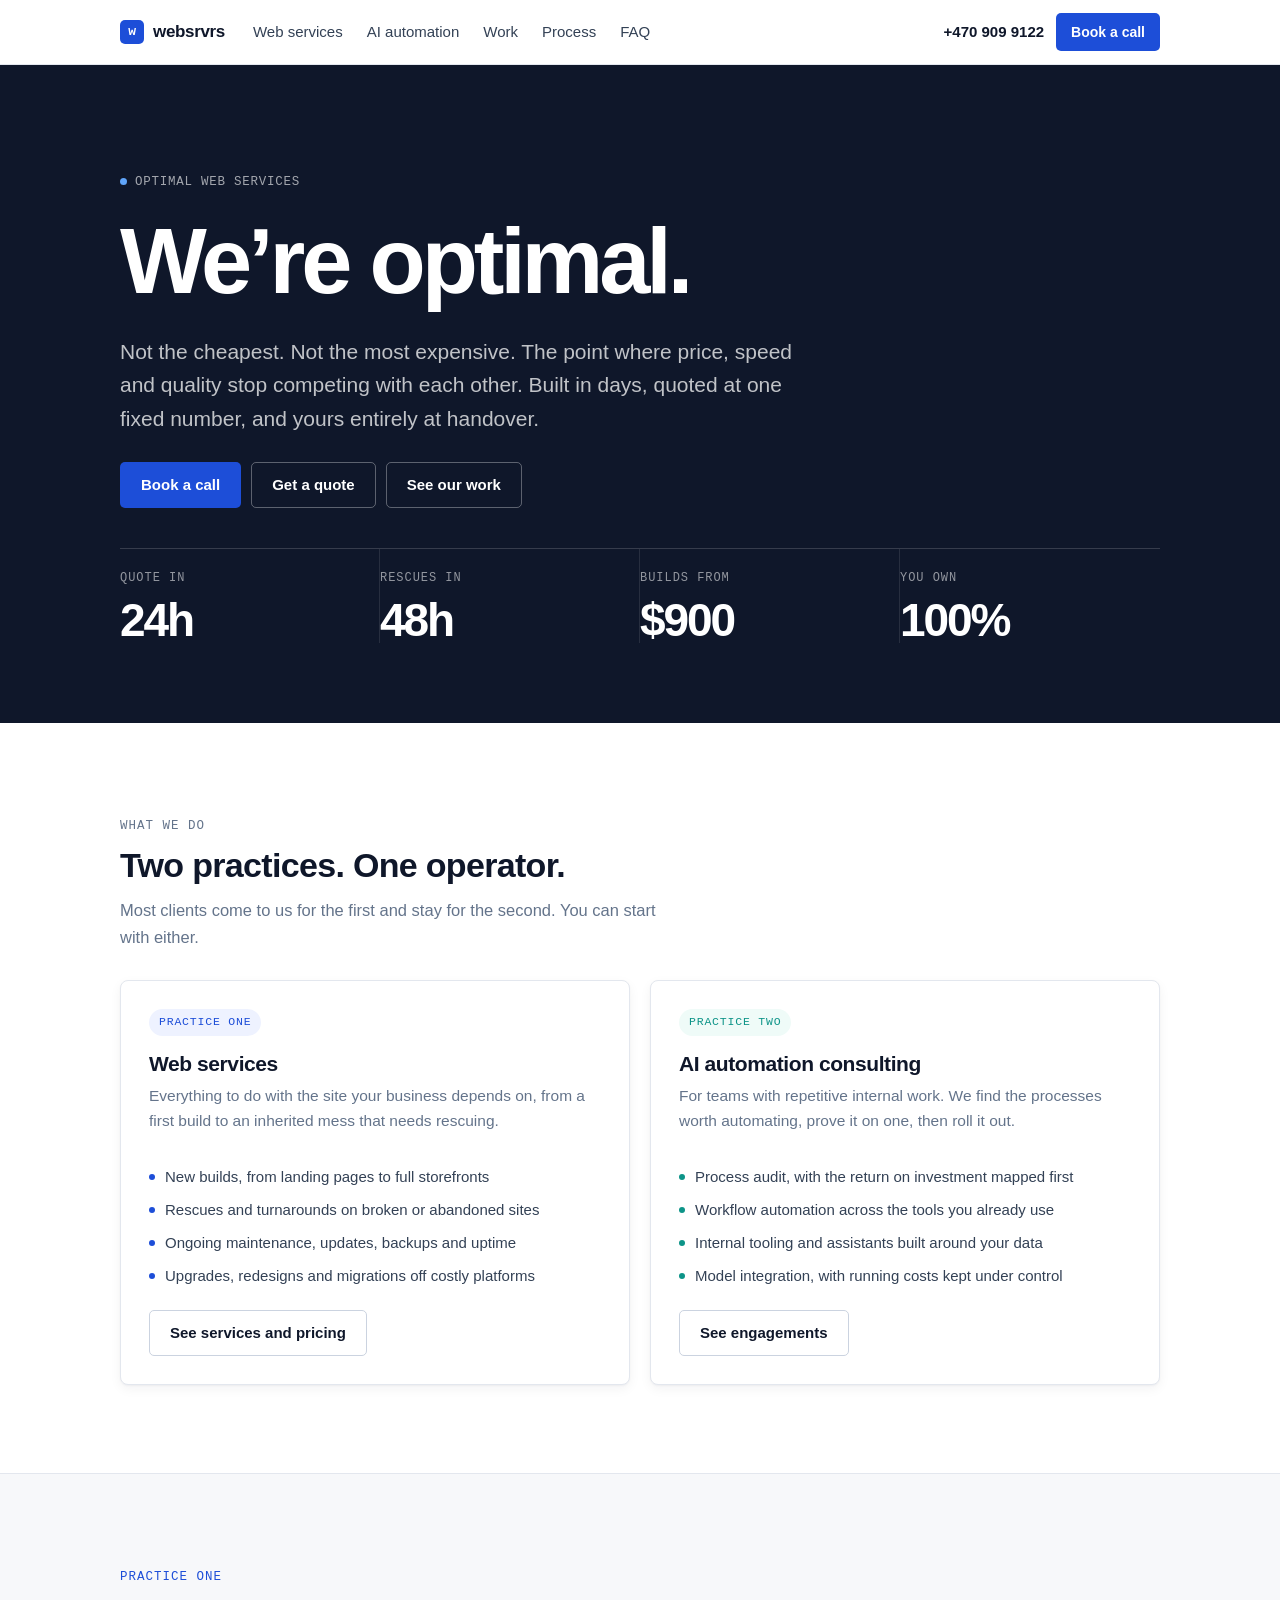
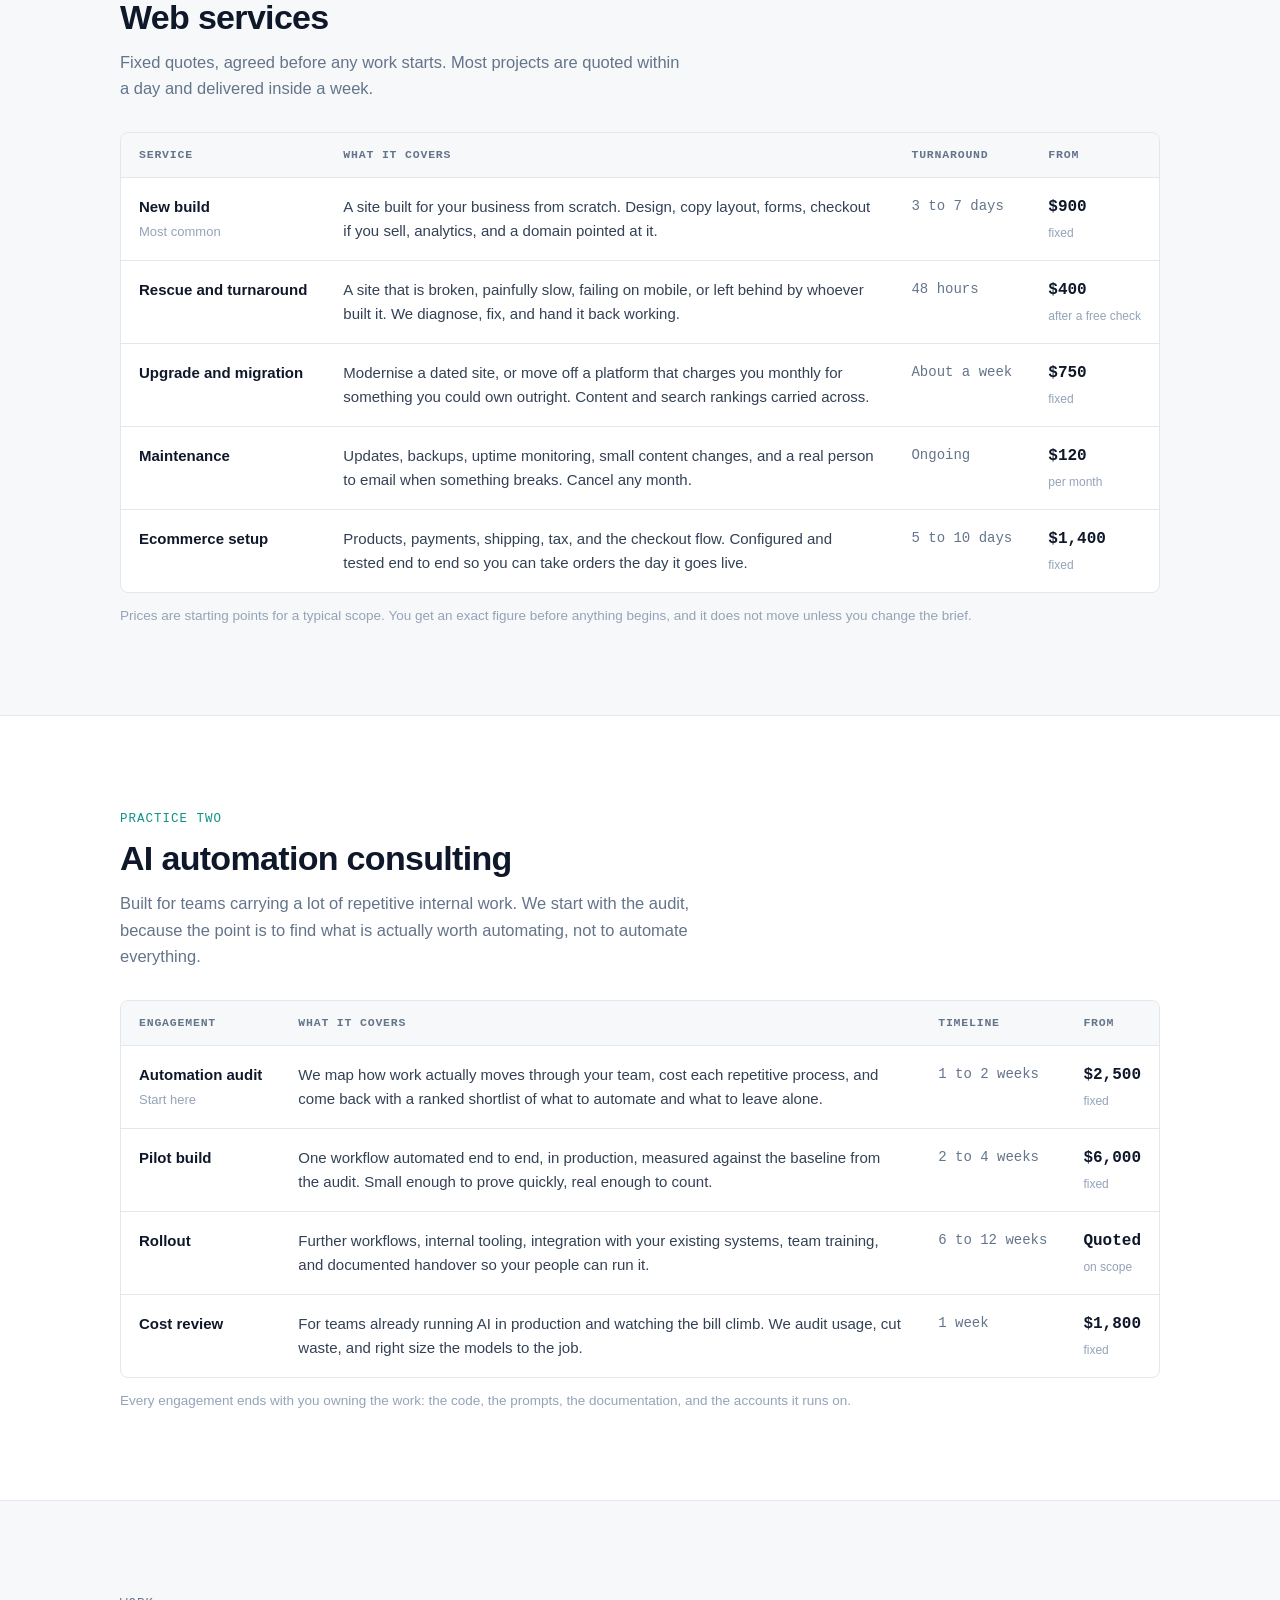
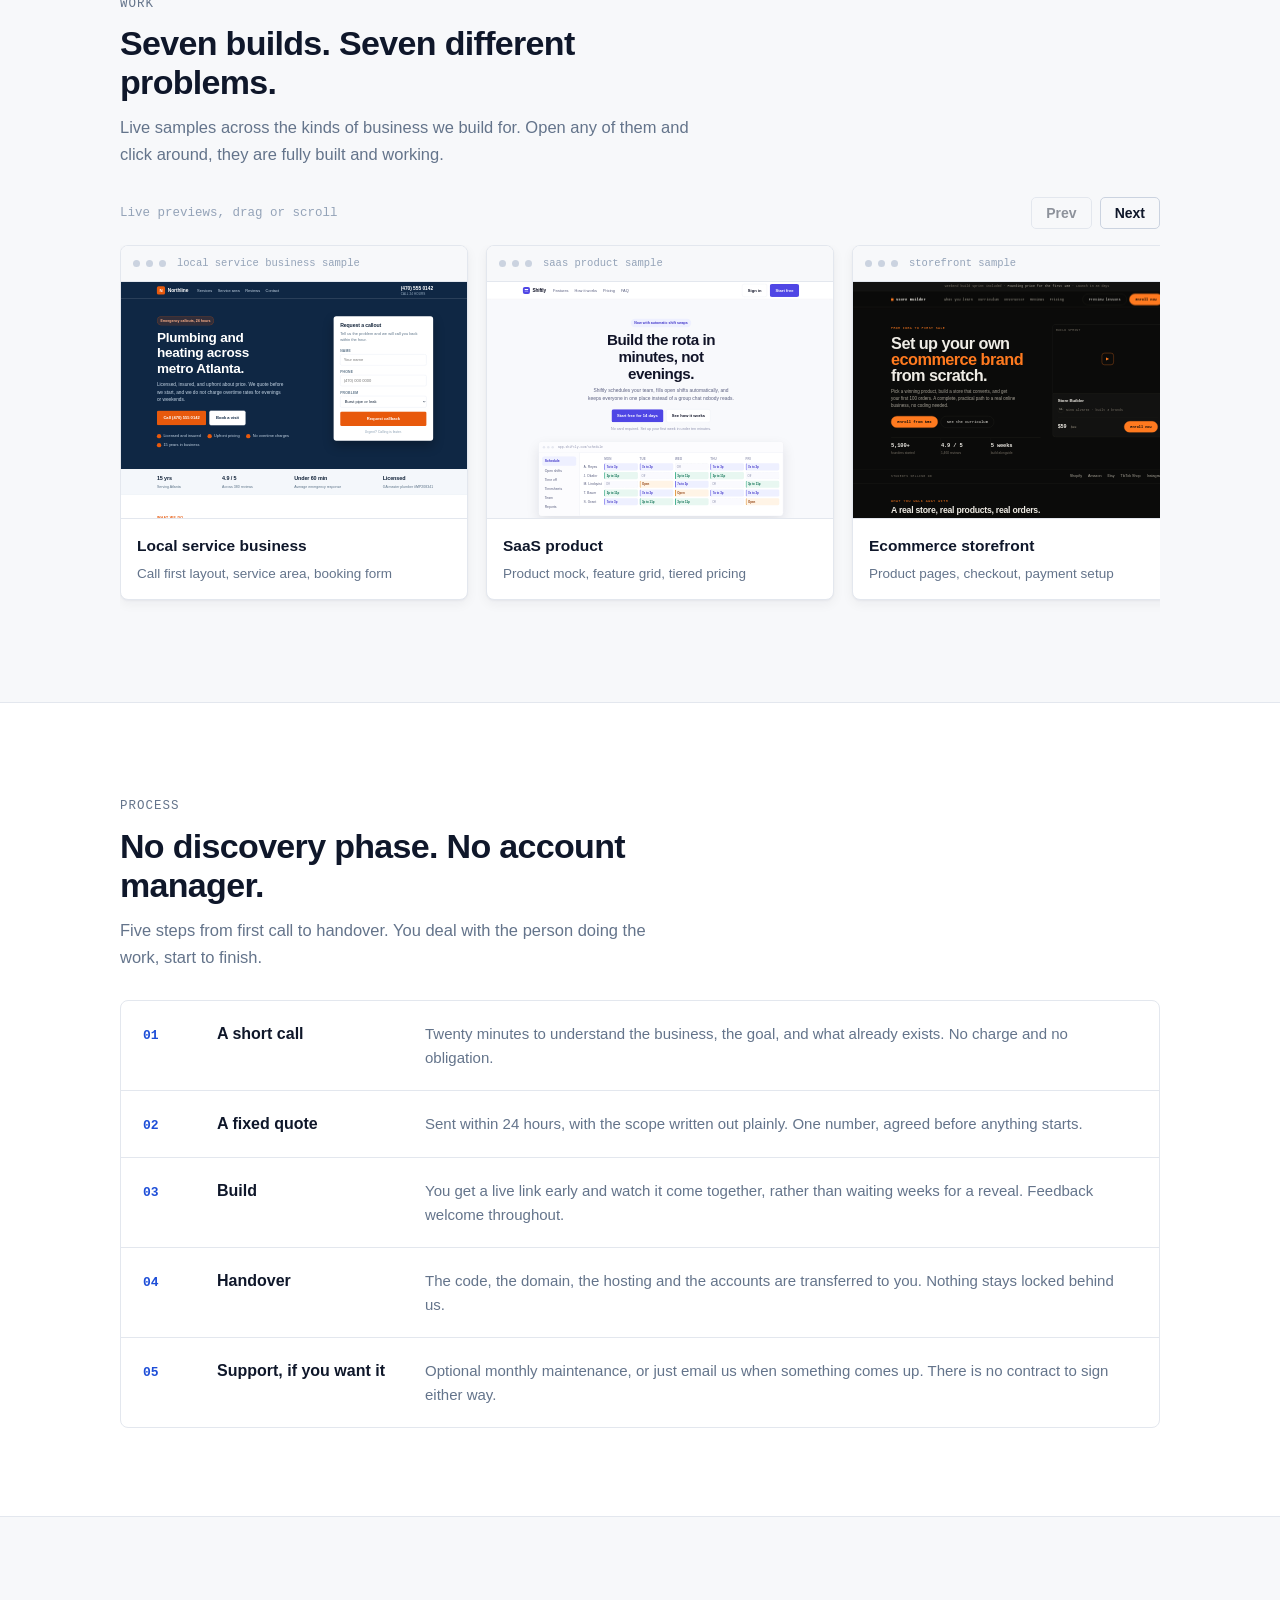
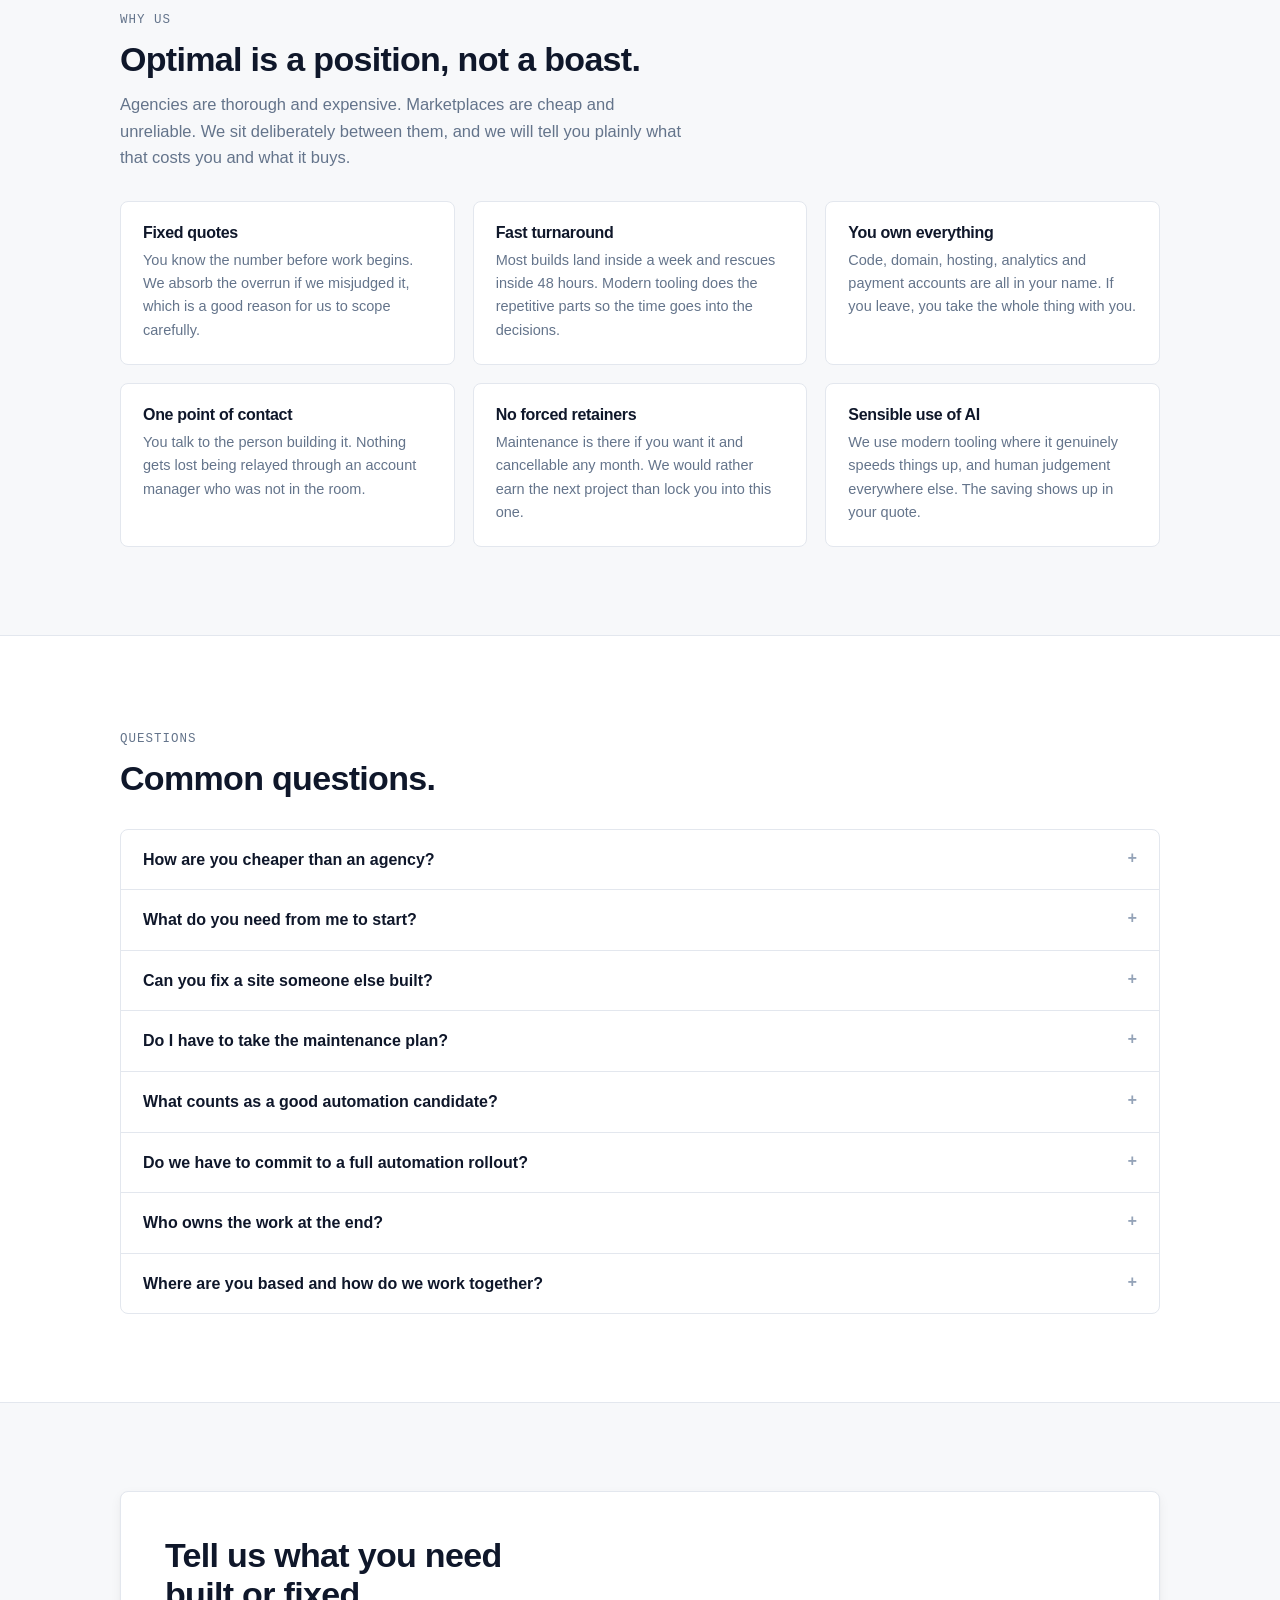
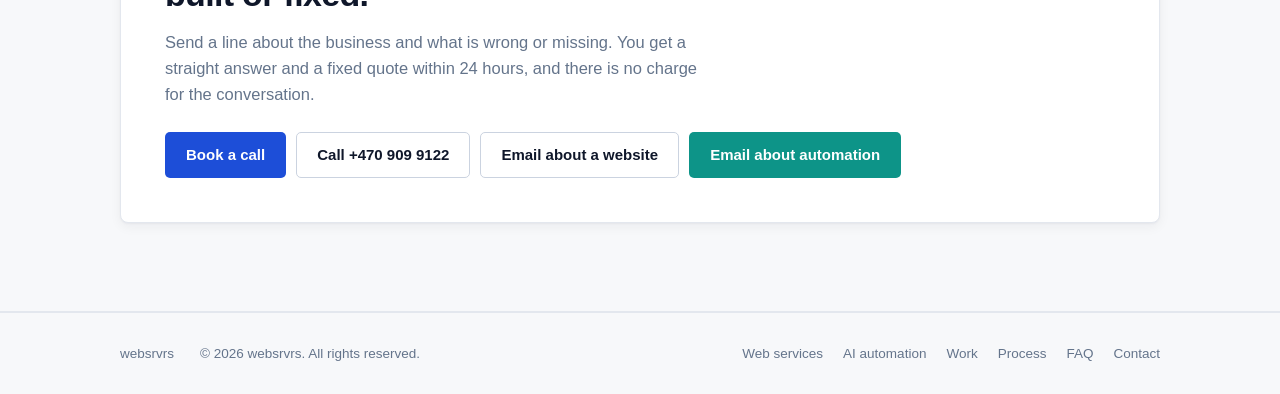
<file: index.html>
<!DOCTYPE html>
<html lang="en">
<head>
  <meta charset="UTF-8" />
  <meta name="viewport" content="width=device-width, initial-scale=1.0" />
  <title>websrvrs · we&#8217;re optimal</title>
  <meta name="description" content="Not the cheapest. Not the most expensive. The point where price, speed and quality stop competing. Sites built in days, quoted at one fixed number, yours at handover. Web services and AI automation." />
  <meta name="theme-color" content="#ffffff" />
  <link rel="icon" href="favicon.svg" type="image/svg+xml" />
  <meta property="og:title" content="websrvrs · we&#8217;re optimal" />
  <meta property="og:description" content="Quote in 24h. Rescues in 48h. Builds from $900. You own 100%. Web services and AI automation." />
  <meta property="og:type" content="website" />
  <link rel="stylesheet" href="styles.css" />
  <script>document.documentElement.classList.add("js");</script>
</head>
<body id="top">

  <header class="mast" id="mast">
    <div class="wrap mast-in">
      <a href="#top" class="brand"><span class="mk">w</span>websrvrs</a>
      <nav>
        <a href="#services">Web services</a>
        <a href="#automation">AI automation</a>
        <a href="#work">Work</a>
        <a href="#process">Process</a>
        <a href="#faq">FAQ</a>
      </nav>
      <div class="right">
        <a href="tel:+4709099122" class="telhdr">+470 909 9122</a>
        <a href="https://calendly.com/hmk4biz/30min" target="_blank" rel="noopener" class="btn btn-primary btn-sm">Book a call</a>
        <button class="burger" id="burger" aria-label="Menu"><span></span><span></span><span></span></button>
      </div>
    </div>
  </header>

  <main>
    <!-- HERO -->
    <section class="hero">
      <div class="wrap">
        <span class="kick"><i></i>Optimal web services</span>
        <h1>We&#8217;re optimal.</h1>
        <p class="sub">Not the cheapest. Not the most expensive. The point where price, speed and quality stop competing with each other. Built in days, quoted at one fixed number, and yours entirely at handover.</p>
        <div class="acts">
          <a href="https://calendly.com/hmk4biz/30min" target="_blank" rel="noopener" class="btn btn-primary">Book a call</a>
          <a href="#contact" class="btn btn-ondark">Get a quote</a>
          <a href="#work" class="btn btn-ondark">See our work</a>
        </div>
        <dl class="stats">
          <div><dt>Quote in</dt><dd>24h</dd></div>
          <div><dt>Rescues in</dt><dd>48h</dd></div>
          <div><dt>Builds from</dt><dd>$900</dd></div>
          <div><dt>You own</dt><dd>100%</dd></div>
        </dl>
      </div>
    </section>

    <!-- PRACTICES -->
    <section class="sect" id="practices">
      <div class="wrap">
        <div class="shead rise">
          <span class="lbl">What we do</span>
          <h2>Two practices. One operator.</h2>
          <p>Most clients come to us for the first and stay for the second. You can start with either.</p>
        </div>

        <div class="practices">
          <div class="prac web rise">
            <span class="tag">Practice one</span>
            <h3>Web services</h3>
            <p>Everything to do with the site your business depends on, from a first build to an inherited mess that needs rescuing.</p>
            <ul>
              <li>New builds, from landing pages to full storefronts</li>
              <li>Rescues and turnarounds on broken or abandoned sites</li>
              <li>Ongoing maintenance, updates, backups and uptime</li>
              <li>Upgrades, redesigns and migrations off costly platforms</li>
            </ul>
            <a href="#services" class="btn btn-ghost">See services and pricing</a>
          </div>

          <div class="prac ai rise">
            <span class="tag">Practice two</span>
            <h3>AI automation consulting</h3>
            <p>For teams with repetitive internal work. We find the processes worth automating, prove it on one, then roll it out.</p>
            <ul>
              <li>Process audit, with the return on investment mapped first</li>
              <li>Workflow automation across the tools you already use</li>
              <li>Internal tooling and assistants built around your data</li>
              <li>Model integration, with running costs kept under control</li>
            </ul>
            <a href="#automation" class="btn btn-ghost">See engagements</a>
          </div>
        </div>
      </div>
    </section>

    <!-- WEB SERVICES -->
    <section class="sect sink" id="services">
      <div class="wrap">
        <div class="shead rise">
          <span class="lbl web">Practice one</span>
          <h2>Web services</h2>
          <p>Fixed quotes, agreed before any work starts. Most projects are quoted within a day and delivered inside a week.</p>
        </div>
        <div class="tbl-scroll rise">
          <table>
            <thead>
              <tr><th>Service</th><th>What it covers</th><th>Turnaround</th><th>From</th></tr>
            </thead>
            <tbody>
              <tr>
                <td class="svc">New build<small>Most common</small></td>
                <td>A site built for your business from scratch. Design, copy layout, forms, checkout if you sell, analytics, and a domain pointed at it.</td>
                <td class="turn">3 to 7 days</td>
                <td class="from">$900<small>fixed</small></td>
              </tr>
              <tr>
                <td class="svc">Rescue and turnaround</td>
                <td>A site that is broken, painfully slow, failing on mobile, or left behind by whoever built it. We diagnose, fix, and hand it back working.</td>
                <td class="turn">48 hours</td>
                <td class="from">$400<small>after a free check</small></td>
              </tr>
              <tr>
                <td class="svc">Upgrade and migration</td>
                <td>Modernise a dated site, or move off a platform that charges you monthly for something you could own outright. Content and search rankings carried across.</td>
                <td class="turn">About a week</td>
                <td class="from">$750<small>fixed</small></td>
              </tr>
              <tr>
                <td class="svc">Maintenance</td>
                <td>Updates, backups, uptime monitoring, small content changes, and a real person to email when something breaks. Cancel any month.</td>
                <td class="turn">Ongoing</td>
                <td class="from">$120<small>per month</small></td>
              </tr>
              <tr>
                <td class="svc">Ecommerce setup</td>
                <td>Products, payments, shipping, tax, and the checkout flow. Configured and tested end to end so you can take orders the day it goes live.</td>
                <td class="turn">5 to 10 days</td>
                <td class="from">$1,400<small>fixed</small></td>
              </tr>
            </tbody>
          </table>
        </div>
        <p class="tbl-note rise">Prices are starting points for a typical scope. You get an exact figure before anything begins, and it does not move unless you change the brief.</p>
      </div>
    </section>

    <!-- AI AUTOMATION -->
    <section class="sect" id="automation">
      <div class="wrap">
        <div class="shead rise">
          <span class="lbl ai">Practice two</span>
          <h2>AI automation consulting</h2>
          <p>Built for teams carrying a lot of repetitive internal work. We start with the audit, because the point is to find what is actually worth automating, not to automate everything.</p>
        </div>
        <div class="tbl-scroll rise">
          <table>
            <thead>
              <tr><th>Engagement</th><th>What it covers</th><th>Timeline</th><th>From</th></tr>
            </thead>
            <tbody>
              <tr>
                <td class="svc">Automation audit<small>Start here</small></td>
                <td>We map how work actually moves through your team, cost each repetitive process, and come back with a ranked shortlist of what to automate and what to leave alone.</td>
                <td class="turn">1 to 2 weeks</td>
                <td class="from">$2,500<small>fixed</small></td>
              </tr>
              <tr>
                <td class="svc">Pilot build</td>
                <td>One workflow automated end to end, in production, measured against the baseline from the audit. Small enough to prove quickly, real enough to count.</td>
                <td class="turn">2 to 4 weeks</td>
                <td class="from">$6,000<small>fixed</small></td>
              </tr>
              <tr>
                <td class="svc">Rollout</td>
                <td>Further workflows, internal tooling, integration with your existing systems, team training, and documented handover so your people can run it.</td>
                <td class="turn">6 to 12 weeks</td>
                <td class="from">Quoted<small>on scope</small></td>
              </tr>
              <tr>
                <td class="svc">Cost review</td>
                <td>For teams already running AI in production and watching the bill climb. We audit usage, cut waste, and right size the models to the job.</td>
                <td class="turn">1 week</td>
                <td class="from">$1,800<small>fixed</small></td>
              </tr>
            </tbody>
          </table>
        </div>
        <p class="tbl-note rise">Every engagement ends with you owning the work: the code, the prompts, the documentation, and the accounts it runs on.</p>
      </div>
    </section>

    <!-- WORK -->
    <section class="sect sink" id="work">
      <div class="wrap">
        <div class="shead rise">
          <span class="lbl">Work</span>
          <h2>Seven builds. Seven different problems.</h2>
          <p>Live samples across the kinds of business we build for. Open any of them and click around, they are fully built and working.</p>
        </div>

        <div class="rise">
          <div class="cara-head">
            <span class="hint">Live previews, drag or scroll</span>
            <div class="navs">
              <button class="btn btn-ghost btn-sm" id="prev" type="button">Prev</button>
              <button class="btn btn-ghost btn-sm" id="next" type="button">Next</button>
            </div>
          </div>
          <div class="track" id="track">
            <a class="card" href="work/local/">
              <div class="card-bar"><i></i><i></i><i></i><span class="u">local service business sample</span></div>
              <div class="card-view"><iframe src="work/local/" title="Local service business sample" loading="lazy" tabindex="-1" aria-hidden="true"></iframe></div>
              <div class="card-cap"><b>Local service business</b><span>Call first layout, service area, booking form</span></div>
            </a>
            <a class="card" href="work/saas/">
              <div class="card-bar"><i></i><i></i><i></i><span class="u">saas product sample</span></div>
              <div class="card-view"><iframe src="work/saas/" title="SaaS product sample" loading="lazy" tabindex="-1" aria-hidden="true"></iframe></div>
              <div class="card-cap"><b>SaaS product</b><span>Product mock, feature grid, tiered pricing</span></div>
            </a>
            <a class="card" href="work/storefront/">
              <div class="card-bar"><i></i><i></i><i></i><span class="u">storefront sample</span></div>
              <div class="card-view"><iframe src="work/storefront/" title="Storefront sample" loading="lazy" tabindex="-1" aria-hidden="true"></iframe></div>
              <div class="card-cap"><b>Ecommerce storefront</b><span>Product pages, checkout, payment setup</span></div>
            </a>
            <a class="card" href="work/booking/">
              <div class="card-bar"><i></i><i></i><i></i><span class="u">service business sample</span></div>
              <div class="card-view"><iframe src="work/booking/" title="Service business sample" loading="lazy" tabindex="-1" aria-hidden="true"></iframe></div>
              <div class="card-cap"><b>Service business</b><span>Editorial layout, booked sessions, enquiries</span></div>
            </a>
            <a class="card" href="work/membership/">
              <div class="card-bar"><i></i><i></i><i></i><span class="u">membership sample</span></div>
              <div class="card-view"><iframe src="work/membership/" title="Membership sample" loading="lazy" tabindex="-1" aria-hidden="true"></iframe></div>
              <div class="card-cap"><b>Membership and community</b><span>Recurring access, tiers, member area</span></div>
            </a>
            <a class="card" href="work/program/">
              <div class="card-bar"><i></i><i></i><i></i><span class="u">program sample</span></div>
              <div class="card-view"><iframe src="work/program/" title="Program sample" loading="lazy" tabindex="-1" aria-hidden="true"></iframe></div>
              <div class="card-cap"><b>Program and enrolment</b><span>Curriculum, tiers, sign up flow</span></div>
            </a>
            <a class="card" href="work/digital/">
              <div class="card-bar"><i></i><i></i><i></i><span class="u">digital product sample</span></div>
              <div class="card-view"><iframe src="work/digital/" title="Digital product sample" loading="lazy" tabindex="-1" aria-hidden="true"></iframe></div>
              <div class="card-cap"><b>Digital product</b><span>Landing page, pricing tiers, instant delivery</span></div>
            </a>
          </div>
        </div>
      </div>
    </section>

    <!-- PROCESS -->
    <section class="sect" id="process">
      <div class="wrap">
        <div class="shead rise">
          <span class="lbl">Process</span>
          <h2>No discovery phase. No account manager.</h2>
          <p>Five steps from first call to handover. You deal with the person doing the work, start to finish.</p>
        </div>
        <div class="steps rise">
          <div class="step"><span class="n">01</span><span class="t">A short call</span><span class="d">Twenty minutes to understand the business, the goal, and what already exists. No charge and no obligation.</span></div>
          <div class="step"><span class="n">02</span><span class="t">A fixed quote</span><span class="d">Sent within 24 hours, with the scope written out plainly. One number, agreed before anything starts.</span></div>
          <div class="step"><span class="n">03</span><span class="t">Build</span><span class="d">You get a live link early and watch it come together, rather than waiting weeks for a reveal. Feedback welcome throughout.</span></div>
          <div class="step"><span class="n">04</span><span class="t">Handover</span><span class="d">The code, the domain, the hosting and the accounts are transferred to you. Nothing stays locked behind us.</span></div>
          <div class="step"><span class="n">05</span><span class="t">Support, if you want it</span><span class="d">Optional monthly maintenance, or just email us when something comes up. There is no contract to sign either way.</span></div>
        </div>
      </div>
    </section>

    <!-- WHY -->
    <section class="sect sink" id="why">
      <div class="wrap">
        <div class="shead rise">
          <span class="lbl">Why us</span>
          <h2>Optimal is a position, not a boast.</h2>
          <p>Agencies are thorough and expensive. Marketplaces are cheap and unreliable. We sit deliberately between them, and we will tell you plainly what that costs you and what it buys.</p>
        </div>
        <div class="why">
          <div class="c rise"><h3>Fixed quotes</h3><p>You know the number before work begins. We absorb the overrun if we misjudged it, which is a good reason for us to scope carefully.</p></div>
          <div class="c rise"><h3>Fast turnaround</h3><p>Most builds land inside a week and rescues inside 48 hours. Modern tooling does the repetitive parts so the time goes into the decisions.</p></div>
          <div class="c rise"><h3>You own everything</h3><p>Code, domain, hosting, analytics and payment accounts are all in your name. If you leave, you take the whole thing with you.</p></div>
          <div class="c rise"><h3>One point of contact</h3><p>You talk to the person building it. Nothing gets lost being relayed through an account manager who was not in the room.</p></div>
          <div class="c rise"><h3>No forced retainers</h3><p>Maintenance is there if you want it and cancellable any month. We would rather earn the next project than lock you into this one.</p></div>
          <div class="c rise"><h3>Sensible use of AI</h3><p>We use modern tooling where it genuinely speeds things up, and human judgement everywhere else. The saving shows up in your quote.</p></div>
        </div>
      </div>
    </section>

    <!-- FAQ -->
    <section class="sect" id="faq">
      <div class="wrap">
        <div class="shead rise">
          <span class="lbl">Questions</span>
          <h2>Common questions.</h2>
        </div>
        <div class="faq rise">
          <details>
            <summary><span>How are you cheaper than an agency?</span><span class="pl">+</span></summary>
            <div class="ans">No offices, no account layer, and no sales team to fund. We also use modern tooling for the repetitive parts of a build, so the hours that get billed are the ones that actually needed judgement. You are paying for the work rather than the overhead around it.</div>
          </details>
          <details>
            <summary><span>What do you need from me to start?</span><span class="pl">+</span></summary>
            <div class="ans">Whatever you already have. Logos, copy, product photos, an old site, a rough sketch, or nothing but a conversation. We work from the state you are in rather than asking you to prepare a brief first.</div>
          </details>
          <details>
            <summary><span>Can you fix a site someone else built?</span><span class="pl">+</span></summary>
            <div class="ans">Yes, that is a large part of what we do. Send us the URL and we will tell you honestly whether it is worth repairing or cheaper to rebuild. The initial check costs nothing.</div>
          </details>
          <details>
            <summary><span>Do I have to take the maintenance plan?</span><span class="pl">+</span></summary>
            <div class="ans">No. It exists because most clients would rather not think about updates and backups, but the site is yours either way and it will keep running without us.</div>
          </details>
          <details>
            <summary><span>What counts as a good automation candidate?</span><span class="pl">+</span></summary>
            <div class="ans">Work that is repetitive, rule based, high volume, and currently done by a person reading and retyping things. Quoting, intake, triage, reporting, data entry between systems. The audit exists to find these rather than guess at them.</div>
          </details>
          <details>
            <summary><span>Do we have to commit to a full automation rollout?</span><span class="pl">+</span></summary>
            <div class="ans">No. The audit stands alone and is useful on its own, and the pilot is deliberately small so you can judge the result before committing further. Many clients stop after the pilot, and that is a fine outcome.</div>
          </details>
          <details>
            <summary><span>Who owns the work at the end?</span><span class="pl">+</span></summary>
            <div class="ans">You do, in every case. Code, documentation, prompts, domains and accounts are transferred into your name at handover. There is no licence and no dependency on us continuing.</div>
          </details>
          <details>
            <summary><span>Where are you based and how do we work together?</span><span class="pl">+</span></summary>
            <div class="ans">We work remotely with clients across time zones, over email and scheduled calls. Most projects need one call at the start and one at handover, and everything between is asynchronous.</div>
          </details>
        </div>
      </div>
    </section>

    <!-- CONTACT -->
    <section class="sect sink" id="contact">
      <div class="wrap">
        <div class="cta rise">
          <h2>Tell us what you need built or fixed.</h2>
          <p>Send a line about the business and what is wrong or missing. You get a straight answer and a fixed quote within 24 hours, and there is no charge for the conversation.</p>
          <div class="acts">
            <a class="btn btn-primary" href="https://calendly.com/hmk4biz/30min" target="_blank" rel="noopener">Book a call</a>
            <a class="btn btn-ghost" href="tel:+4709099122">Call +470 909 9122</a>
            <a class="btn btn-ghost" href="mailto:hmk4biz@gmail.com?subject=Website%20enquiry&body=Hi%2C%0D%0A%0D%0ABusiness%3A%0D%0ACurrent%20site%20(if%20any)%3A%0D%0AWhat%20I%20need%3A%0D%0ATimeline%3A%0D%0A">Email about a website</a>
            <a class="btn btn-ai" href="mailto:hmk4biz@gmail.com?subject=AI%20automation%20enquiry&body=Hi%2C%0D%0A%0D%0ACompany%3A%0D%0ATeam%20size%3A%0D%0AThe%20repetitive%20work%20we%20want%20to%20look%20at%3A%0D%0A">Email about automation</a>
          </div>
        </div>
      </div>
    </section>
  </main>

  <footer class="foot">
    <div class="wrap foot-in">
      <span>websrvrs</span>
      <span>&#169; 2026 websrvrs. All rights reserved.</span>
      <nav>
        <a href="#services">Web services</a>
        <a href="#automation">AI automation</a>
        <a href="#work">Work</a>
        <a href="#process">Process</a>
        <a href="#faq">FAQ</a>
        <a href="#contact">Contact</a>
      </nav>
    </div>
  </footer>

  <script src="script.js"></script>
</body>
</html>
</file>
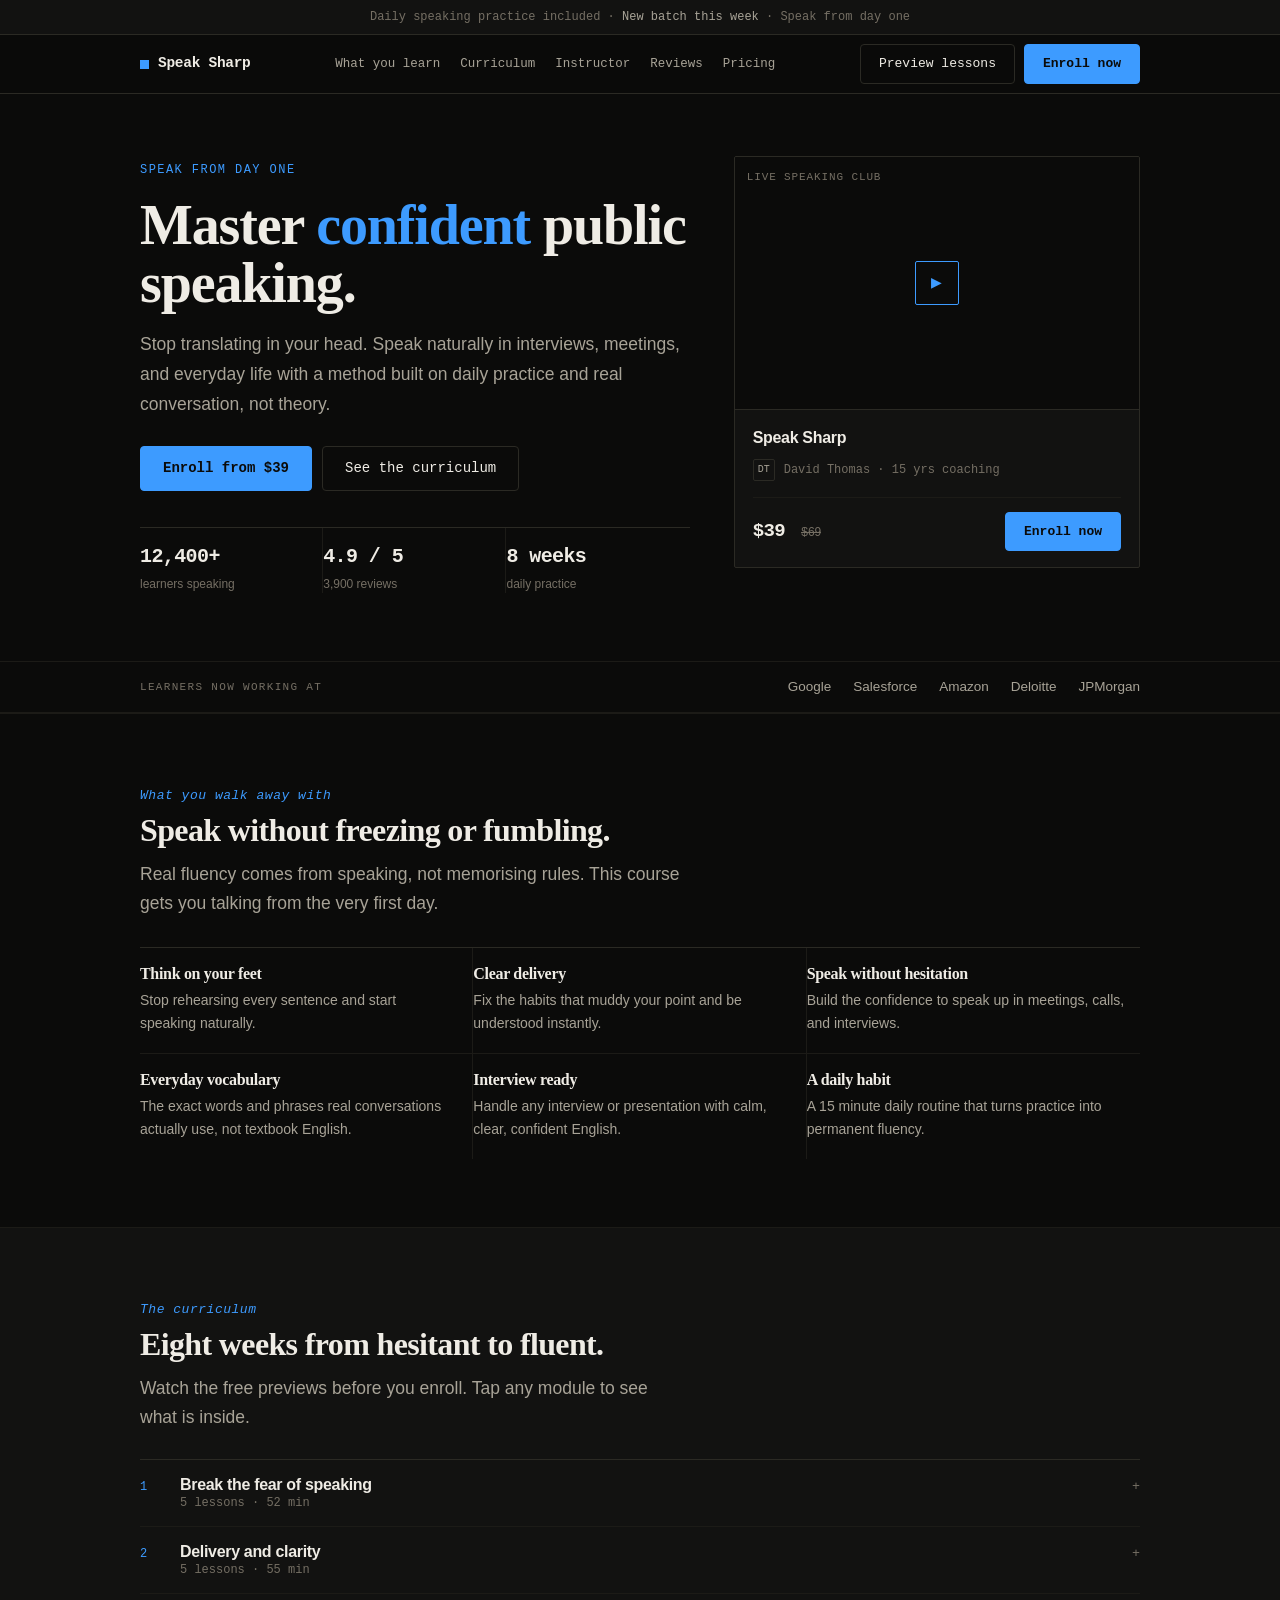
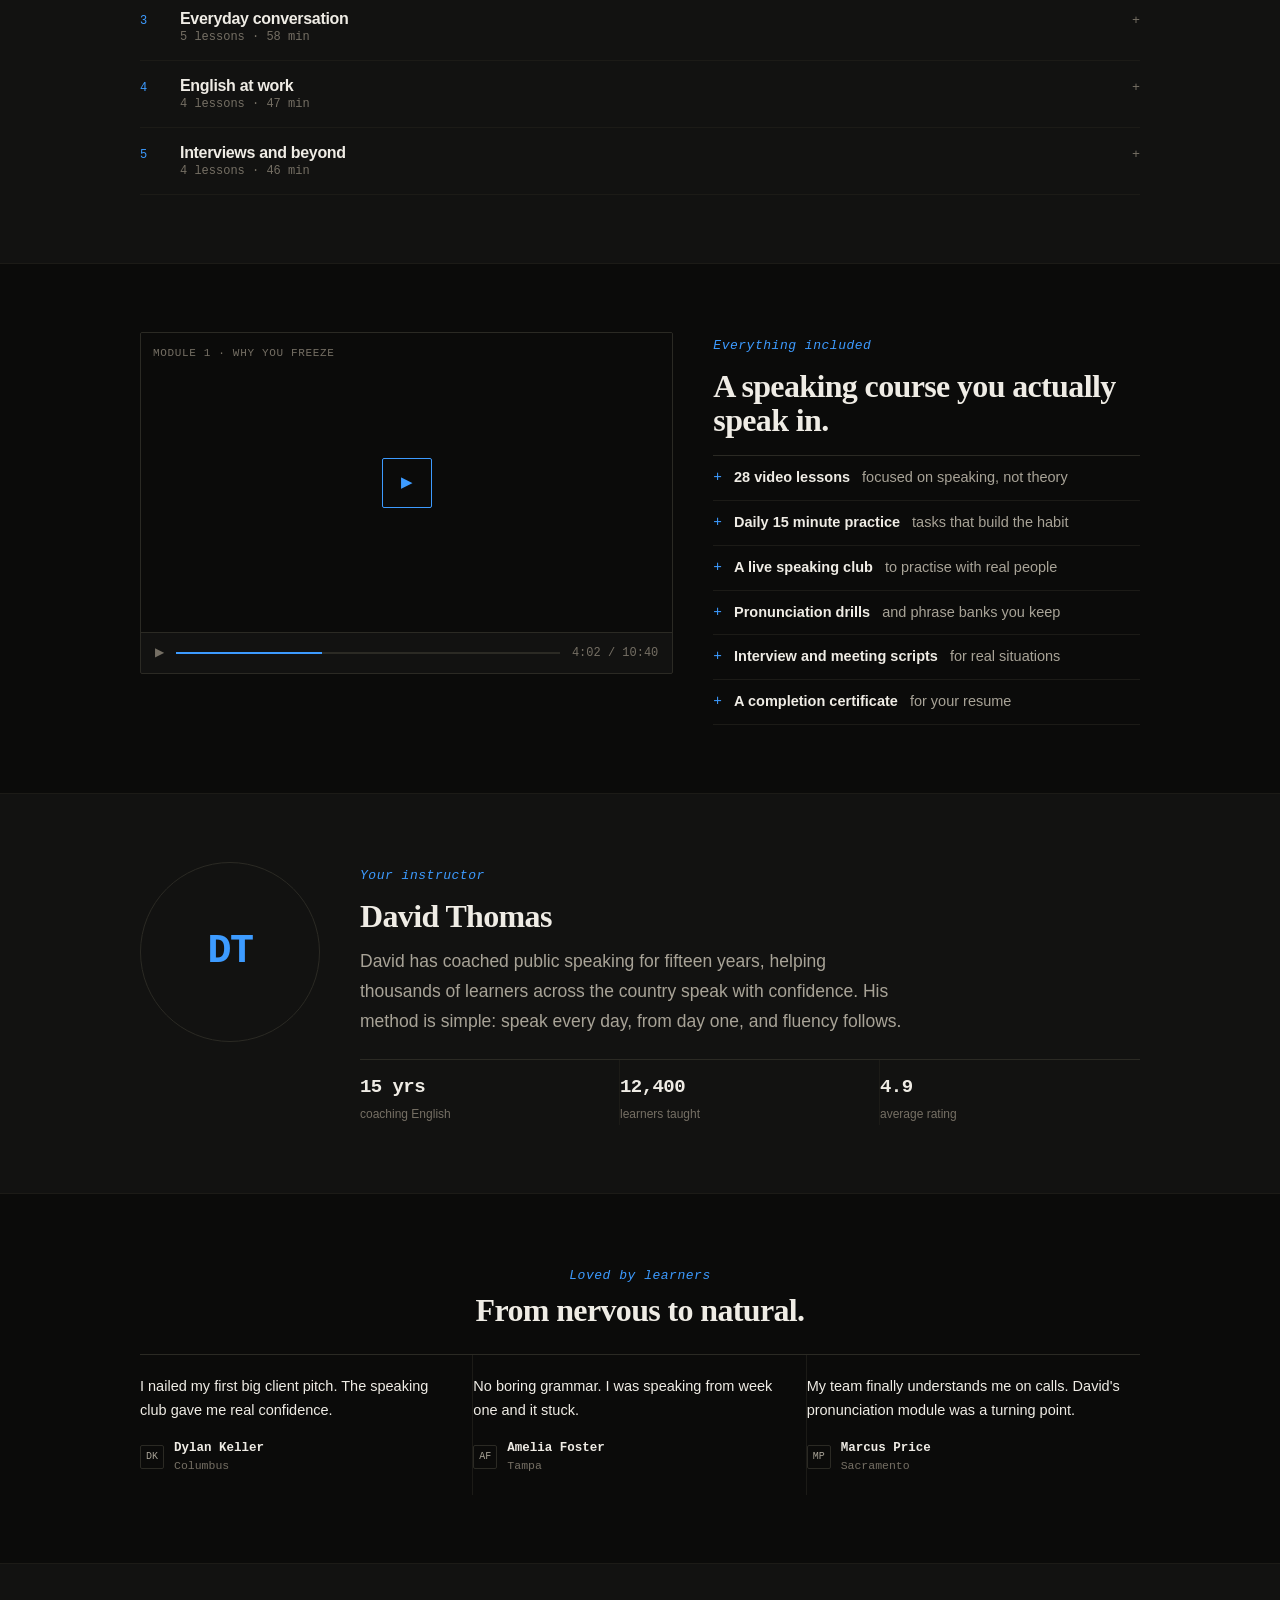
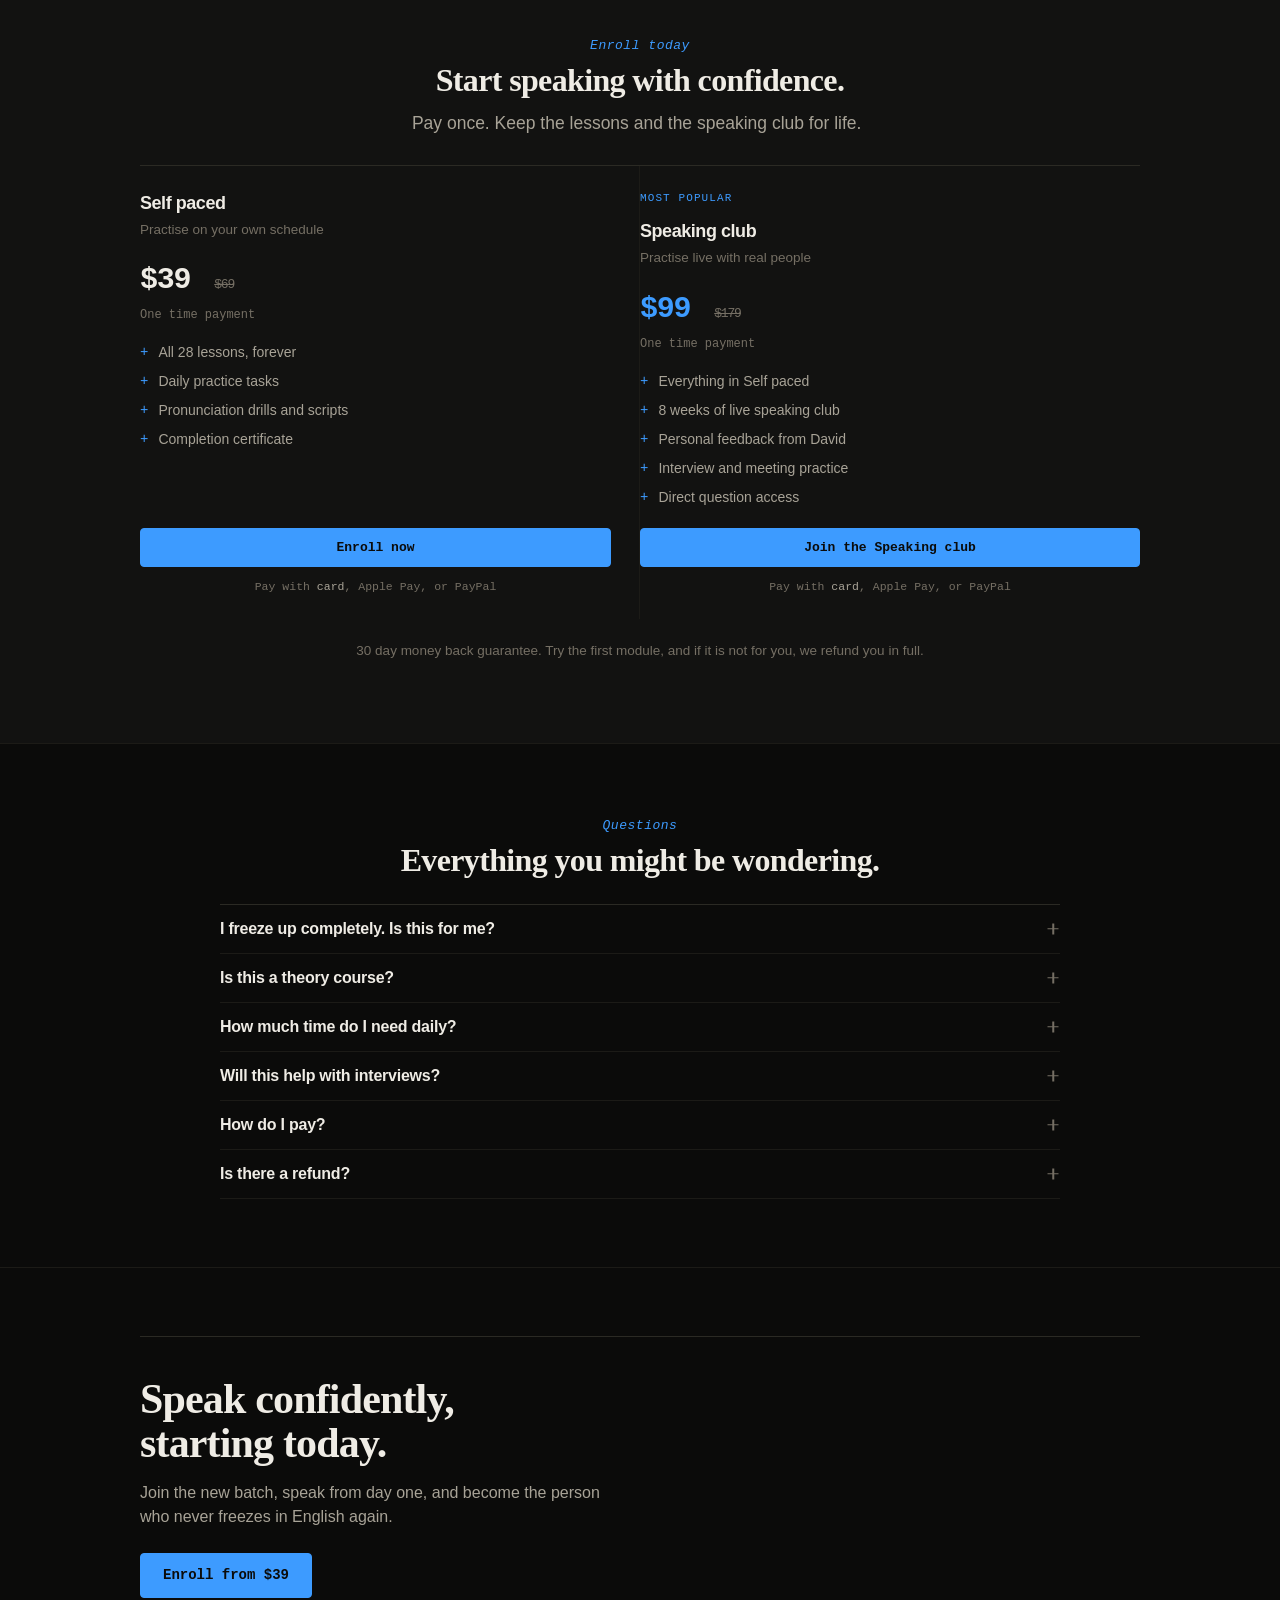
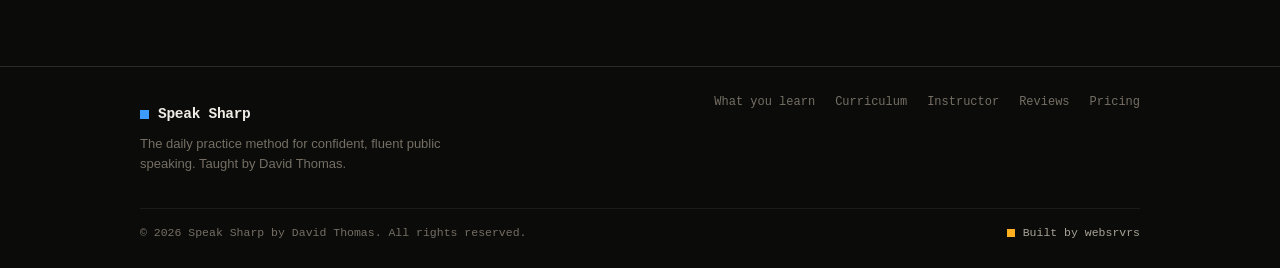
<file: work/booking/index.html>
<!DOCTYPE html>
<html lang="en">
<head>
  <meta charset="UTF-8" />
  <meta name="viewport" content="width=device-width, initial-scale=1.0" />
  <title>Speak Sharp · Master Confident Public Speaking</title>
  <meta name="description" content="Speak with confidence in interviews, meetings, and on stage. Daily practice, real conversation, and a proven method. Taught by David Thomas. Enroll now." />
  <meta name="theme-color" content="#0b0b0a" />
  <link rel="icon" href="data:image/svg+xml,%3Csvg xmlns='http://www.w3.org/2000/svg' viewBox='0 0 64 64'%3E%3Crect width='64' height='64' fill='%230b0b0a'/%3E%3Crect x='10' y='10' width='44' height='44' fill='%233d9bff'/%3E%3C/svg%3E" />
  <link rel="stylesheet" href="../skeleton.css" />
  <style>:root { --accent: #3d9bff; }</style>
</head>
<body id="top" class="v-editorial">
  <div class="announce">Daily speaking practice included · <b>New batch this week</b> · Speak from day one</div>

  <header class="header" id="header">
    <div class="container nav">
      <a href="#top" class="brand"><span class="mark">S</span> Speak Sharp</a>
      <nav class="nav-links"><a href="#learn">What you learn</a><a href="#curriculum">Curriculum</a><a href="#instructor">Instructor</a><a href="#reviews">Reviews</a><a href="#pricing">Pricing</a></nav>
      <div class="nav-cta"><a href="#curriculum" class="btn btn-ghost">Preview lessons</a><a href="#pricing" class="btn btn-grad">Enroll now</a></div>
      <button class="nav-toggle" id="navToggle" aria-label="Menu"><span></span><span></span><span></span></button>
    </div>
  </header>

  <main>
    <section class="hero">
      <div class="container hero-grid">
        <div>
          <span class="pill">Speak from day one</span>
          <h1 class="display">Master <span class="grad-text">confident</span> public speaking.</h1>
          <p class="lead">Stop translating in your head. Speak naturally in interviews, meetings, and everyday life with a method built on daily practice and real conversation, not theory.</p>
          <div class="hero-actions"><a href="#pricing" class="btn btn-grad btn-lg">Enroll from $39</a><a href="#curriculum" class="btn btn-ghost btn-lg">See the curriculum</a></div>
          <div class="hero-meta"><div class="m"><b>12,400+</b><span>learners speaking</span></div><div class="m"><b class="rating">4.9 / 5</b><span>3,900 reviews</span></div><div class="m"><b>8 weeks</b><span>daily practice</span></div></div>
        </div>
        <div class="course-card" aria-hidden="true">
          <div class="cc-cover"><span class="badge">Live speaking club</span><div class="pbtn">▶</div></div>
          <div class="cc-body"><div class="cc-title">Speak Sharp</div><div class="cc-instr"><span class="av">DT</span> David Thomas · 15 yrs coaching</div><div class="cc-buy"><div class="cc-price">$39 <small>$69</small></div><a class="btn btn-grad" href="#pricing">Enroll now</a></div></div>
        </div>
      </div>
    </section>

    <div class="proof"><div class="container proof-inner"><span class="lab">Learners now working at</span><div class="brands"><span>Google</span><span>Salesforce</span><span>Amazon</span><span>Deloitte</span><span>JPMorgan</span></div></div></div>

    <section class="section" id="learn">
      <div class="container">
        <div class="section-head"><span class="eyebrow">What you walk away with</span><h2 class="h2">Speak without freezing or fumbling.</h2><p class="lead">Real fluency comes from speaking, not memorising rules. This course gets you talking from the very first day.</p></div>
        <div class="grid grid-3 mt-40">
          <div class="card"><h3 class="h3">Think on your feet</h3><p>Stop rehearsing every sentence and start speaking naturally.</p></div>
          <div class="card"><h3 class="h3">Clear delivery</h3><p>Fix the habits that muddy your point and be understood instantly.</p></div>
          <div class="card"><h3 class="h3">Speak without hesitation</h3><p>Build the confidence to speak up in meetings, calls, and interviews.</p></div>
          <div class="card"><h3 class="h3">Everyday vocabulary</h3><p>The exact words and phrases real conversations actually use, not textbook English.</p></div>
          <div class="card"><h3 class="h3">Interview ready</h3><p>Handle any interview or presentation with calm, clear, confident English.</p></div>
          <div class="card"><h3 class="h3">A daily habit</h3><p>A 15 minute daily routine that turns practice into permanent fluency.</p></div>
        </div>
      </div>
    </section>

    <section class="section bg-soft" id="curriculum">
      <div class="container">
        <div class="section-head"><span class="eyebrow">The curriculum</span><h2 class="h2">Eight weeks from hesitant to fluent.</h2><p class="lead">Watch the free previews before you enroll. Tap any module to see what is inside.</p></div>
        <div class="curr">
          <div class="mod"><button class="mod-head"><span class="n">1</span><span class="t"><b>Break the fear of speaking</b><span>5 lessons · 52 min</span></span><span class="chev">+</span></button><div class="mod-body">
            <div class="lesson">Why you freeze, and how to stop <span class="free">Free preview</span><span class="dur">10:40</span></div>
            <div class="lesson">Speaking from day one <span class="dur">10:20</span></div>
            <div class="lesson">Thinking directly in English <span class="dur">10:50</span></div>
            <div class="lesson">Your first daily practice <span class="dur">09:30</span></div>
            <div class="lesson">Recording and reviewing yourself <span class="dur">10:20</span></div>
          </div></div>
          <div class="mod"><button class="mod-head"><span class="n">2</span><span class="t"><b>Delivery and clarity</b><span>5 lessons · 55 min</span></span><span class="chev">+</span></button><div class="mod-body">
            <div class="lesson">Filler words that undercut you <span class="free">Free preview</span><span class="dur">11:20</span></div>
            <div class="lesson">Rhythm and stress <span class="dur">11:00</span></div>
            <div class="lesson">Slowing down to be understood <span class="dur">10:40</span></div>
            <div class="lesson">Connected speech <span class="dur">11:10</span></div>
            <div class="lesson">Daily delivery drills <span class="dur">10:50</span></div>
          </div></div>
          <div class="mod"><button class="mod-head"><span class="n">3</span><span class="t"><b>Everyday conversation</b><span>5 lessons · 58 min</span></span><span class="chev">+</span></button><div class="mod-body">
            <div class="lesson">Small talk that flows <span class="dur">11:40</span></div>
            <div class="lesson">Asking and answering naturally <span class="dur">11:20</span></div>
            <div class="lesson">Phrases for real life <span class="dur">11:50</span></div>
            <div class="lesson">On the phone and on calls <span class="dur">11:30</span></div>
            <div class="lesson">Speaking club practice <span class="dur">12:00</span></div>
          </div></div>
          <div class="mod"><button class="mod-head"><span class="n">4</span><span class="t"><b>English at work</b><span>4 lessons · 47 min</span></span><span class="chev">+</span></button><div class="mod-body">
            <div class="lesson">Meetings and speaking up <span class="dur">12:00</span></div>
            <div class="lesson">Presenting with confidence <span class="dur">11:40</span></div>
            <div class="lesson">Professional email and chat <span class="dur">11:20</span></div>
            <div class="lesson">Handling difficult conversations <span class="dur">11:30</span></div>
          </div></div>
          <div class="mod"><button class="mod-head"><span class="n">5</span><span class="t"><b>Interviews and beyond</b><span>4 lessons · 46 min</span></span><span class="chev">+</span></button><div class="mod-body">
            <div class="lesson">Introducing yourself powerfully <span class="dur">11:20</span></div>
            <div class="lesson">Common interview questions <span class="dur">11:40</span></div>
            <div class="lesson">Staying calm under pressure <span class="dur">11:00</span></div>
            <div class="lesson">Your fluency for life plan <span class="dur">12:00</span></div>
          </div></div>
        </div>
      </div>
    </section>

    <section class="section">
      <div class="container player-wrap">
        <div class="player" aria-hidden="true"><div class="player-video"><span class="badge">Module 1 · Why you freeze</span><div class="pbtn">▶</div></div><div class="player-bar"><span>▶</span><div class="track"><i></i></div><span class="time">4:02 / 10:40</span></div></div>
        <div>
          <span class="eyebrow">Everything included</span><h2 class="h2 mt-24">A speaking course you actually speak in.</h2>
          <ul class="incl"><li><b>28 video lessons</b> focused on speaking, not theory</li><li><b>Daily 15 minute practice</b> tasks that build the habit</li><li><b>A live speaking club</b> to practise with real people</li><li><b>Pronunciation drills</b> and phrase banks you keep</li><li><b>Interview and meeting scripts</b> for real situations</li><li><b>A completion certificate</b> for your resume</li></ul>
        </div>
      </div>
    </section>

    <section class="section bg-soft" id="instructor">
      <div class="container instructor">
        <div class="avatar" aria-hidden="true"><span class="init">DT</span></div>
        <div><span class="eyebrow">Your instructor</span><h2 class="h2 mt-24">David Thomas</h2><p class="lead mt-24">David has coached public speaking for fifteen years, helping thousands of learners across the country speak with confidence. His method is simple: speak every day, from day one, and fluency follows.</p><div class="stats"><div class="s"><b>15 yrs</b><span>coaching English</span></div><div class="s"><b>12,400</b><span>learners taught</span></div><div class="s"><b>4.9</b><span>average rating</span></div></div></div>
      </div>
    </section>

    <section class="section" id="reviews">
      <div class="container">
        <div class="section-head center"><span class="eyebrow">Loved by learners</span><h2 class="h2">From nervous to natural.</h2></div>
        <div class="tgrid">
          <div class="tcard"><p>I nailed my first big client pitch. The speaking club gave me real confidence.</p><div class="who"><span class="av">DK</span><span><b>Dylan Keller</b><span>Columbus</span></span></div></div>
          <div class="tcard"><p>No boring grammar. I was speaking from week one and it stuck.</p><div class="who"><span class="av">AF</span><span><b>Amelia Foster</b><span>Tampa</span></span></div></div>
          <div class="tcard"><p>My team finally understands me on calls. David's pronunciation module was a turning point.</p><div class="who"><span class="av">MP</span><span><b>Marcus Price</b><span>Sacramento</span></span></div></div>
        </div>
      </div>
    </section>

    <section class="section bg-soft" id="pricing">
      <div class="container">
        <div class="section-head center"><span class="eyebrow">Enroll today</span><h2 class="h2">Start speaking with confidence.</h2><p class="lead">Pay once. Keep the lessons and the speaking club for life.</p></div>
        <div class="plans">
          <div class="plan"><div class="pname">Self paced</div><div class="ptag">Practise on your own schedule</div><div class="price">$39 <small>$69</small></div><div class="plan-note">One time payment</div><ul><li>All 28 lessons, forever</li><li>Daily practice tasks</li><li>Pronunciation drills and scripts</li><li>Completion certificate</li></ul><a href="#" class="btn btn-ink">Enroll now</a><div class="upi">Pay with <b>card</b>, Apple Pay, or PayPal</div></div>
          <div class="plan feat"><span class="badge">Most popular</span><div class="pname">Speaking club</div><div class="ptag">Practise live with real people</div><div class="price">$99 <small>$179</small></div><div class="plan-note">One time payment</div><ul><li>Everything in Self paced</li><li>8 weeks of live speaking club</li><li>Personal feedback from David</li><li>Interview and meeting practice</li><li>Direct question access</li></ul><a href="#" class="btn btn-ink">Join the Speaking club</a><div class="upi">Pay with <b>card</b>, Apple Pay, or PayPal</div></div>
        </div>
        <p class="guarantee">30 day money back guarantee. Try the first module, and if it is not for you, we refund you in full.</p>
      </div>
    </section>

    <section class="section">
      <div class="container">
        <div class="section-head center"><span class="eyebrow">Questions</span><h2 class="h2">Everything you might be wondering.</h2></div>
        <div class="faq">
          <div class="faq-item"><button class="faq-q">I freeze up completely. Is this for me? <span class="ic"></span></button><div class="faq-a"><p>Yes. We start from the fear of speaking and build up gently. If you can read this page, you can start today.</p></div></div>
          <div class="faq-item"><button class="faq-q">Is this a theory course? <span class="ic"></span></button><div class="faq-a"><p>No. This is a speaking course. You learn by speaking every day, with just enough structure to sound natural.</p></div></div>
          <div class="faq-item"><button class="faq-q">How much time do I need daily? <span class="ic"></span></button><div class="faq-a"><p>Just 15 to 20 minutes a day. The daily habit is what builds real, lasting fluency.</p></div></div>
          <div class="faq-item"><button class="faq-q">Will this help with interviews? <span class="ic"></span></button><div class="faq-a"><p>Yes. A full module and live practice are built around interviews, meetings, and speaking under pressure.</p></div></div>
          <div class="faq-item"><button class="faq-q">How do I pay? <span class="ic"></span></button><div class="faq-a"><p>Checkout is instant with card, Apple Pay, or PayPal, and your access opens right after payment.</p></div></div>
          <div class="faq-item"><button class="faq-q">Is there a refund? <span class="ic"></span></button><div class="faq-a"><p>Yes. Try the first module, and if it is not right for you within 7 days, we refund you in full.</p></div></div>
        </div>
      </div>
    </section>

    <section class="section"><div class="container"><div class="final"><h2 class="h2">Speak confidently, starting today.</h2><p>Join the new batch, speak from day one, and become the person who never freezes in English again.</p><a href="#pricing" class="btn btn-ghost btn-lg">Enroll from $39</a></div></div></section>
  </main>

  <footer class="footer">
    <div class="container">
      <div class="footer-top"><div><div class="brand"><span class="mark">S</span> Speak Sharp</div><p class="tag">The daily practice method for confident, fluent public speaking. Taught by David Thomas.</p></div><nav class="footer-links"><a href="#learn">What you learn</a><a href="#curriculum">Curriculum</a><a href="#instructor">Instructor</a><a href="#reviews">Reviews</a><a href="#pricing">Pricing</a></nav></div>
      <div class="powered"><span>© 2026 Speak Sharp by David Thomas. All rights reserved.</span><span class="kk"><span class="dot">k</span> <a href="../../">Built by websrvrs</a></span></div>
    </div>
  </footer>
  <script src="../skeleton.js"></script>
</body>
</html>
</file>
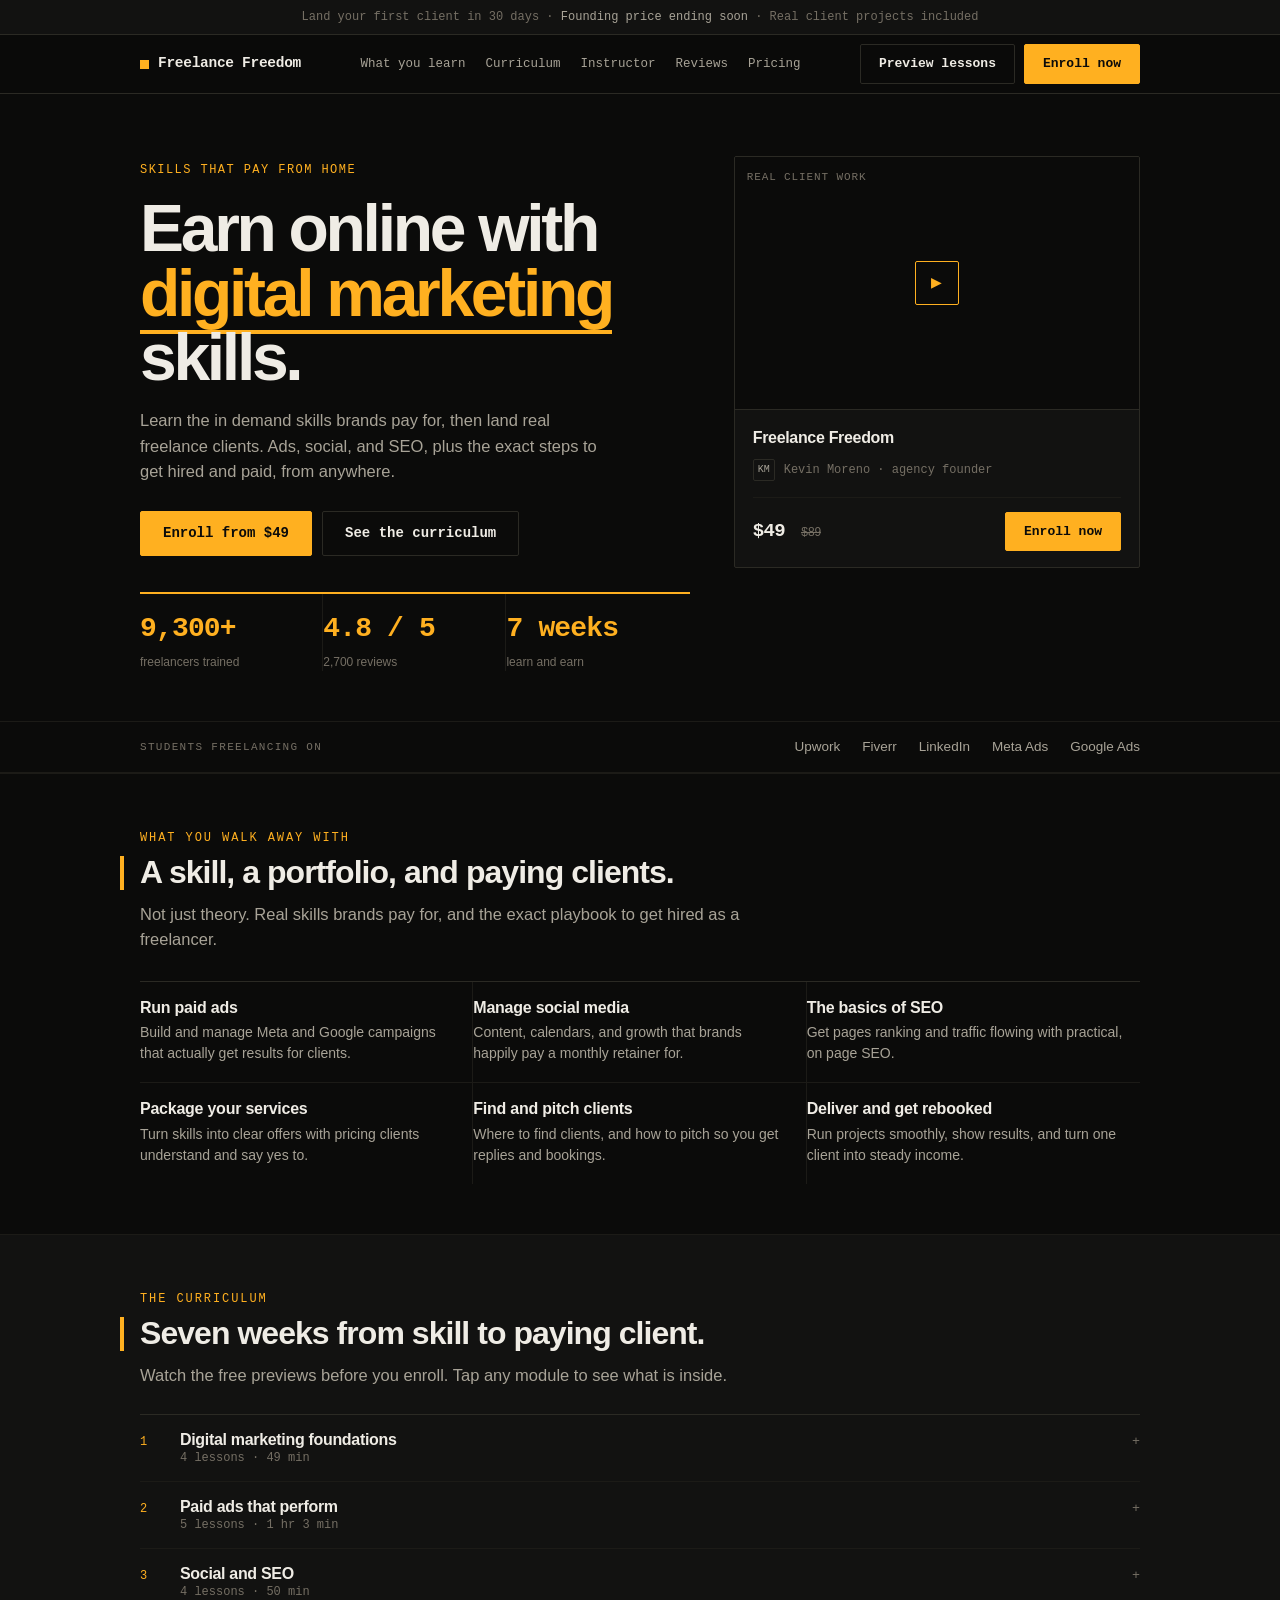
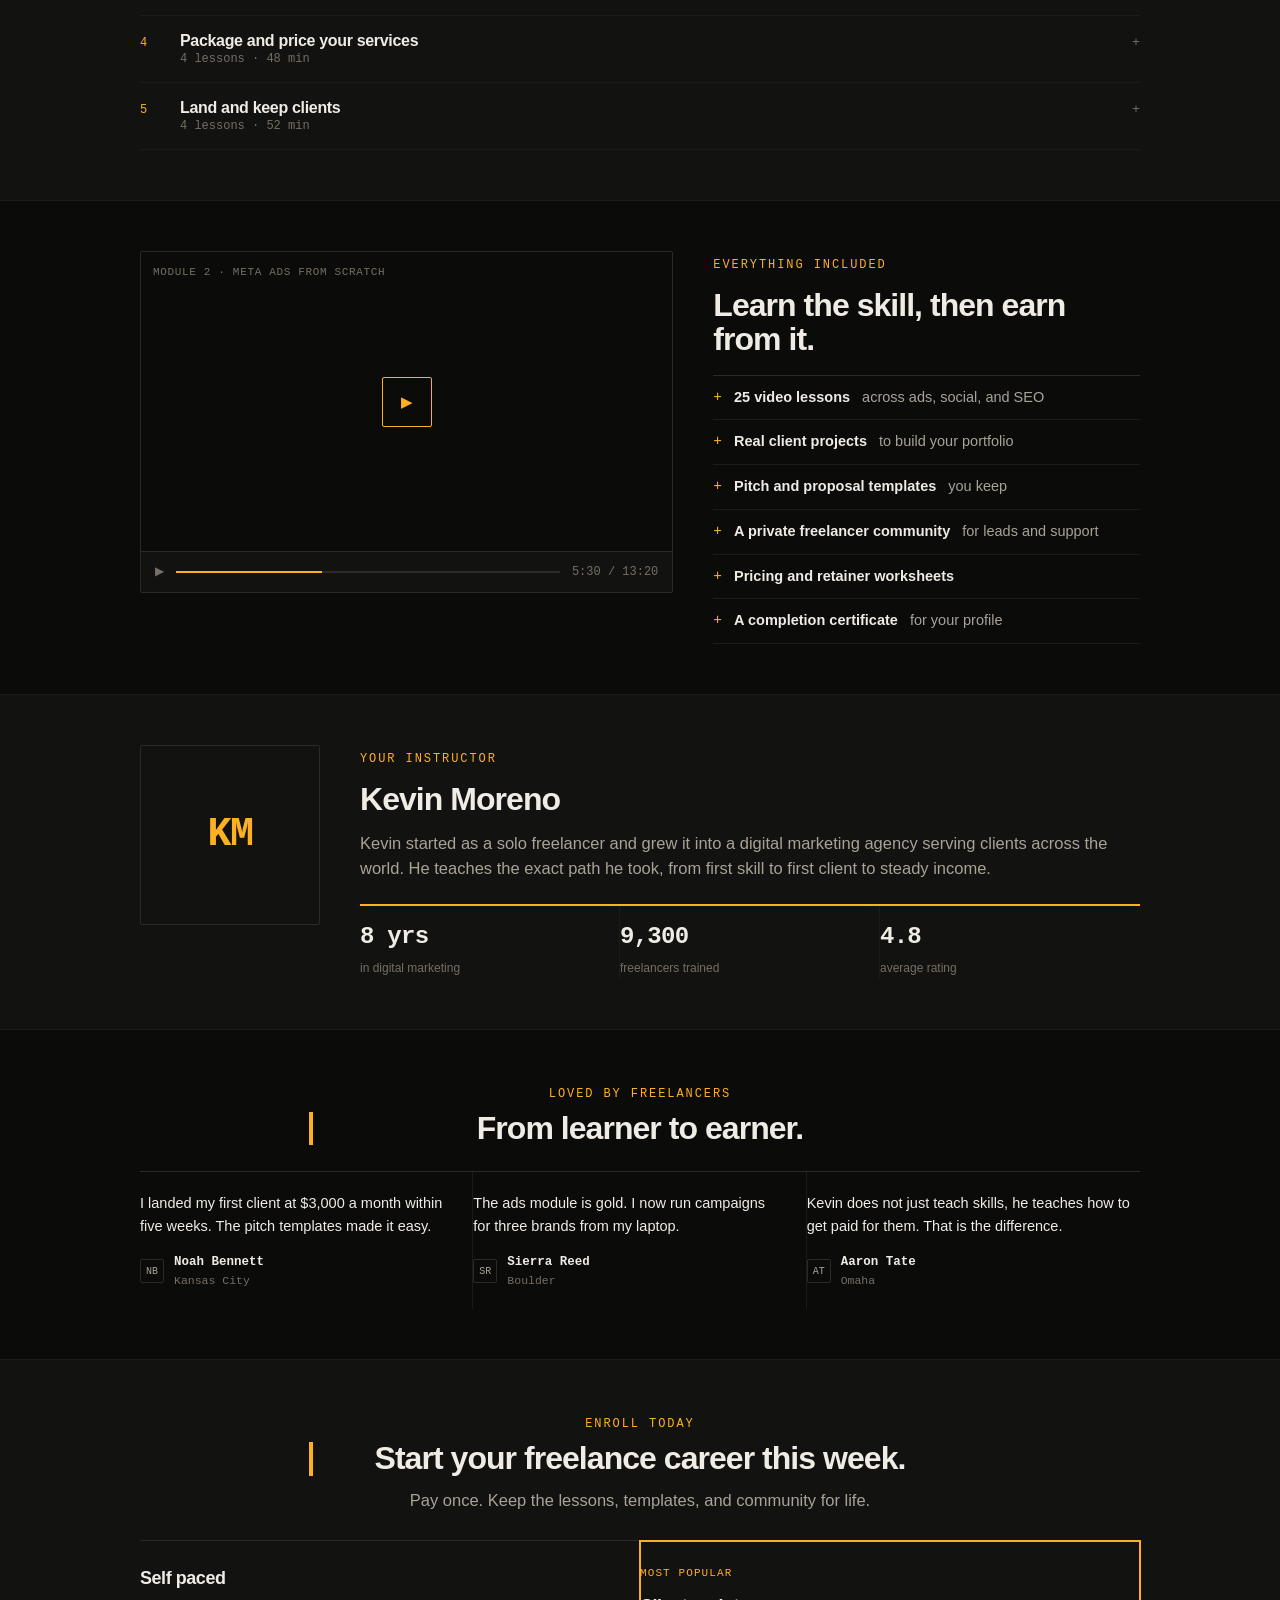
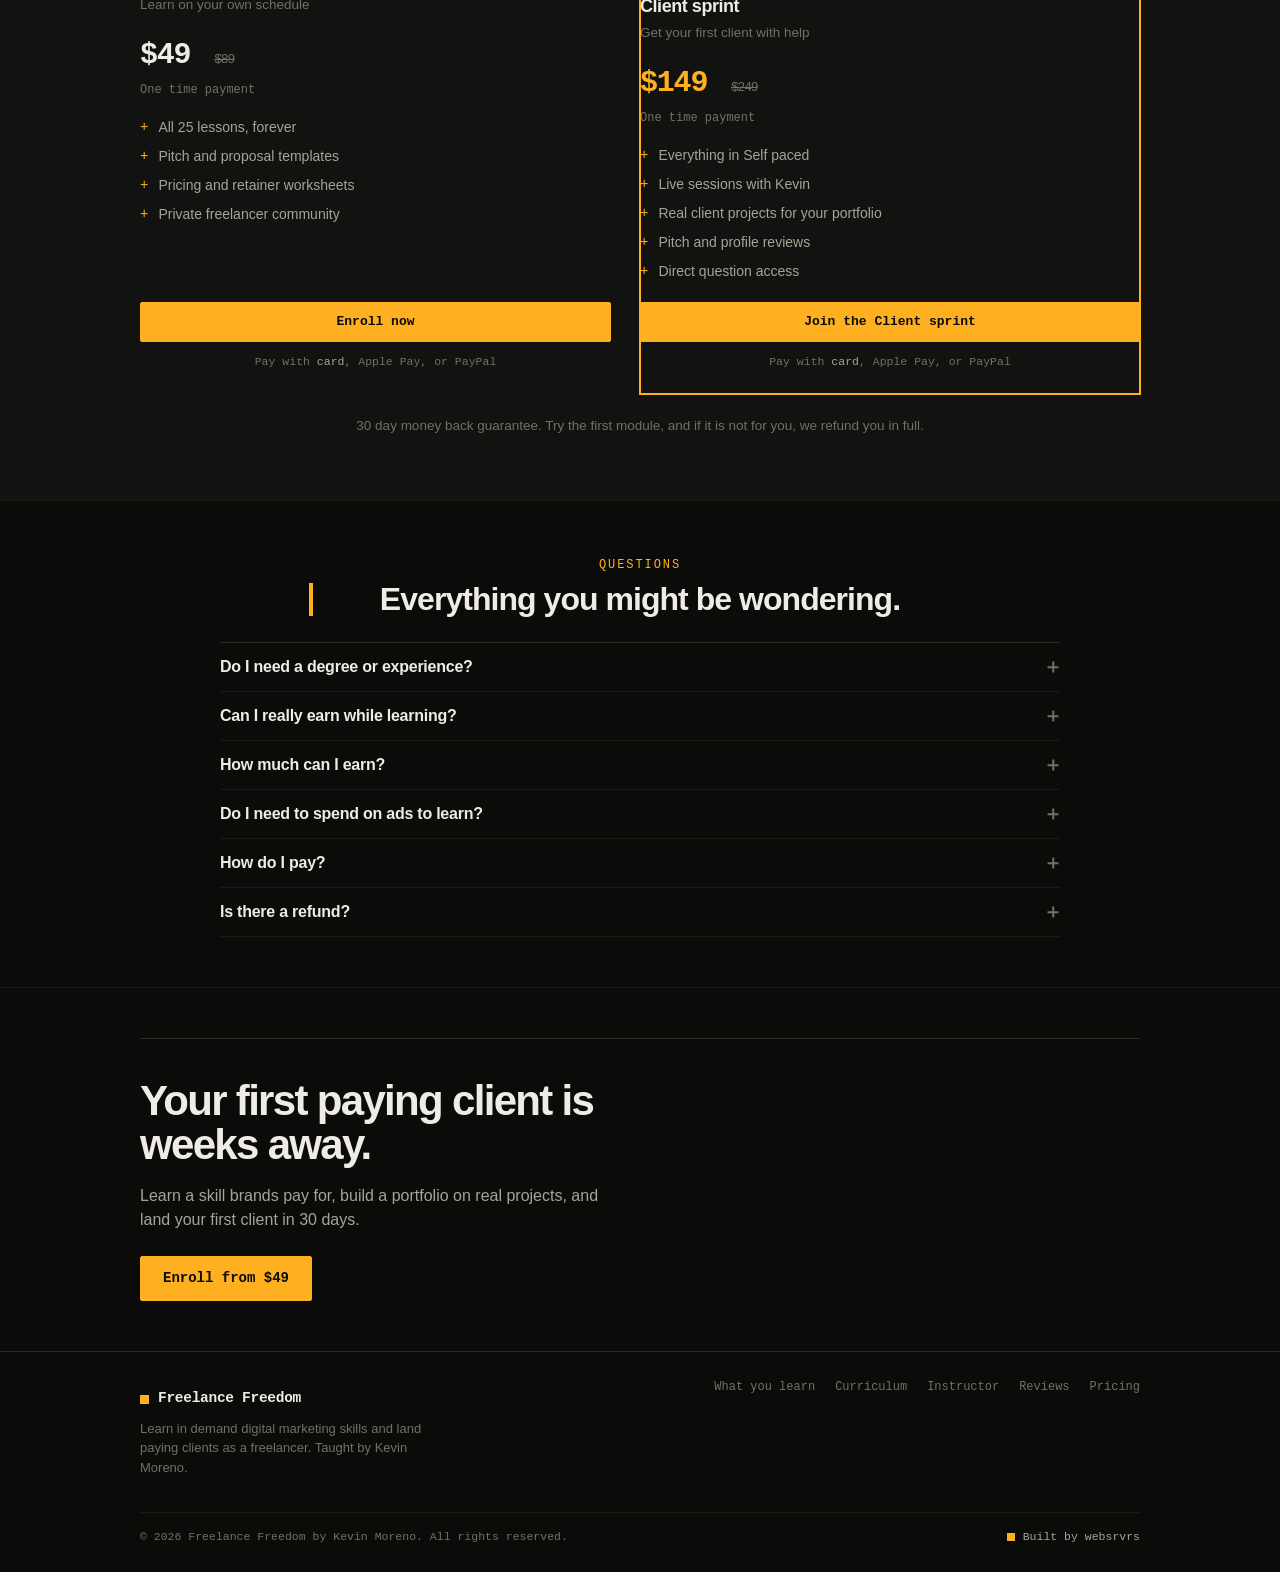
<file: work/digital/index.html>
<!DOCTYPE html>
<html lang="en">
<head>
  <meta charset="UTF-8" />
  <meta name="viewport" content="width=device-width, initial-scale=1.0" />
  <title>Freelance Freedom · Earn Online with Digital Marketing</title>
  <meta name="description" content="Learn in demand digital marketing skills and land paying clients as a freelancer. Ads, social, SEO, and how to get hired. Taught by Kevin Moreno. Enroll now." />
  <meta name="theme-color" content="#0b0b0a" />
  <link rel="icon" href="data:image/svg+xml,%3Csvg xmlns='http://www.w3.org/2000/svg' viewBox='0 0 64 64'%3E%3Crect width='64' height='64' fill='%230b0b0a'/%3E%3Crect x='10' y='10' width='44' height='44' fill='%23ffb020'/%3E%3C/svg%3E" />
  <link rel="stylesheet" href="../skeleton.css" />
  <style>:root { --accent: #ffb020; }</style>
</head>
<body id="top" class="v-punch">
  <div class="announce">Land your first client in 30 days · <b>Founding price ending soon</b> · Real client projects included</div>

  <header class="header" id="header">
    <div class="container nav">
      <a href="#top" class="brand"><span class="mark">F</span> Freelance Freedom</a>
      <nav class="nav-links"><a href="#learn">What you learn</a><a href="#curriculum">Curriculum</a><a href="#instructor">Instructor</a><a href="#reviews">Reviews</a><a href="#pricing">Pricing</a></nav>
      <div class="nav-cta"><a href="#curriculum" class="btn btn-ghost">Preview lessons</a><a href="#pricing" class="btn btn-grad">Enroll now</a></div>
      <button class="nav-toggle" id="navToggle" aria-label="Menu"><span></span><span></span><span></span></button>
    </div>
  </header>

  <main>
    <section class="hero">
      <div class="container hero-grid">
        <div>
          <span class="pill">Skills that pay from home</span>
          <h1 class="display">Earn online with <span class="grad-text">digital marketing</span> skills.</h1>
          <p class="lead">Learn the in demand skills brands pay for, then land real freelance clients. Ads, social, and SEO, plus the exact steps to get hired and paid, from anywhere.</p>
          <div class="hero-actions"><a href="#pricing" class="btn btn-grad btn-lg">Enroll from $49</a><a href="#curriculum" class="btn btn-ghost btn-lg">See the curriculum</a></div>
          <div class="hero-meta"><div class="m"><b>9,300+</b><span>freelancers trained</span></div><div class="m"><b class="rating">4.8 / 5</b><span>2,700 reviews</span></div><div class="m"><b>7 weeks</b><span>learn and earn</span></div></div>
        </div>
        <div class="course-card" aria-hidden="true">
          <div class="cc-cover"><span class="badge">Real client work</span><div class="pbtn">▶</div></div>
          <div class="cc-body"><div class="cc-title">Freelance Freedom</div><div class="cc-instr"><span class="av">KM</span> Kevin Moreno · agency founder</div><div class="cc-buy"><div class="cc-price">$49 <small>$89</small></div><a class="btn btn-grad" href="#pricing">Enroll now</a></div></div>
        </div>
      </div>
    </section>

    <div class="proof"><div class="container proof-inner"><span class="lab">Students freelancing on</span><div class="brands"><span>Upwork</span><span>Fiverr</span><span>LinkedIn</span><span>Meta Ads</span><span>Google Ads</span></div></div></div>

    <section class="section" id="learn">
      <div class="container">
        <div class="section-head"><span class="eyebrow">What you walk away with</span><h2 class="h2">A skill, a portfolio, and paying clients.</h2><p class="lead">Not just theory. Real skills brands pay for, and the exact playbook to get hired as a freelancer.</p></div>
        <div class="grid grid-3 mt-40">
          <div class="card"><h3 class="h3">Run paid ads</h3><p>Build and manage Meta and Google campaigns that actually get results for clients.</p></div>
          <div class="card"><h3 class="h3">Manage social media</h3><p>Content, calendars, and growth that brands happily pay a monthly retainer for.</p></div>
          <div class="card"><h3 class="h3">The basics of SEO</h3><p>Get pages ranking and traffic flowing with practical, on page SEO.</p></div>
          <div class="card"><h3 class="h3">Package your services</h3><p>Turn skills into clear offers with pricing clients understand and say yes to.</p></div>
          <div class="card"><h3 class="h3">Find and pitch clients</h3><p>Where to find clients, and how to pitch so you get replies and bookings.</p></div>
          <div class="card"><h3 class="h3">Deliver and get rebooked</h3><p>Run projects smoothly, show results, and turn one client into steady income.</p></div>
        </div>
      </div>
    </section>

    <section class="section bg-soft" id="curriculum">
      <div class="container">
        <div class="section-head"><span class="eyebrow">The curriculum</span><h2 class="h2">Seven weeks from skill to paying client.</h2><p class="lead">Watch the free previews before you enroll. Tap any module to see what is inside.</p></div>
        <div class="curr">
          <div class="mod"><button class="mod-head"><span class="n">1</span><span class="t"><b>Digital marketing foundations</b><span>4 lessons · 49 min</span></span><span class="chev">+</span></button><div class="mod-body">
            <div class="lesson">The freelance opportunity, honestly <span class="free">Free preview</span><span class="dur">12:20</span></div>
            <div class="lesson">How brands think about marketing <span class="dur">12:00</span></div>
            <div class="lesson">Choosing your first skill <span class="dur">12:30</span></div>
            <div class="lesson">Setting up your tools <span class="dur">11:40</span></div>
          </div></div>
          <div class="mod"><button class="mod-head"><span class="n">2</span><span class="t"><b>Paid ads that perform</b><span>5 lessons · 1 hr 3 min</span></span><span class="chev">+</span></button><div class="mod-body">
            <div class="lesson">Meta ads from scratch <span class="free">Free preview</span><span class="dur">13:20</span></div>
            <div class="lesson">Writing ads that convert <span class="dur">12:20</span></div>
            <div class="lesson">Targeting and budgets <span class="dur">12:10</span></div>
            <div class="lesson">Google ads basics <span class="dur">12:40</span></div>
            <div class="lesson">Reading results and reporting <span class="dur">12:30</span></div>
          </div></div>
          <div class="mod"><button class="mod-head"><span class="n">3</span><span class="t"><b>Social and SEO</b><span>4 lessons · 50 min</span></span><span class="chev">+</span></button><div class="mod-body">
            <div class="lesson">Managing social for clients <span class="dur">12:40</span></div>
            <div class="lesson">Content calendars that scale <span class="dur">12:10</span></div>
            <div class="lesson">On page SEO essentials <span class="dur">12:30</span></div>
            <div class="lesson">Simple, useful reporting <span class="dur">12:20</span></div>
          </div></div>
          <div class="mod"><button class="mod-head"><span class="n">4</span><span class="t"><b>Package and price your services</b><span>4 lessons · 48 min</span></span><span class="chev">+</span></button><div class="mod-body">
            <div class="lesson">Turning skills into offers <span class="dur">12:00</span></div>
            <div class="lesson">Pricing and retainers <span class="dur">12:20</span></div>
            <div class="lesson">Building a simple portfolio <span class="dur">11:40</span></div>
            <div class="lesson">Your freelance profile <span class="dur">12:00</span></div>
          </div></div>
          <div class="mod"><button class="mod-head"><span class="n">5</span><span class="t"><b>Land and keep clients</b><span>4 lessons · 52 min</span></span><span class="chev">+</span></button><div class="mod-body">
            <div class="lesson">Where to find your first clients <span class="dur">13:00</span></div>
            <div class="lesson">Pitching so you get replies <span class="dur">13:20</span></div>
            <div class="lesson">The client call, made easy <span class="dur">12:40</span></div>
            <div class="lesson">Delivering and getting rebooked <span class="dur">13:00</span></div>
          </div></div>
        </div>
      </div>
    </section>

    <section class="section">
      <div class="container player-wrap">
        <div class="player" aria-hidden="true"><div class="player-video"><span class="badge">Module 2 · Meta ads from scratch</span><div class="pbtn">▶</div></div><div class="player-bar"><span>▶</span><div class="track"><i></i></div><span class="time">5:30 / 13:20</span></div></div>
        <div>
          <span class="eyebrow">Everything included</span><h2 class="h2 mt-24">Learn the skill, then earn from it.</h2>
          <ul class="incl"><li><b>25 video lessons</b> across ads, social, and SEO</li><li><b>Real client projects</b> to build your portfolio</li><li><b>Pitch and proposal templates</b> you keep</li><li><b>A private freelancer community</b> for leads and support</li><li><b>Pricing and retainer worksheets</b></li><li><b>A completion certificate</b> for your profile</li></ul>
        </div>
      </div>
    </section>

    <section class="section bg-soft" id="instructor">
      <div class="container instructor">
        <div class="avatar" aria-hidden="true"><span class="init">KM</span></div>
        <div><span class="eyebrow">Your instructor</span><h2 class="h2 mt-24">Kevin Moreno</h2><p class="lead mt-24">Kevin started as a solo freelancer and grew it into a digital marketing agency serving clients across the world. He teaches the exact path he took, from first skill to first client to steady income.</p><div class="stats"><div class="s"><b>8 yrs</b><span>in digital marketing</span></div><div class="s"><b>9,300</b><span>freelancers trained</span></div><div class="s"><b>4.8</b><span>average rating</span></div></div></div>
      </div>
    </section>

    <section class="section" id="reviews">
      <div class="container">
        <div class="section-head center"><span class="eyebrow">Loved by freelancers</span><h2 class="h2">From learner to earner.</h2></div>
        <div class="tgrid">
          <div class="tcard"><p>I landed my first client at $3,000 a month within five weeks. The pitch templates made it easy.</p><div class="who"><span class="av">NB</span><span><b>Noah Bennett</b><span>Kansas City</span></span></div></div>
          <div class="tcard"><p>The ads module is gold. I now run campaigns for three brands from my laptop.</p><div class="who"><span class="av">SR</span><span><b>Sierra Reed</b><span>Boulder</span></span></div></div>
          <div class="tcard"><p>Kevin does not just teach skills, he teaches how to get paid for them. That is the difference.</p><div class="who"><span class="av">AT</span><span><b>Aaron Tate</b><span>Omaha</span></span></div></div>
        </div>
      </div>
    </section>

    <section class="section bg-soft" id="pricing">
      <div class="container">
        <div class="section-head center"><span class="eyebrow">Enroll today</span><h2 class="h2">Start your freelance career this week.</h2><p class="lead">Pay once. Keep the lessons, templates, and community for life.</p></div>
        <div class="plans">
          <div class="plan"><div class="pname">Self paced</div><div class="ptag">Learn on your own schedule</div><div class="price">$49 <small>$89</small></div><div class="plan-note">One time payment</div><ul><li>All 25 lessons, forever</li><li>Pitch and proposal templates</li><li>Pricing and retainer worksheets</li><li>Private freelancer community</li></ul><a href="#" class="btn btn-ink">Enroll now</a><div class="upi">Pay with <b>card</b>, Apple Pay, or PayPal</div></div>
          <div class="plan feat"><span class="badge">Most popular</span><div class="pname">Client sprint</div><div class="ptag">Get your first client with help</div><div class="price">$149 <small>$249</small></div><div class="plan-note">One time payment</div><ul><li>Everything in Self paced</li><li>Live sessions with Kevin</li><li>Real client projects for your portfolio</li><li>Pitch and profile reviews</li><li>Direct question access</li></ul><a href="#" class="btn btn-ink">Join the Client sprint</a><div class="upi">Pay with <b>card</b>, Apple Pay, or PayPal</div></div>
        </div>
        <p class="guarantee">30 day money back guarantee. Try the first module, and if it is not for you, we refund you in full.</p>
      </div>
    </section>

    <section class="section">
      <div class="container">
        <div class="section-head center"><span class="eyebrow">Questions</span><h2 class="h2">Everything you might be wondering.</h2></div>
        <div class="faq">
          <div class="faq-item"><button class="faq-q">Do I need a degree or experience? <span class="ic"></span></button><div class="faq-a"><p>No. Clients pay for results, not degrees. We take you from zero skill to a real, sellable one.</p></div></div>
          <div class="faq-item"><button class="faq-q">Can I really earn while learning? <span class="ic"></span></button><div class="faq-a"><p>Yes. Many students land their first client during the course, using the pitch templates and real projects.</p></div></div>
          <div class="faq-item"><button class="faq-q">How much can I earn? <span class="ic"></span></button><div class="faq-a"><p>It depends on your effort, but a single retainer client can be $2,000 to $5,000 a month, and you can take several.</p></div></div>
          <div class="faq-item"><button class="faq-q">Do I need to spend on ads to learn? <span class="ic"></span></button><div class="faq-a"><p>No. You can learn the ad platforms with small or zero budgets, and run real campaigns once you have a client.</p></div></div>
          <div class="faq-item"><button class="faq-q">How do I pay? <span class="ic"></span></button><div class="faq-a"><p>Checkout is instant with card, Apple Pay, or PayPal, and your access opens right after payment.</p></div></div>
          <div class="faq-item"><button class="faq-q">Is there a refund? <span class="ic"></span></button><div class="faq-a"><p>Yes. Try the first module, and if it is not right for you within 7 days, we refund you in full.</p></div></div>
        </div>
      </div>
    </section>

    <section class="section"><div class="container"><div class="final"><h2 class="h2">Your first paying client is weeks away.</h2><p>Learn a skill brands pay for, build a portfolio on real projects, and land your first client in 30 days.</p><a href="#pricing" class="btn btn-ghost btn-lg">Enroll from $49</a></div></div></section>
  </main>

  <footer class="footer">
    <div class="container">
      <div class="footer-top"><div><div class="brand"><span class="mark">F</span> Freelance Freedom</div><p class="tag">Learn in demand digital marketing skills and land paying clients as a freelancer. Taught by Kevin Moreno.</p></div><nav class="footer-links"><a href="#learn">What you learn</a><a href="#curriculum">Curriculum</a><a href="#instructor">Instructor</a><a href="#reviews">Reviews</a><a href="#pricing">Pricing</a></nav></div>
      <div class="powered"><span>© 2026 Freelance Freedom by Kevin Moreno. All rights reserved.</span><span class="kk"><span class="dot">k</span> <a href="../../">Built by websrvrs</a></span></div>
    </div>
  </footer>
  <script src="../skeleton.js"></script>
</body>
</html>
</file>
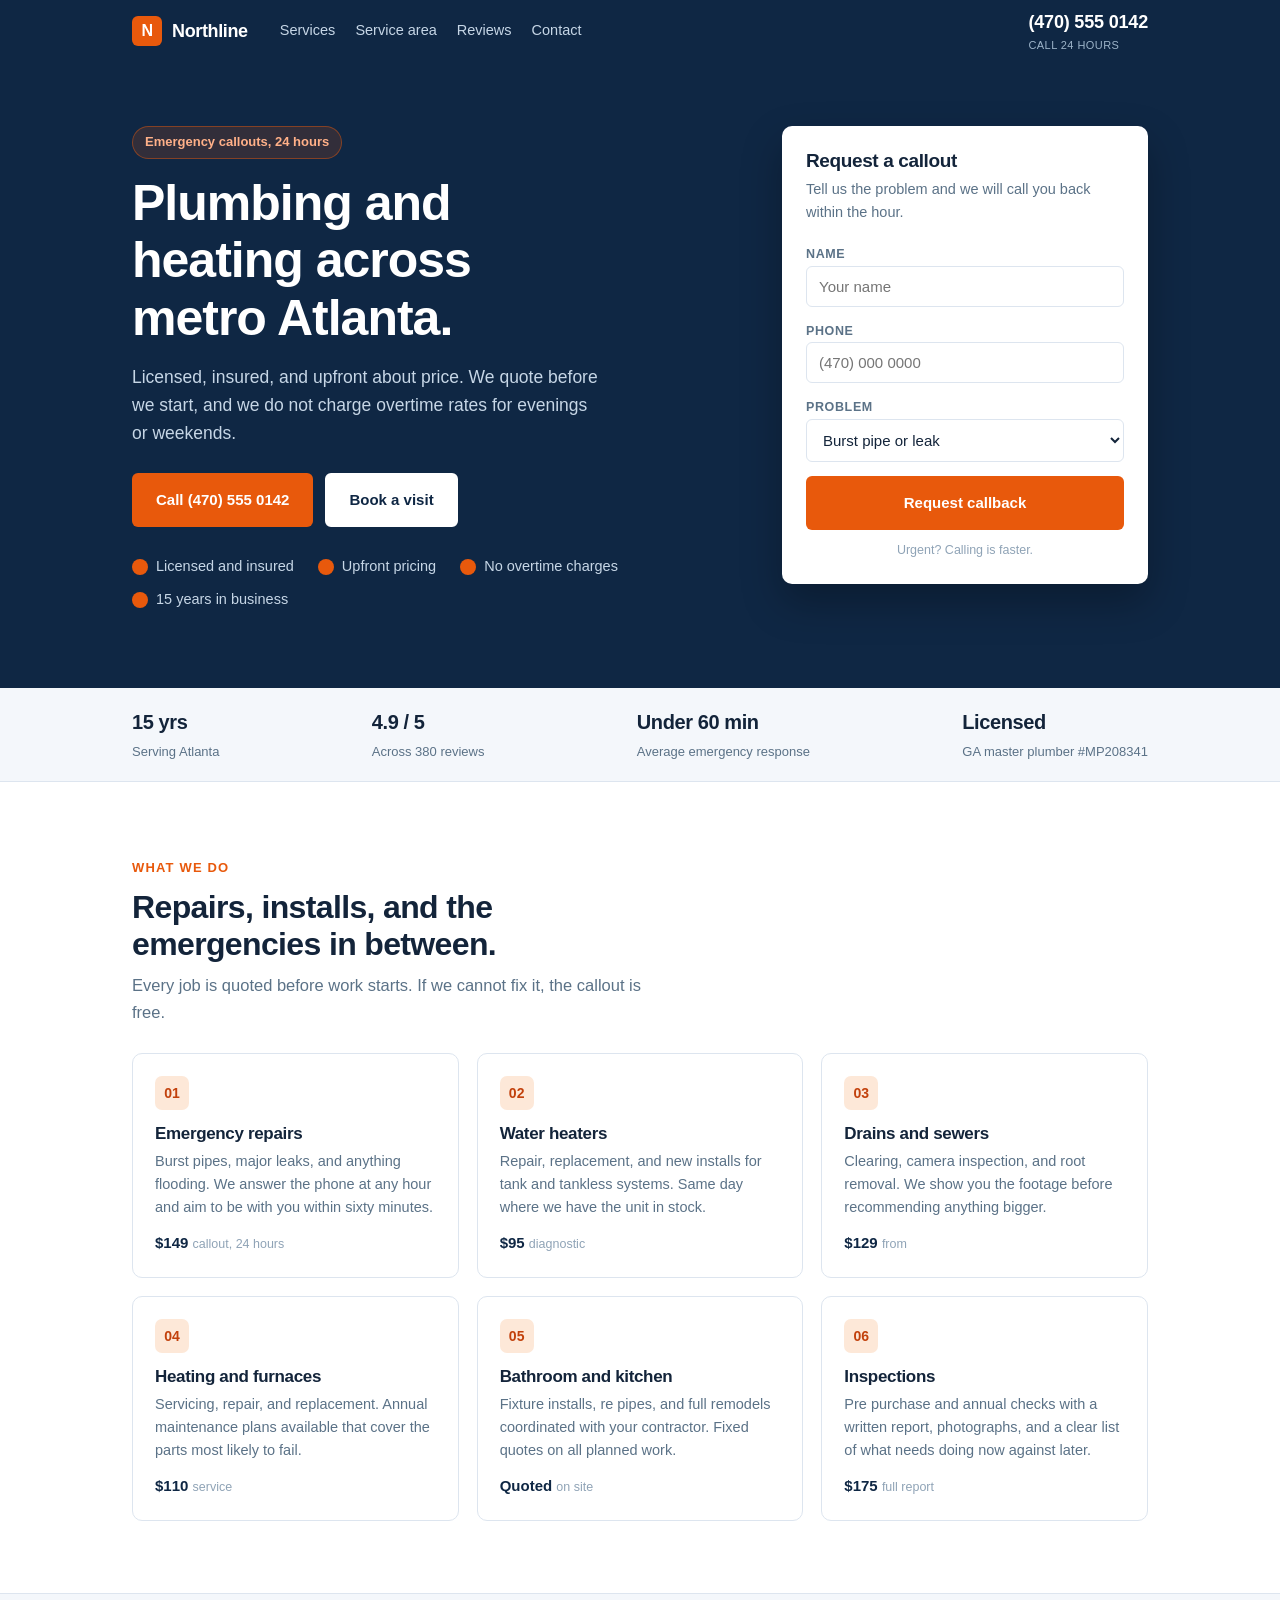
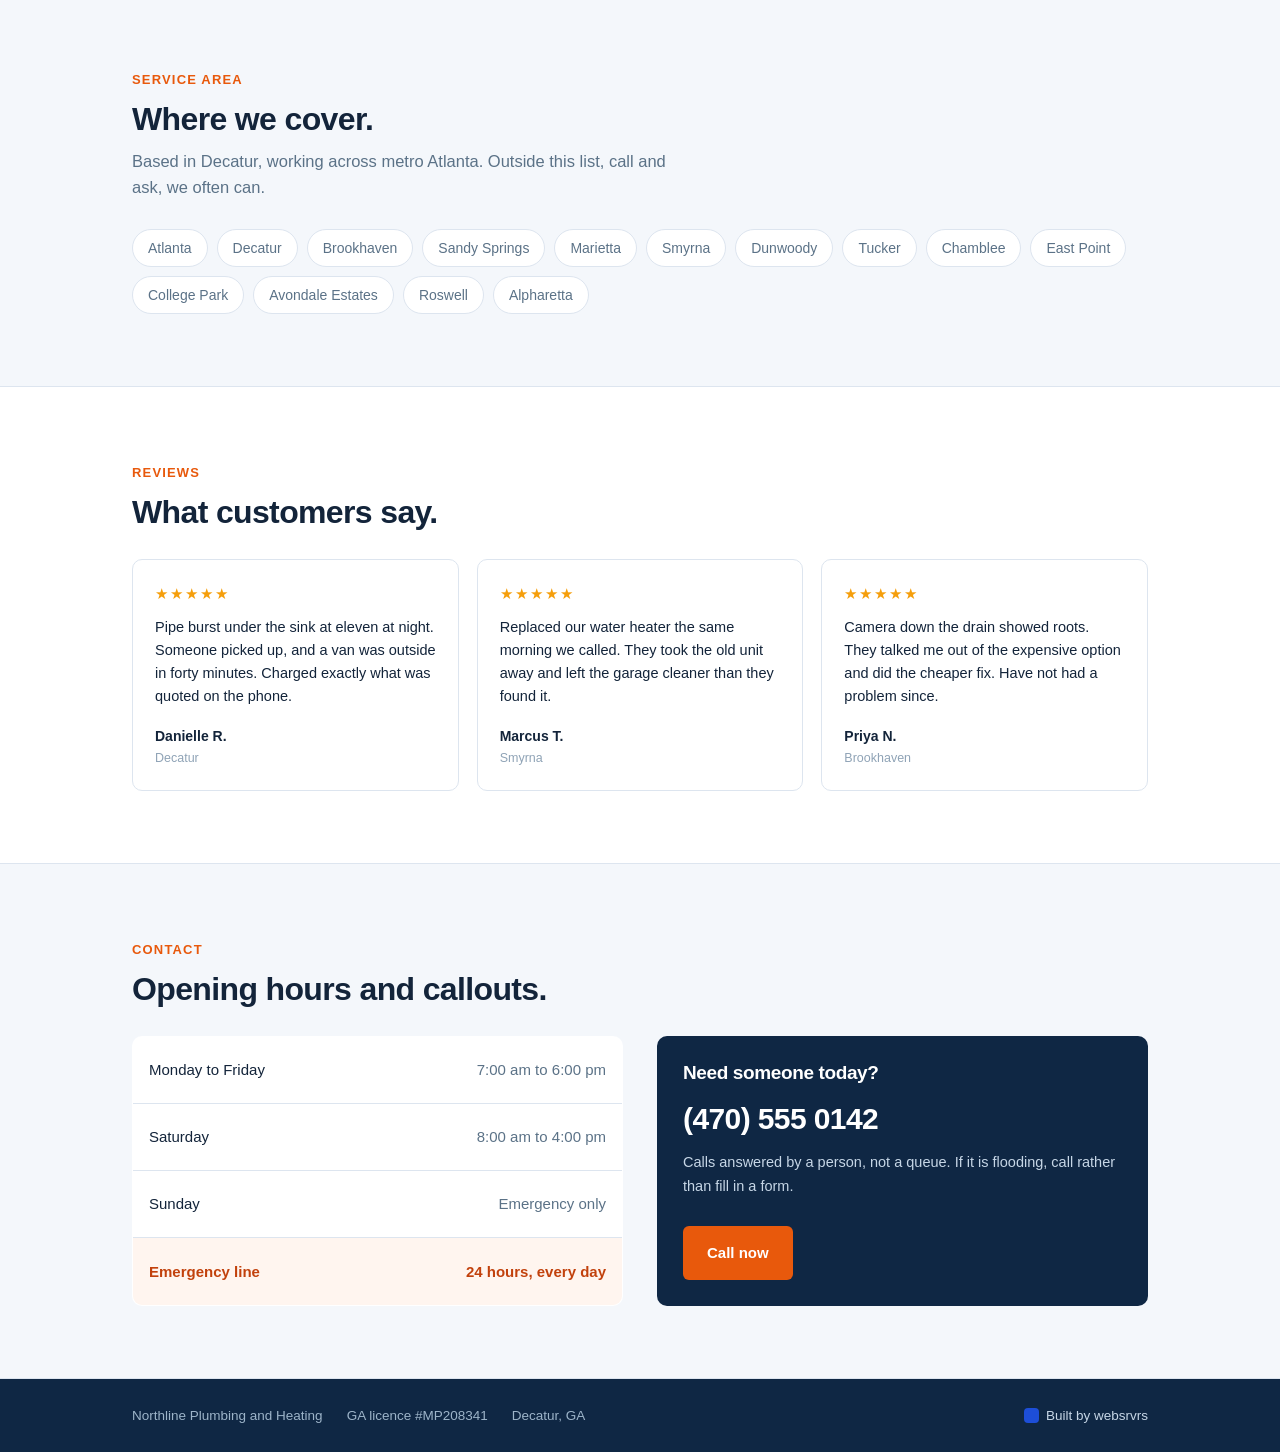
<file: work/local/index.html>
<!DOCTYPE html>
<html lang="en">
<head>
<meta charset="UTF-8" />
<meta name="viewport" content="width=device-width, initial-scale=1.0" />
<title>Northline Plumbing and Heating · Atlanta</title>
<meta name="description" content="Licensed plumbing and heating in metro Atlanta. Emergency callouts 24 hours, upfront pricing, no overtime charges." />
<meta name="theme-color" content="#0f2744" />
<link rel="icon" href="data:image/svg+xml,%3Csvg xmlns='http://www.w3.org/2000/svg' viewBox='0 0 64 64'%3E%3Crect width='64' height='64' rx='10' fill='%230f2744'/%3E%3Ctext x='32' y='45' font-family='Georgia,serif' font-size='34' font-weight='700' fill='%23e8590c' text-anchor='middle'%3EN%3C/text%3E%3C/svg%3E" />
<style>
:root{
  --navy:#0f2744; --navy-2:#1b3a5f; --orange:#e8590c; --orange-d:#c2410c;
  --bg:#ffffff; --soft:#f4f7fb; --line:#dde5ef; --ink:#13243a; --mut:#5b7287; --faint:#8fa3b6;
  --sans:-apple-system,BlinkMacSystemFont,"Segoe UI",Roboto,Helvetica,Arial,sans-serif;
}
*{box-sizing:border-box}
body{margin:0;background:var(--bg);color:var(--ink);font-family:var(--sans);font-size:16px;line-height:1.6;-webkit-font-smoothing:antialiased}
a{color:inherit;text-decoration:none}
img{max-width:100%;display:block}
.wrap{max-width:1080px;margin:0 auto;padding-inline:clamp(18px,4vw,32px)}
h1,h2,h3{margin:0;line-height:1.15;letter-spacing:-.02em;font-weight:800}
h1{font-size:clamp(32px,5vw,50px)} h2{font-size:clamp(23px,3vw,32px)} h3{font-size:18px}
p{margin:0 0 12px} p:last-child{margin-bottom:0}
.btn{display:inline-flex;align-items:center;justify-content:center;gap:8px;font-weight:700;font-size:15px;padding:13px 22px;border-radius:6px;border:2px solid transparent;cursor:pointer}
.btn-o{background:var(--orange);color:#fff}.btn-o:hover{background:var(--orange-d)}
.btn-w{background:#fff;color:var(--navy);border-color:#fff}
.btn-l{background:transparent;color:var(--navy);border-color:var(--line)}.btn-l:hover{border-color:var(--navy)}

/* bar */
.bar{background:var(--navy);color:#fff}
.bar-in{display:flex;align-items:center;gap:20px;height:62px}
.logo{display:flex;align-items:center;gap:10px;font-weight:800;font-size:18px;letter-spacing:-.02em}
.logo i{width:30px;height:30px;border-radius:6px;background:var(--orange);display:grid;place-items:center;font-style:normal;font-size:16px}
.bar nav{display:flex;gap:20px;margin-left:12px}
.bar nav a{font-size:14.5px;color:#c6d6e6}.bar nav a:hover{color:#fff}
.bar .ph{margin-left:auto;display:flex;align-items:center;gap:12px}
.bar .num{font-weight:800;font-size:18px;letter-spacing:-.01em}
.bar .num small{display:block;font-weight:400;font-size:11px;color:#9db4c9;letter-spacing:.04em;text-transform:uppercase}

/* hero */
.hero{background:var(--navy);color:#fff;padding-block:clamp(36px,6vw,64px) clamp(44px,7vw,76px)}
.hero-grid{display:grid;grid-template-columns:1.25fr .75fr;gap:40px;align-items:start}
.badge{display:inline-flex;align-items:center;gap:8px;background:rgba(232,89,12,.16);color:#ffb088;border:1px solid rgba(232,89,12,.45);padding:5px 12px;border-radius:999px;font-size:13px;font-weight:700}
.hero h1{margin-top:16px;max-width:15ch}
.hero p.s{margin-top:16px;max-width:48ch;font-size:17.5px;color:#c6d6e6}
.hero .acts{margin-top:26px;display:flex;flex-wrap:wrap;gap:12px}
.ticks{margin-top:28px;display:flex;flex-wrap:wrap;gap:10px 24px}
.ticks span{display:flex;align-items:center;gap:8px;font-size:14.5px;color:#c6d6e6}
.ticks span::before{content:"";width:16px;height:16px;border-radius:50%;background:var(--orange);flex:none}
.bookcard{background:#fff;color:var(--ink);border-radius:10px;padding:24px;box-shadow:0 18px 40px rgba(0,0,0,.28)}
.bookcard h3{font-size:19px}
.bookcard p{color:var(--mut);font-size:14.5px;margin-top:6px}
.bookcard .row{display:grid;gap:10px;margin-top:16px}
.bookcard label{font-size:12.5px;font-weight:700;color:var(--mut);text-transform:uppercase;letter-spacing:.05em}
.bookcard input,.bookcard select{width:100%;padding:11px 12px;border:1px solid var(--line);border-radius:6px;font-family:inherit;font-size:15px;color:var(--ink);background:#fff}
.bookcard .btn{width:100%;margin-top:4px}
.bookcard .fine{font-size:12.5px;color:var(--faint);margin-top:10px;text-align:center}

/* strip */
.strip{background:var(--soft);border-bottom:1px solid var(--line)}
.strip-in{display:flex;flex-wrap:wrap;justify-content:space-between;gap:14px 28px;padding-block:18px}
.strip b{display:block;font-size:20px;letter-spacing:-.02em}
.strip span{font-size:13px;color:var(--mut)}

/* sections */
.sect{padding-block:clamp(44px,6vw,72px)}
.sect.soft{background:var(--soft);border-block:1px solid var(--line)}
.head{max-width:60ch;margin-bottom:28px}
.kick{font-size:13px;font-weight:800;letter-spacing:.09em;text-transform:uppercase;color:var(--orange)}
.head h2{margin-top:9px}
.head p{margin-top:10px;color:var(--mut);font-size:16.5px}

.svcs{display:grid;grid-template-columns:repeat(3,1fr);gap:18px}
.svc{background:#fff;border:1px solid var(--line);border-radius:10px;padding:22px}
.svc .n{width:34px;height:34px;border-radius:7px;background:#fde8d8;color:var(--orange-d);display:grid;place-items:center;font-weight:800;font-size:14px}
.svc h3{margin:14px 0 6px;font-size:17px}
.svc p{color:var(--mut);font-size:14.5px}
.svc .pr{margin-top:12px;font-weight:800;font-size:15px;color:var(--navy)}
.svc .pr small{font-weight:400;color:var(--faint);font-size:12.5px}

.areas{display:flex;flex-wrap:wrap;gap:9px}
.areas span{border:1px solid var(--line);background:#fff;border-radius:999px;padding:7px 15px;font-size:14px;color:var(--mut)}

.revs{display:grid;grid-template-columns:repeat(3,1fr);gap:18px}
.rev{background:#fff;border:1px solid var(--line);border-radius:10px;padding:22px}
.rev .st{color:#f59e0b;font-size:15px;letter-spacing:2px}
.rev p{margin:10px 0 14px;font-size:14.5px}
.rev b{font-size:14px}.rev small{display:block;color:var(--faint);font-size:12.5px}

.contact{display:grid;grid-template-columns:1fr 1fr;gap:34px}
.hours{width:100%;border-collapse:collapse;background:#fff;border:1px solid var(--line);border-radius:10px;overflow:hidden}
.hours td{padding:12px 16px;border-bottom:1px solid var(--line);font-size:15px}
.hours tr:last-child td{border-bottom:0}
.hours td:last-child{text-align:right;color:var(--mut)}
.hours tr.em td{background:#fff5ef;color:var(--orange-d);font-weight:700}
.cbox{background:var(--navy);color:#fff;border-radius:10px;padding:26px}
.cbox h3{font-size:19px}
.cbox .num{font-size:30px;font-weight:800;letter-spacing:-.02em;margin-top:12px;display:block}
.cbox p{color:#c6d6e6;font-size:14.5px;margin-top:8px}
.cbox .btn{margin-top:16px}

.foot{background:var(--navy);color:#9db4c9;padding-block:26px;font-size:13.5px}
.foot-in{display:flex;flex-wrap:wrap;gap:12px 24px;align-items:center}
.foot a{color:#c6d6e6}
.built{margin-left:auto;display:inline-flex;align-items:center;gap:7px}
.built i{width:15px;height:15px;border-radius:4px;background:#1d4ed8;display:block;font-style:normal}

@media(max-width:900px){
  .hero-grid,.contact{grid-template-columns:1fr}
  .svcs,.revs{grid-template-columns:1fr 1fr}
  .bar nav{display:none}
}
@media(max-width:620px){
  .svcs,.revs{grid-template-columns:1fr}
  .bar .num small{display:none}
  .hero .acts .btn{width:100%}
}
</style>
</head>
<body>

<header class="bar">
  <div class="wrap bar-in">
    <a href="#" class="logo"><i>N</i>Northline</a>
    <nav><a href="#services">Services</a><a href="#areas">Service area</a><a href="#reviews">Reviews</a><a href="#contact">Contact</a></nav>
    <div class="ph"><span class="num">(470) 555 0142<small>Call 24 hours</small></span></div>
  </div>
</header>

<section class="hero">
  <div class="wrap hero-grid">
    <div>
      <span class="badge">Emergency callouts, 24 hours</span>
      <h1>Plumbing and heating across metro Atlanta.</h1>
      <p class="s">Licensed, insured, and upfront about price. We quote before we start, and we do not charge overtime rates for evenings or weekends.</p>
      <div class="acts">
        <a href="tel:+14705550142" class="btn btn-o">Call (470) 555 0142</a>
        <a href="#book" class="btn btn-w">Book a visit</a>
      </div>
      <div class="ticks"><span>Licensed and insured</span><span>Upfront pricing</span><span>No overtime charges</span><span>15 years in business</span></div>
    </div>
    <div class="bookcard" id="book">
      <h3>Request a callout</h3>
      <p>Tell us the problem and we will call you back within the hour.</p>
      <div class="row">
        <div><label for="n">Name</label><input id="n" placeholder="Your name" /></div>
        <div><label for="p">Phone</label><input id="p" placeholder="(470) 000 0000" /></div>
        <div><label for="s">Problem</label>
          <select id="s"><option>Burst pipe or leak</option><option>No hot water</option><option>Blocked drain</option><option>Heating not working</option><option>Something else</option></select>
        </div>
        <a href="tel:+14705550142" class="btn btn-o">Request callback</a>
      </div>
      <p class="fine">Urgent? Calling is faster.</p>
    </div>
  </div>
</section>

<div class="strip">
  <div class="wrap strip-in">
    <div><b>15 yrs</b><span>Serving Atlanta</span></div>
    <div><b>4.9 / 5</b><span>Across 380 reviews</span></div>
    <div><b>Under 60 min</b><span>Average emergency response</span></div>
    <div><b>Licensed</b><span>GA master plumber #MP208341</span></div>
  </div>
</div>

<section class="sect" id="services">
  <div class="wrap">
    <div class="head">
      <span class="kick">What we do</span>
      <h2>Repairs, installs, and the emergencies in between.</h2>
      <p>Every job is quoted before work starts. If we cannot fix it, the callout is free.</p>
    </div>
    <div class="svcs">
      <div class="svc"><div class="n">01</div><h3>Emergency repairs</h3><p>Burst pipes, major leaks, and anything flooding. We answer the phone at any hour and aim to be with you within sixty minutes.</p><div class="pr">$149 <small>callout, 24 hours</small></div></div>
      <div class="svc"><div class="n">02</div><h3>Water heaters</h3><p>Repair, replacement, and new installs for tank and tankless systems. Same day where we have the unit in stock.</p><div class="pr">$95 <small>diagnostic</small></div></div>
      <div class="svc"><div class="n">03</div><h3>Drains and sewers</h3><p>Clearing, camera inspection, and root removal. We show you the footage before recommending anything bigger.</p><div class="pr">$129 <small>from</small></div></div>
      <div class="svc"><div class="n">04</div><h3>Heating and furnaces</h3><p>Servicing, repair, and replacement. Annual maintenance plans available that cover the parts most likely to fail.</p><div class="pr">$110 <small>service</small></div></div>
      <div class="svc"><div class="n">05</div><h3>Bathroom and kitchen</h3><p>Fixture installs, re pipes, and full remodels coordinated with your contractor. Fixed quotes on all planned work.</p><div class="pr">Quoted <small>on site</small></div></div>
      <div class="svc"><div class="n">06</div><h3>Inspections</h3><p>Pre purchase and annual checks with a written report, photographs, and a clear list of what needs doing now against later.</p><div class="pr">$175 <small>full report</small></div></div>
    </div>
  </div>
</section>

<section class="sect soft" id="areas">
  <div class="wrap">
    <div class="head">
      <span class="kick">Service area</span>
      <h2>Where we cover.</h2>
      <p>Based in Decatur, working across metro Atlanta. Outside this list, call and ask, we often can.</p>
    </div>
    <div class="areas">
      <span>Atlanta</span><span>Decatur</span><span>Brookhaven</span><span>Sandy Springs</span><span>Marietta</span>
      <span>Smyrna</span><span>Dunwoody</span><span>Tucker</span><span>Chamblee</span><span>East Point</span>
      <span>College Park</span><span>Avondale Estates</span><span>Roswell</span><span>Alpharetta</span>
    </div>
  </div>
</section>

<section class="sect" id="reviews">
  <div class="wrap">
    <div class="head">
      <span class="kick">Reviews</span>
      <h2>What customers say.</h2>
    </div>
    <div class="revs">
      <div class="rev"><div class="st">★★★★★</div><p>Pipe burst under the sink at eleven at night. Someone picked up, and a van was outside in forty minutes. Charged exactly what was quoted on the phone.</p><b>Danielle R.</b><small>Decatur</small></div>
      <div class="rev"><div class="st">★★★★★</div><p>Replaced our water heater the same morning we called. They took the old unit away and left the garage cleaner than they found it.</p><b>Marcus T.</b><small>Smyrna</small></div>
      <div class="rev"><div class="st">★★★★★</div><p>Camera down the drain showed roots. They talked me out of the expensive option and did the cheaper fix. Have not had a problem since.</p><b>Priya N.</b><small>Brookhaven</small></div>
    </div>
  </div>
</section>

<section class="sect soft" id="contact">
  <div class="wrap">
    <div class="head">
      <span class="kick">Contact</span>
      <h2>Opening hours and callouts.</h2>
    </div>
    <div class="contact">
      <table class="hours">
        <tr><td>Monday to Friday</td><td>7:00 am to 6:00 pm</td></tr>
        <tr><td>Saturday</td><td>8:00 am to 4:00 pm</td></tr>
        <tr><td>Sunday</td><td>Emergency only</td></tr>
        <tr class="em"><td>Emergency line</td><td>24 hours, every day</td></tr>
      </table>
      <div class="cbox">
        <h3>Need someone today?</h3>
        <span class="num">(470) 555 0142</span>
        <p>Calls answered by a person, not a queue. If it is flooding, call rather than fill in a form.</p>
        <a href="tel:+14705550142" class="btn btn-o">Call now</a>
      </div>
    </div>
  </div>
</section>

<footer class="foot">
  <div class="wrap foot-in">
    <span>Northline Plumbing and Heating</span>
    <span>GA licence #MP208341</span>
    <span>Decatur, GA</span>
    <span class="built"><i></i><a href="../../">Built by websrvrs</a></span>
  </div>
</footer>

</body>
</html>
</file>
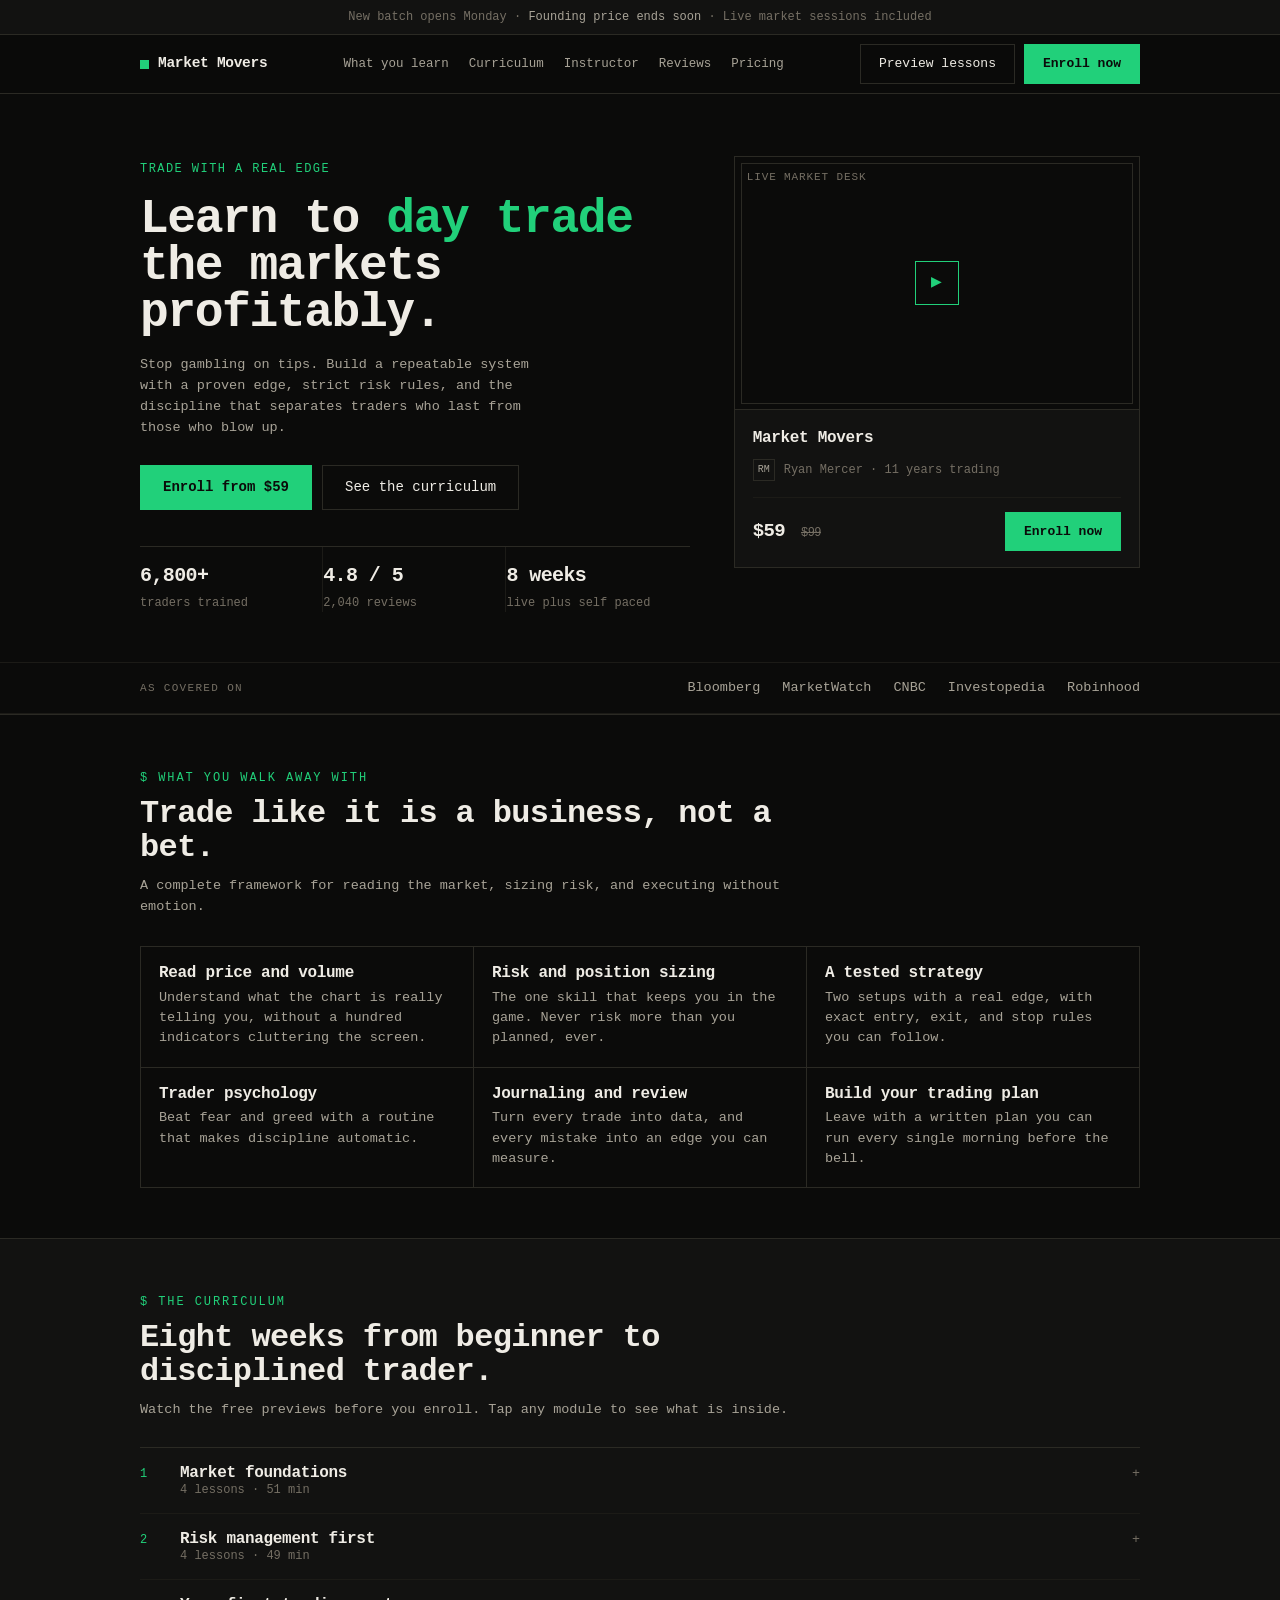
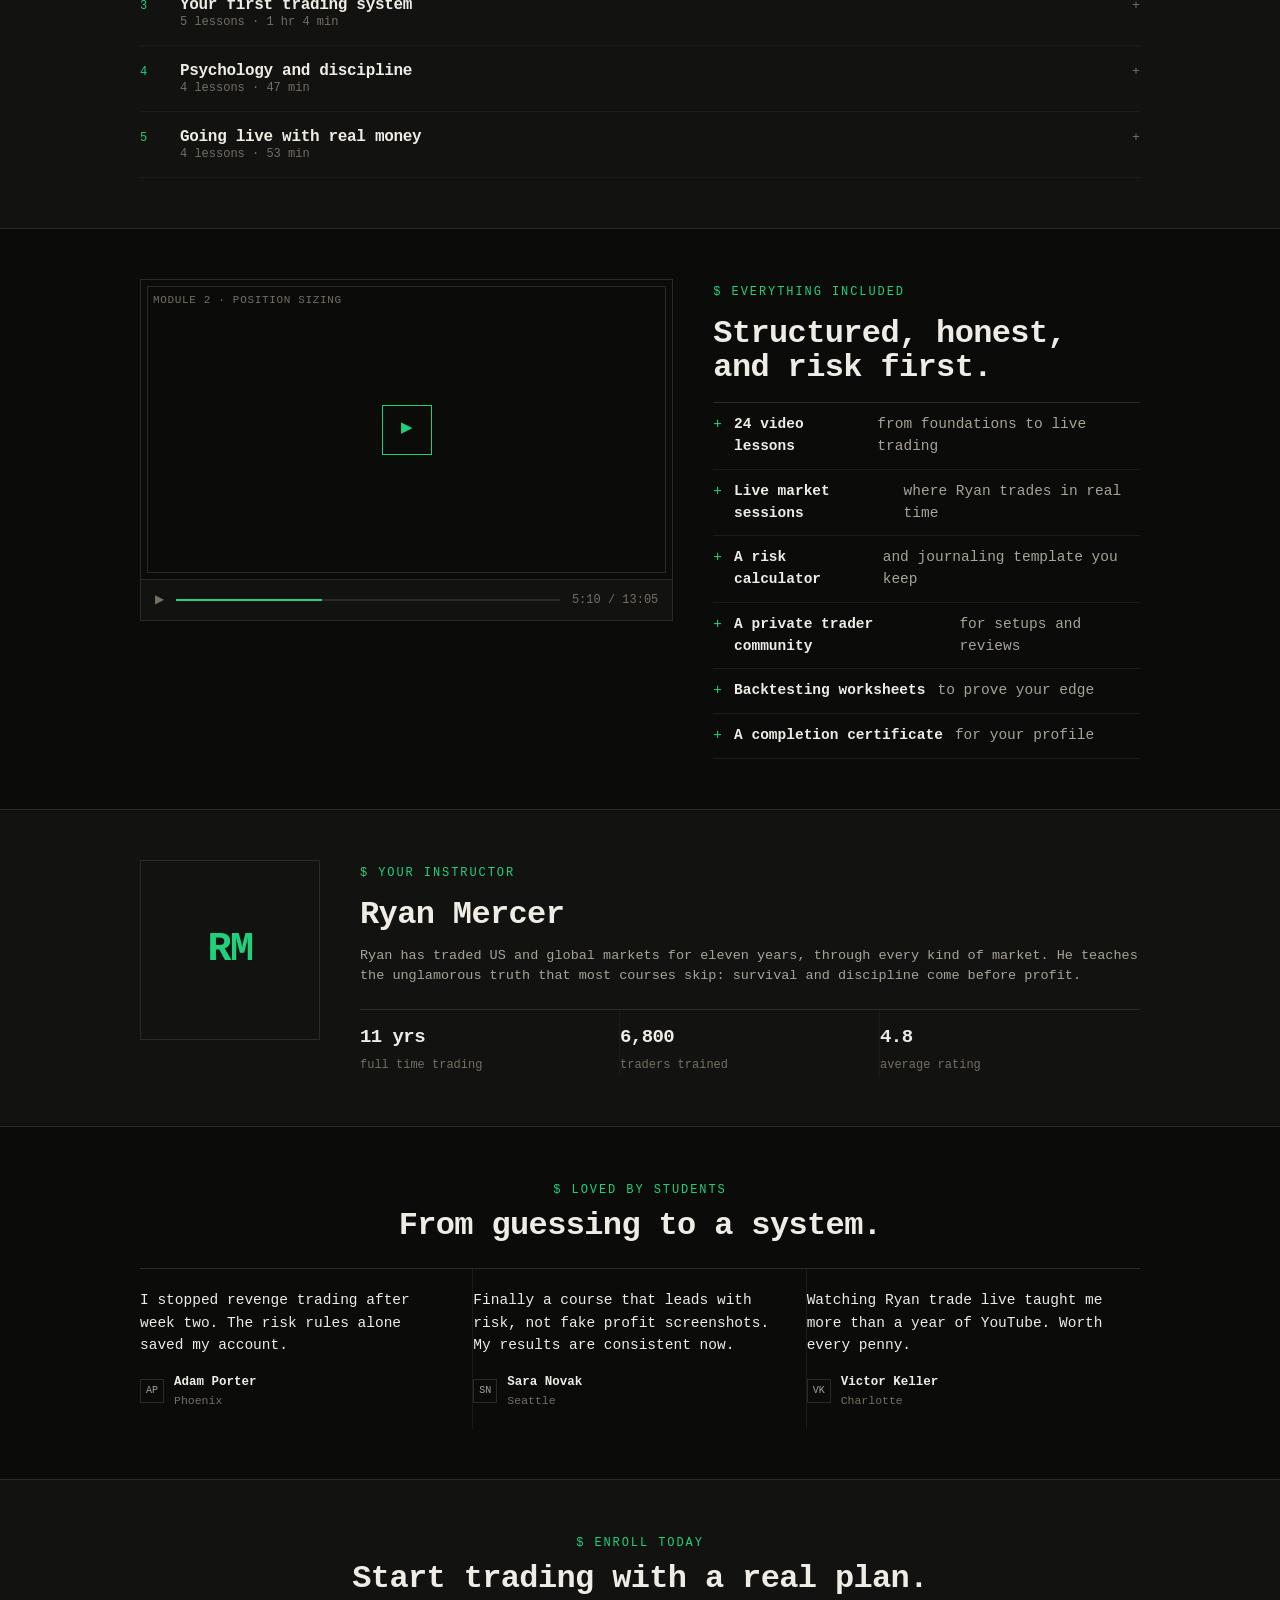
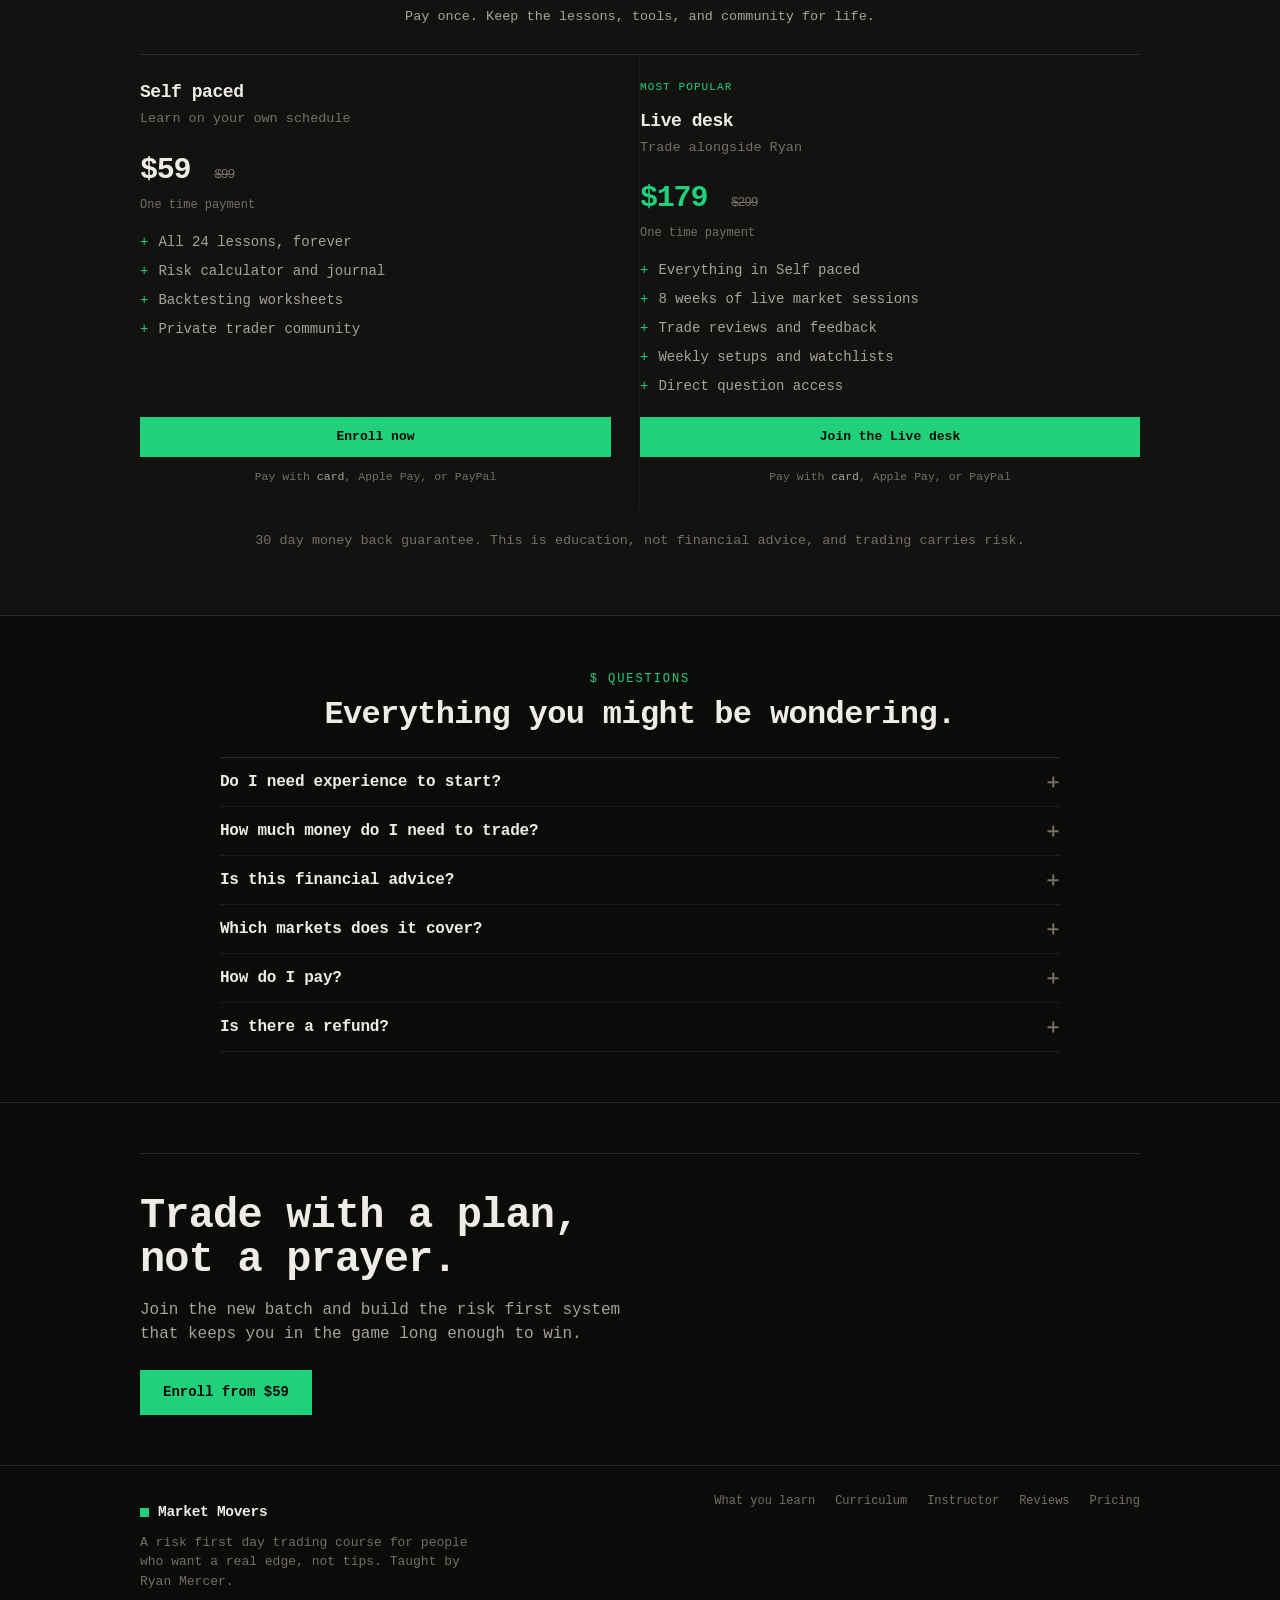
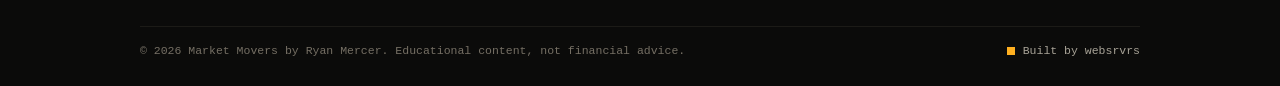
<file: work/membership/index.html>
<!DOCTYPE html>
<html lang="en">
<head>
  <meta charset="UTF-8" />
  <meta name="viewport" content="width=device-width, initial-scale=1.0" />
  <title>Market Movers · Learn to Day Trade Profitably</title>
  <meta name="description" content="A structured course to trade the markets with a real edge, strict risk rules, and the discipline of a professional. Taught by Ryan Mercer. Enroll now." />
  <meta name="theme-color" content="#0b0b0a" />
  <link rel="icon" href="data:image/svg+xml,%3Csvg xmlns='http://www.w3.org/2000/svg' viewBox='0 0 64 64'%3E%3Crect width='64' height='64' fill='%230b0b0a'/%3E%3Crect x='10' y='10' width='44' height='44' fill='%2321d07a'/%3E%3C/svg%3E" />
  <link rel="stylesheet" href="../skeleton.css" />
  <style>:root { --accent: #21d07a; }</style>
</head>
<body id="top" class="v-terminal">
  <div class="announce">New batch opens Monday · <b>Founding price ends soon</b> · Live market sessions included</div>

  <header class="header" id="header">
    <div class="container nav">
      <a href="#top" class="brand"><span class="mark">M</span> Market Movers</a>
      <nav class="nav-links"><a href="#learn">What you learn</a><a href="#curriculum">Curriculum</a><a href="#instructor">Instructor</a><a href="#reviews">Reviews</a><a href="#pricing">Pricing</a></nav>
      <div class="nav-cta"><a href="#curriculum" class="btn btn-ghost">Preview lessons</a><a href="#pricing" class="btn btn-grad">Enroll now</a></div>
      <button class="nav-toggle" id="navToggle" aria-label="Menu"><span></span><span></span><span></span></button>
    </div>
  </header>

  <main>
    <section class="hero">
      <div class="container hero-grid">
        <div>
          <span class="pill">Trade with a real edge</span>
          <h1 class="display">Learn to <span class="grad-text">day trade</span> the markets profitably.</h1>
          <p class="lead">Stop gambling on tips. Build a repeatable system with a proven edge, strict risk rules, and the discipline that separates traders who last from those who blow up.</p>
          <div class="hero-actions"><a href="#pricing" class="btn btn-grad btn-lg">Enroll from $59</a><a href="#curriculum" class="btn btn-ghost btn-lg">See the curriculum</a></div>
          <div class="hero-meta"><div class="m"><b>6,800+</b><span>traders trained</span></div><div class="m"><b class="rating">4.8 / 5</b><span>2,040 reviews</span></div><div class="m"><b>8 weeks</b><span>live plus self paced</span></div></div>
        </div>
        <div class="course-card" aria-hidden="true">
          <div class="cc-cover"><span class="badge">Live market desk</span><div class="pbtn">▶</div></div>
          <div class="cc-body"><div class="cc-title">Market Movers</div><div class="cc-instr"><span class="av">RM</span> Ryan Mercer · 11 years trading</div><div class="cc-buy"><div class="cc-price">$59 <small>$99</small></div><a class="btn btn-grad" href="#pricing">Enroll now</a></div></div>
        </div>
      </div>
    </section>

    <div class="proof"><div class="container proof-inner"><span class="lab">As covered on</span><div class="brands"><span>Bloomberg</span><span>MarketWatch</span><span>CNBC</span><span>Investopedia</span><span>Robinhood</span></div></div></div>

    <section class="section" id="learn">
      <div class="container">
        <div class="section-head"><span class="eyebrow">What you walk away with</span><h2 class="h2">Trade like it is a business, not a bet.</h2><p class="lead">A complete framework for reading the market, sizing risk, and executing without emotion.</p></div>
        <div class="grid grid-3 mt-40">
          <div class="card"><h3 class="h3">Read price and volume</h3><p>Understand what the chart is really telling you, without a hundred indicators cluttering the screen.</p></div>
          <div class="card"><h3 class="h3">Risk and position sizing</h3><p>The one skill that keeps you in the game. Never risk more than you planned, ever.</p></div>
          <div class="card"><h3 class="h3">A tested strategy</h3><p>Two setups with a real edge, with exact entry, exit, and stop rules you can follow.</p></div>
          <div class="card"><h3 class="h3">Trader psychology</h3><p>Beat fear and greed with a routine that makes discipline automatic.</p></div>
          <div class="card"><h3 class="h3">Journaling and review</h3><p>Turn every trade into data, and every mistake into an edge you can measure.</p></div>
          <div class="card"><h3 class="h3">Build your trading plan</h3><p>Leave with a written plan you can run every single morning before the bell.</p></div>
        </div>
      </div>
    </section>

    <section class="section bg-soft" id="curriculum">
      <div class="container">
        <div class="section-head"><span class="eyebrow">The curriculum</span><h2 class="h2">Eight weeks from beginner to disciplined trader.</h2><p class="lead">Watch the free previews before you enroll. Tap any module to see what is inside.</p></div>
        <div class="curr">
          <div class="mod"><button class="mod-head"><span class="n">1</span><span class="t"><b>Market foundations</b><span>4 lessons · 51 min</span></span><span class="chev">+</span></button><div class="mod-body">
            <div class="lesson">How markets actually move <span class="free">Free preview</span><span class="dur">12:40</span></div>
            <div class="lesson">Order types and your broker setup <span class="dur">13:15</span></div>
            <div class="lesson">Reading candles and volume <span class="dur">12:50</span></div>
            <div class="lesson">Support, resistance, and structure <span class="dur">12:20</span></div>
          </div></div>
          <div class="mod"><button class="mod-head"><span class="n">2</span><span class="t"><b>Risk management first</b><span>4 lessons · 49 min</span></span><span class="chev">+</span></button><div class="mod-body">
            <div class="lesson">Position sizing that protects you <span class="free">Free preview</span><span class="dur">13:05</span></div>
            <div class="lesson">Setting stops that make sense <span class="dur">11:40</span></div>
            <div class="lesson">Risk to reward, done right <span class="dur">12:10</span></div>
            <div class="lesson">Daily loss limits and rules <span class="dur">11:55</span></div>
          </div></div>
          <div class="mod"><button class="mod-head"><span class="n">3</span><span class="t"><b>Your first trading system</b><span>5 lessons · 1 hr 4 min</span></span><span class="chev">+</span></button><div class="mod-body">
            <div class="lesson">The breakout setup <span class="dur">13:20</span></div>
            <div class="lesson">The pullback setup <span class="dur">13:00</span></div>
            <div class="lesson">Entries, exits, and targets <span class="dur">12:45</span></div>
            <div class="lesson">Backtesting your edge <span class="dur">12:30</span></div>
            <div class="lesson">Building a watchlist <span class="dur">12:25</span></div>
          </div></div>
          <div class="mod"><button class="mod-head"><span class="n">4</span><span class="t"><b>Psychology and discipline</b><span>4 lessons · 47 min</span></span><span class="chev">+</span></button><div class="mod-body">
            <div class="lesson">Beating fear and greed <span class="dur">12:00</span></div>
            <div class="lesson">Your pre market routine <span class="dur">11:20</span></div>
            <div class="lesson">Handling a losing streak <span class="dur">11:50</span></div>
            <div class="lesson">The trading journal <span class="dur">12:10</span></div>
          </div></div>
          <div class="mod"><button class="mod-head"><span class="n">5</span><span class="t"><b>Going live with real money</b><span>4 lessons · 53 min</span></span><span class="chev">+</span></button><div class="mod-body">
            <div class="lesson">Scaling from small to serious <span class="dur">13:30</span></div>
            <div class="lesson">Live trading with Ryan <span class="dur">14:40</span></div>
            <div class="lesson">Reviewing your week <span class="dur">12:20</span></div>
            <div class="lesson">Your written trading plan <span class="dur">12:30</span></div>
          </div></div>
        </div>
      </div>
    </section>

    <section class="section">
      <div class="container player-wrap">
        <div class="player" aria-hidden="true"><div class="player-video"><span class="badge">Module 2 · Position sizing</span><div class="pbtn">▶</div></div><div class="player-bar"><span>▶</span><div class="track"><i></i></div><span class="time">5:10 / 13:05</span></div></div>
        <div>
          <span class="eyebrow">Everything included</span><h2 class="h2 mt-24">Structured, honest, and risk first.</h2>
          <ul class="incl"><li><b>24 video lessons</b> from foundations to live trading</li><li><b>Live market sessions</b> where Ryan trades in real time</li><li><b>A risk calculator</b> and journaling template you keep</li><li><b>A private trader community</b> for setups and reviews</li><li><b>Backtesting worksheets</b> to prove your edge</li><li><b>A completion certificate</b> for your profile</li></ul>
        </div>
      </div>
    </section>

    <section class="section bg-soft" id="instructor">
      <div class="container instructor">
        <div class="avatar" aria-hidden="true"><span class="init">RM</span></div>
        <div><span class="eyebrow">Your instructor</span><h2 class="h2 mt-24">Ryan Mercer</h2><p class="lead mt-24">Ryan has traded US and global markets for eleven years, through every kind of market. He teaches the unglamorous truth that most courses skip: survival and discipline come before profit.</p><div class="stats"><div class="s"><b>11 yrs</b><span>full time trading</span></div><div class="s"><b>6,800</b><span>traders trained</span></div><div class="s"><b>4.8</b><span>average rating</span></div></div></div>
      </div>
    </section>

    <section class="section" id="reviews">
      <div class="container">
        <div class="section-head center"><span class="eyebrow">Loved by students</span><h2 class="h2">From guessing to a system.</h2></div>
        <div class="tgrid">
          <div class="tcard"><p>I stopped revenge trading after week two. The risk rules alone saved my account.</p><div class="who"><span class="av">AP</span><span><b>Adam Porter</b><span>Phoenix</span></span></div></div>
          <div class="tcard"><p>Finally a course that leads with risk, not fake profit screenshots. My results are consistent now.</p><div class="who"><span class="av">SN</span><span><b>Sara Novak</b><span>Seattle</span></span></div></div>
          <div class="tcard"><p>Watching Ryan trade live taught me more than a year of YouTube. Worth every penny.</p><div class="who"><span class="av">VK</span><span><b>Victor Keller</b><span>Charlotte</span></span></div></div>
        </div>
      </div>
    </section>

    <section class="section bg-soft" id="pricing">
      <div class="container">
        <div class="section-head center"><span class="eyebrow">Enroll today</span><h2 class="h2">Start trading with a real plan.</h2><p class="lead">Pay once. Keep the lessons, tools, and community for life.</p></div>
        <div class="plans">
          <div class="plan"><div class="pname">Self paced</div><div class="ptag">Learn on your own schedule</div><div class="price">$59 <small>$99</small></div><div class="plan-note">One time payment</div><ul><li>All 24 lessons, forever</li><li>Risk calculator and journal</li><li>Backtesting worksheets</li><li>Private trader community</li></ul><a href="#" class="btn btn-ink">Enroll now</a><div class="upi">Pay with <b>card</b>, Apple Pay, or PayPal</div></div>
          <div class="plan feat"><span class="badge">Most popular</span><div class="pname">Live desk</div><div class="ptag">Trade alongside Ryan</div><div class="price">$179 <small>$299</small></div><div class="plan-note">One time payment</div><ul><li>Everything in Self paced</li><li>8 weeks of live market sessions</li><li>Trade reviews and feedback</li><li>Weekly setups and watchlists</li><li>Direct question access</li></ul><a href="#" class="btn btn-ink">Join the Live desk</a><div class="upi">Pay with <b>card</b>, Apple Pay, or PayPal</div></div>
        </div>
        <p class="guarantee">30 day money back guarantee. This is education, not financial advice, and trading carries risk.</p>
      </div>
    </section>

    <section class="section">
      <div class="container">
        <div class="section-head center"><span class="eyebrow">Questions</span><h2 class="h2">Everything you might be wondering.</h2></div>
        <div class="faq">
          <div class="faq-item"><button class="faq-q">Do I need experience to start? <span class="ic"></span></button><div class="faq-a"><p>No. We begin from the absolute basics of how markets move, then build to a full system step by step.</p></div></div>
          <div class="faq-item"><button class="faq-q">How much money do I need to trade? <span class="ic"></span></button><div class="faq-a"><p>You can learn and paper trade with zero risk. When you go live, we teach you to start small and scale only as your results prove out.</p></div></div>
          <div class="faq-item"><button class="faq-q">Is this financial advice? <span class="ic"></span></button><div class="faq-a"><p>No. This is educational content that teaches a process and risk discipline. Trading involves real risk and your results are your own.</p></div></div>
          <div class="faq-item"><button class="faq-q">Which markets does it cover? <span class="ic"></span></button><div class="faq-a"><p>The framework works across US equities, index futures, and options. The setups and risk rules are the same.</p></div></div>
          <div class="faq-item"><button class="faq-q">How do I pay? <span class="ic"></span></button><div class="faq-a"><p>Checkout is instant with card, Apple Pay, or PayPal, and your access opens right after payment.</p></div></div>
          <div class="faq-item"><button class="faq-q">Is there a refund? <span class="ic"></span></button><div class="faq-a"><p>Yes. Try the first module, and if it is not right for you within 7 days, we refund you in full.</p></div></div>
        </div>
      </div>
    </section>

    <section class="section"><div class="container"><div class="final"><h2 class="h2">Trade with a plan, not a prayer.</h2><p>Join the new batch and build the risk first system that keeps you in the game long enough to win.</p><a href="#pricing" class="btn btn-ghost btn-lg">Enroll from $59</a></div></div></section>
  </main>

  <footer class="footer">
    <div class="container">
      <div class="footer-top"><div><div class="brand"><span class="mark">M</span> Market Movers</div><p class="tag">A risk first day trading course for people who want a real edge, not tips. Taught by Ryan Mercer.</p></div><nav class="footer-links"><a href="#learn">What you learn</a><a href="#curriculum">Curriculum</a><a href="#instructor">Instructor</a><a href="#reviews">Reviews</a><a href="#pricing">Pricing</a></nav></div>
      <div class="powered"><span>© 2026 Market Movers by Ryan Mercer. Educational content, not financial advice.</span><span class="kk"><span class="dot">k</span> <a href="../../">Built by websrvrs</a></span></div>
    </div>
  </footer>
  <script src="../skeleton.js"></script>
</body>
</html>
</file>
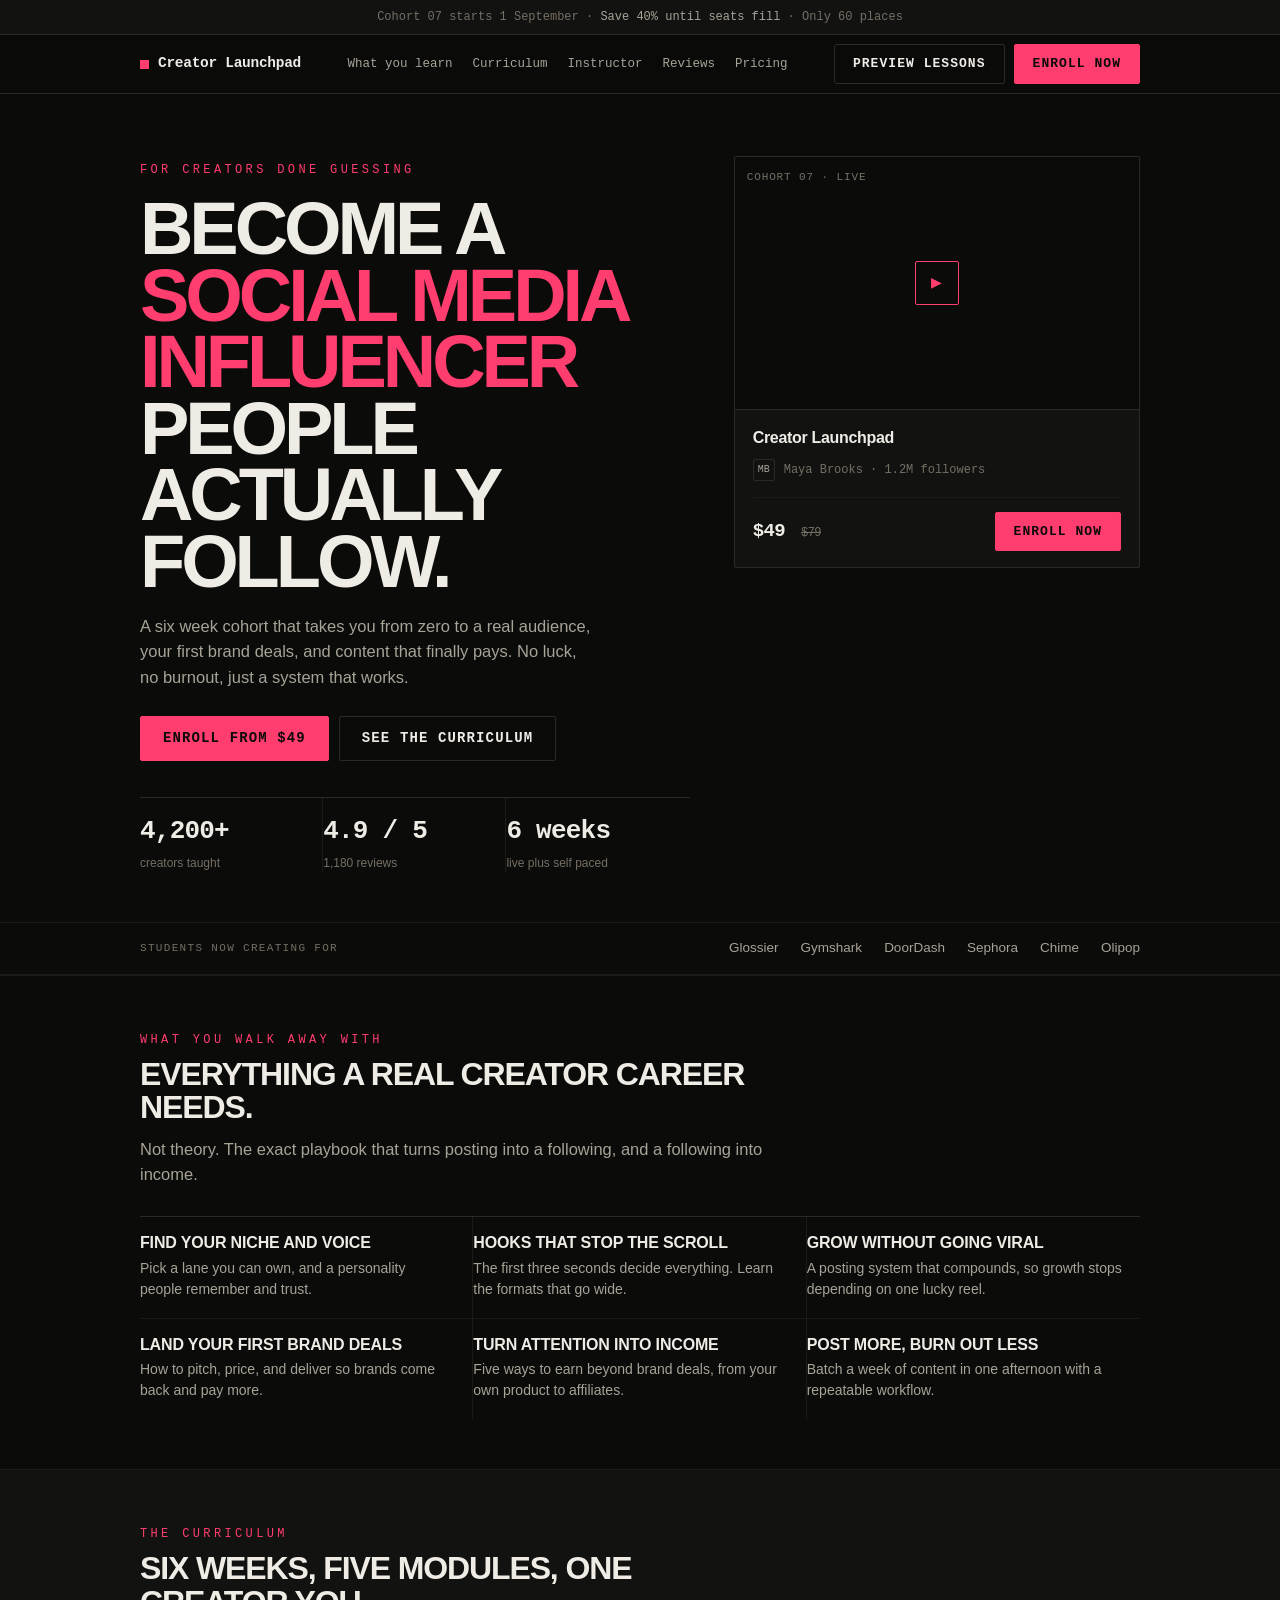
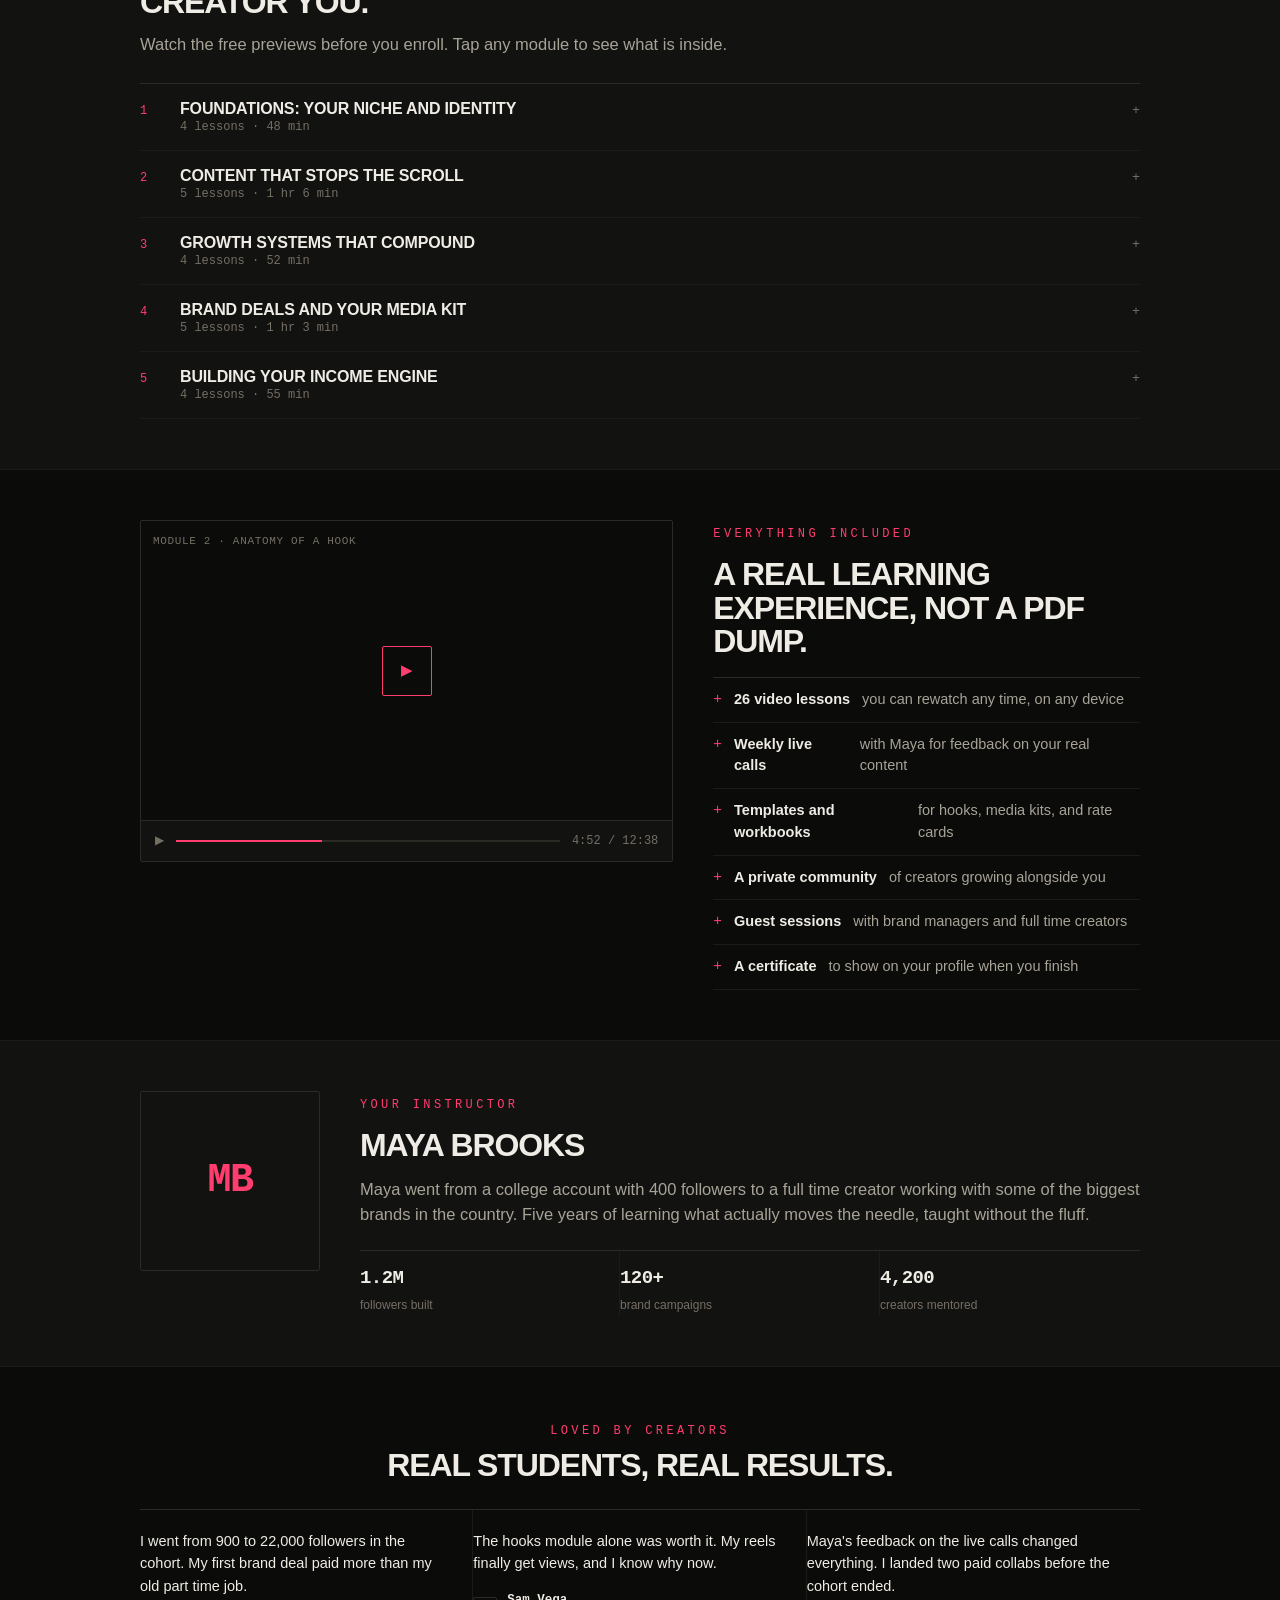
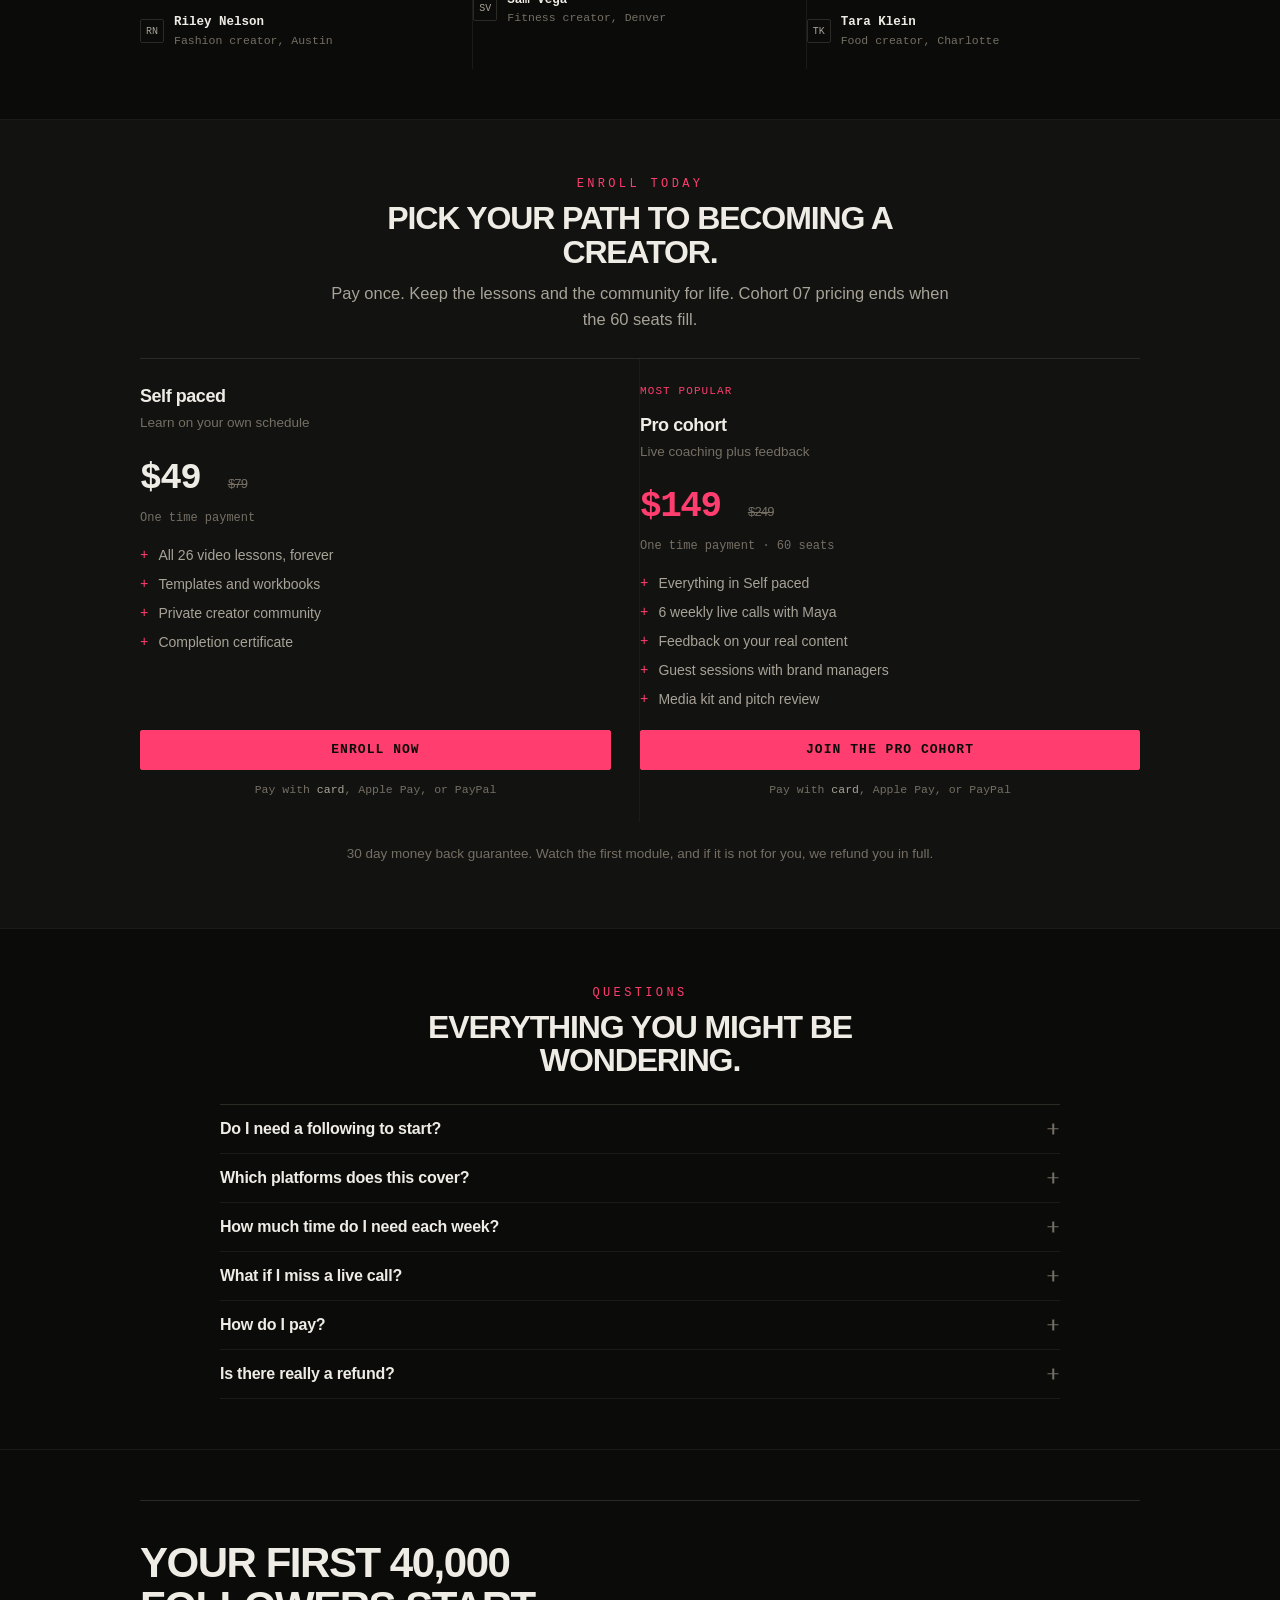
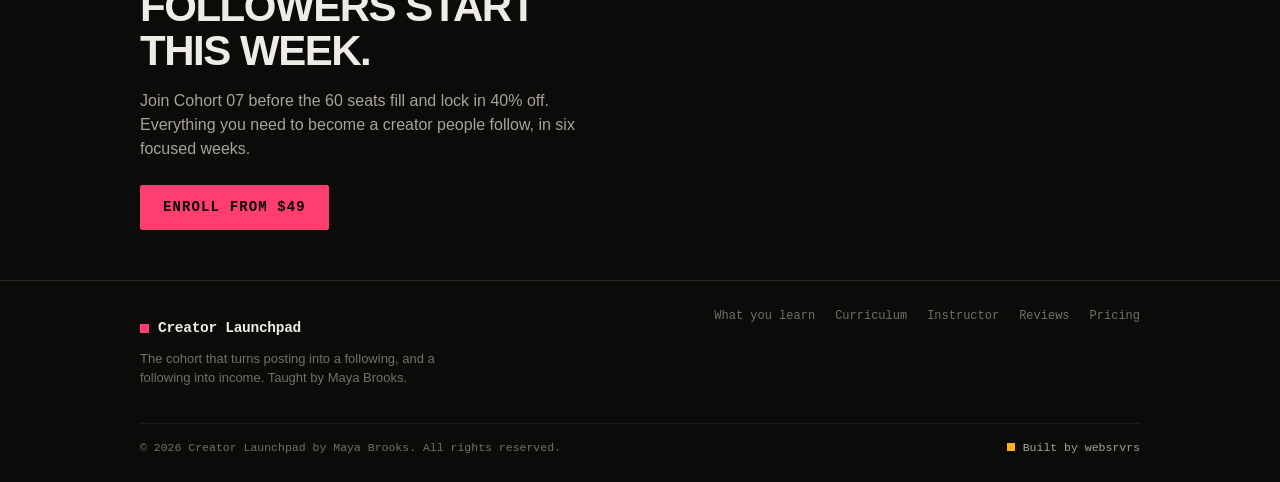
<file: work/program/index.html>
<!DOCTYPE html>
<html lang="en">
<head>
  <meta charset="UTF-8" />
  <meta name="viewport" content="width=device-width, initial-scale=1.0" />
  <title>Creator Launchpad · Become a Successful Social Media Influencer</title>
  <meta name="description" content="A six week cohort to grow a real audience, land brand deals, and turn content into income. Taught by Maya Brooks. Enroll now." />
  <meta name="theme-color" content="#0b0b0a" />
  <link rel="icon" href="data:image/svg+xml,%3Csvg xmlns='http://www.w3.org/2000/svg' viewBox='0 0 64 64'%3E%3Crect width='64' height='64' fill='%230b0b0a'/%3E%3Crect x='10' y='10' width='44' height='44' fill='%23ff3d6e'/%3E%3C/svg%3E" />
  <link rel="stylesheet" href="../skeleton.css" />
  <style>:root { --accent: #ff3d6e; }</style>
</head>
<body id="top" class="v-bold">
  <div class="announce">Cohort 07 starts 1 September · <b>Save 40% until seats fill</b> · Only 60 places</div>

  <header class="header" id="header">
    <div class="container nav">
      <a href="#top" class="brand"><span class="mark">C</span> Creator Launchpad</a>
      <nav class="nav-links">
        <a href="#learn">What you learn</a><a href="#curriculum">Curriculum</a><a href="#instructor">Instructor</a><a href="#reviews">Reviews</a><a href="#pricing">Pricing</a>
      </nav>
      <div class="nav-cta"><a href="#curriculum" class="btn btn-ghost">Preview lessons</a><a href="#pricing" class="btn btn-grad">Enroll now</a></div>
      <button class="nav-toggle" id="navToggle" aria-label="Menu"><span></span><span></span><span></span></button>
    </div>
  </header>

  <main>
    <section class="hero">
      <div class="container hero-grid">
        <div>
          <span class="pill">For creators done guessing</span>
          <h1 class="display">Become a <span class="grad-text">social media influencer</span> people actually follow.</h1>
          <p class="lead">A six week cohort that takes you from zero to a real audience, your first brand deals, and content that finally pays. No luck, no burnout, just a system that works.</p>
          <div class="hero-actions"><a href="#pricing" class="btn btn-grad btn-lg">Enroll from $49</a><a href="#curriculum" class="btn btn-ghost btn-lg">See the curriculum</a></div>
          <div class="hero-meta"><div class="m"><b>4,200+</b><span>creators taught</span></div><div class="m"><b class="rating">4.9 / 5</b><span>1,180 reviews</span></div><div class="m"><b>6 weeks</b><span>live plus self paced</span></div></div>
        </div>
        <div class="course-card" aria-hidden="true">
          <div class="cc-cover"><span class="badge">Cohort 07 · Live</span><div class="pbtn">▶</div></div>
          <div class="cc-body">
            <div class="cc-title">Creator Launchpad</div>
            <div class="cc-instr"><span class="av">MB</span> Maya Brooks · 1.2M followers</div>
            <div class="cc-buy"><div class="cc-price">$49 <small>$79</small></div><a class="btn btn-grad" href="#pricing">Enroll now</a></div>
          </div>
        </div>
      </div>
    </section>

    <div class="proof"><div class="container proof-inner"><span class="lab">Students now creating for</span><div class="brands"><span>Glossier</span><span>Gymshark</span><span>DoorDash</span><span>Sephora</span><span>Chime</span><span>Olipop</span></div></div></div>

    <section class="section" id="learn">
      <div class="container">
        <div class="section-head"><span class="eyebrow">What you walk away with</span><h2 class="h2">Everything a real creator career needs.</h2><p class="lead">Not theory. The exact playbook that turns posting into a following, and a following into income.</p></div>
        <div class="grid grid-3 mt-40">
          <div class="card"><h3 class="h3">Find your niche and voice</h3><p>Pick a lane you can own, and a personality people remember and trust.</p></div>
          <div class="card"><h3 class="h3">Hooks that stop the scroll</h3><p>The first three seconds decide everything. Learn the formats that go wide.</p></div>
          <div class="card"><h3 class="h3">Grow without going viral</h3><p>A posting system that compounds, so growth stops depending on one lucky reel.</p></div>
          <div class="card"><h3 class="h3">Land your first brand deals</h3><p>How to pitch, price, and deliver so brands come back and pay more.</p></div>
          <div class="card"><h3 class="h3">Turn attention into income</h3><p>Five ways to earn beyond brand deals, from your own product to affiliates.</p></div>
          <div class="card"><h3 class="h3">Post more, burn out less</h3><p>Batch a week of content in one afternoon with a repeatable workflow.</p></div>
        </div>
      </div>
    </section>

    <section class="section bg-soft" id="curriculum">
      <div class="container">
        <div class="section-head"><span class="eyebrow">The curriculum</span><h2 class="h2">Six weeks, five modules, one creator you.</h2><p class="lead">Watch the free previews before you enroll. Tap any module to see what is inside.</p></div>
        <div class="curr">
          <div class="mod"><button class="mod-head"><span class="n">1</span><span class="t"><b>Foundations: your niche and identity</b><span>4 lessons · 48 min</span></span><span class="chev">+</span></button><div class="mod-body">
            <div class="lesson">Choosing a niche you will not quit <span class="free">Free preview</span><span class="dur">11:20</span></div>
            <div class="lesson">Your creator personality and promise <span class="dur">09:44</span></div>
            <div class="lesson">Setting up a profile that converts <span class="dur">13:02</span></div>
            <div class="lesson">Workbook: your one line positioning <span class="dur">14:10</span></div>
          </div></div>
          <div class="mod"><button class="mod-head"><span class="n">2</span><span class="t"><b>Content that stops the scroll</b><span>5 lessons · 1 hr 6 min</span></span><span class="chev">+</span></button><div class="mod-body">
            <div class="lesson">Anatomy of a hook <span class="free">Free preview</span><span class="dur">12:38</span></div>
            <div class="lesson">Scripting reels in 10 minutes <span class="dur">15:20</span></div>
            <div class="lesson">Shooting and editing on just your phone <span class="dur">16:05</span></div>
            <div class="lesson">Captions and covers that get the click <span class="dur">11:12</span></div>
            <div class="lesson">Your first 7 day content plan <span class="dur">11:40</span></div>
          </div></div>
          <div class="mod"><button class="mod-head"><span class="n">3</span><span class="t"><b>Growth systems that compound</b><span>4 lessons · 52 min</span></span><span class="chev">+</span></button><div class="mod-body">
            <div class="lesson">Reading your analytics like a pro <span class="dur">13:30</span></div>
            <div class="lesson">The post, learn, repeat loop <span class="dur">12:15</span></div>
            <div class="lesson">Collabs and shoutouts that work <span class="dur">14:08</span></div>
            <div class="lesson">Turning viewers into a community <span class="dur">12:20</span></div>
          </div></div>
          <div class="mod"><button class="mod-head"><span class="n">4</span><span class="t"><b>Brand deals and your media kit</b><span>5 lessons · 1 hr 3 min</span></span><span class="chev">+</span></button><div class="mod-body">
            <div class="lesson">Building a media kit that gets replies <span class="dur">12:44</span></div>
            <div class="lesson">How to price your first deals <span class="dur">13:10</span></div>
            <div class="lesson">Pitching brands over email and DM <span class="dur">12:55</span></div>
            <div class="lesson">Delivering so brands rebook you <span class="dur">11:30</span></div>
            <div class="lesson">Contracts and rate cards, made simple <span class="dur">12:41</span></div>
          </div></div>
          <div class="mod"><button class="mod-head"><span class="n">5</span><span class="t"><b>Building your income engine</b><span>4 lessons · 55 min</span></span><span class="chev">+</span></button><div class="mod-body">
            <div class="lesson">Five income streams for creators <span class="dur">14:02</span></div>
            <div class="lesson">Launching your own digital product <span class="dur">15:18</span></div>
            <div class="lesson">Affiliate income without being pushy <span class="dur">12:40</span></div>
            <div class="lesson">Your 90 day creator plan <span class="dur">13:20</span></div>
          </div></div>
        </div>
      </div>
    </section>

    <section class="section">
      <div class="container player-wrap">
        <div class="player" aria-hidden="true"><div class="player-video"><span class="badge">Module 2 · Anatomy of a hook</span><div class="pbtn">▶</div></div><div class="player-bar"><span>▶</span><div class="track"><i></i></div><span class="time">4:52 / 12:38</span></div></div>
        <div>
          <span class="eyebrow">Everything included</span><h2 class="h2 mt-24">A real learning experience, not a PDF dump.</h2>
          <ul class="incl"><li><b>26 video lessons</b> you can rewatch any time, on any device</li><li><b>Weekly live calls</b> with Maya for feedback on your real content</li><li><b>Templates and workbooks</b> for hooks, media kits, and rate cards</li><li><b>A private community</b> of creators growing alongside you</li><li><b>Guest sessions</b> with brand managers and full time creators</li><li><b>A certificate</b> to show on your profile when you finish</li></ul>
        </div>
      </div>
    </section>

    <section class="section bg-soft" id="instructor">
      <div class="container instructor">
        <div class="avatar" aria-hidden="true"><span class="init">MB</span></div>
        <div><span class="eyebrow">Your instructor</span><h2 class="h2 mt-24">Maya Brooks</h2><p class="lead mt-24">Maya went from a college account with 400 followers to a full time creator working with some of the biggest brands in the country. Five years of learning what actually moves the needle, taught without the fluff.</p><div class="stats"><div class="s"><b>1.2M</b><span>followers built</span></div><div class="s"><b>120+</b><span>brand campaigns</span></div><div class="s"><b>4,200</b><span>creators mentored</span></div></div></div>
      </div>
    </section>

    <section class="section" id="reviews">
      <div class="container">
        <div class="section-head center"><span class="eyebrow">Loved by creators</span><h2 class="h2">Real students, real results.</h2></div>
        <div class="tgrid">
          <div class="tcard"><p>I went from 900 to 22,000 followers in the cohort. My first brand deal paid more than my old part time job.</p><div class="who"><span class="av">RN</span><span><b>Riley Nelson</b><span>Fashion creator, Austin</span></span></div></div>
          <div class="tcard"><p>The hooks module alone was worth it. My reels finally get views, and I know why now.</p><div class="who"><span class="av">SV</span><span><b>Sam Vega</b><span>Fitness creator, Denver</span></span></div></div>
          <div class="tcard"><p>Maya's feedback on the live calls changed everything. I landed two paid collabs before the cohort ended.</p><div class="who"><span class="av">TK</span><span><b>Tara Klein</b><span>Food creator, Charlotte</span></span></div></div>
        </div>
      </div>
    </section>

    <section class="section bg-soft" id="pricing">
      <div class="container">
        <div class="section-head center"><span class="eyebrow">Enroll today</span><h2 class="h2">Pick your path to becoming a creator.</h2><p class="lead">Pay once. Keep the lessons and the community for life. Cohort 07 pricing ends when the 60 seats fill.</p></div>
        <div class="plans">
          <div class="plan"><div class="pname">Self paced</div><div class="ptag">Learn on your own schedule</div><div class="price">$49 <small>$79</small></div><div class="plan-note">One time payment</div><ul><li>All 26 video lessons, forever</li><li>Templates and workbooks</li><li>Private creator community</li><li>Completion certificate</li></ul><a href="#" class="btn btn-ink">Enroll now</a><div class="upi">Pay with <b>card</b>, Apple Pay, or PayPal</div></div>
          <div class="plan feat"><span class="badge">Most popular</span><div class="pname">Pro cohort</div><div class="ptag">Live coaching plus feedback</div><div class="price">$149 <small>$249</small></div><div class="plan-note">One time payment · 60 seats</div><ul><li>Everything in Self paced</li><li>6 weekly live calls with Maya</li><li>Feedback on your real content</li><li>Guest sessions with brand managers</li><li>Media kit and pitch review</li></ul><a href="#" class="btn btn-ink">Join the Pro cohort</a><div class="upi">Pay with <b>card</b>, Apple Pay, or PayPal</div></div>
        </div>
        <p class="guarantee">30 day money back guarantee. Watch the first module, and if it is not for you, we refund you in full.</p>
      </div>
    </section>

    <section class="section">
      <div class="container">
        <div class="section-head center"><span class="eyebrow">Questions</span><h2 class="h2">Everything you might be wondering.</h2></div>
        <div class="faq">
          <div class="faq-item"><button class="faq-q">Do I need a following to start? <span class="ic"></span></button><div class="faq-a"><p>Not at all. Most students start under 1,000 followers. The whole point is to build from wherever you are right now.</p></div></div>
          <div class="faq-item"><button class="faq-q">Which platforms does this cover? <span class="ic"></span></button><div class="faq-a"><p>Instagram and YouTube Shorts are the core, and the same system works for any short video platform you want to grow on.</p></div></div>
          <div class="faq-item"><button class="faq-q">How much time do I need each week? <span class="ic"></span></button><div class="faq-a"><p>Around 4 to 5 hours. Lessons are short and practical, and you can batch your content in one sitting once you learn the workflow.</p></div></div>
          <div class="faq-item"><button class="faq-q">What if I miss a live call? <span class="ic"></span></button><div class="faq-a"><p>Every live call is recorded and posted in the community, so you can catch up any time and still send your questions in advance.</p></div></div>
          <div class="faq-item"><button class="faq-q">How do I pay? <span class="ic"></span></button><div class="faq-a"><p>Checkout is instant with card, Apple Pay, or PayPal. Your access opens the moment your payment is confirmed.</p></div></div>
          <div class="faq-item"><button class="faq-q">Is there really a refund? <span class="ic"></span></button><div class="faq-a"><p>Yes. Watch the first module, and if it is not right for you within 7 days, message us and we refund you in full.</p></div></div>
        </div>
      </div>
    </section>

    <section class="section"><div class="container"><div class="final"><h2 class="h2">Your first 40,000 followers start this week.</h2><p>Join Cohort 07 before the 60 seats fill and lock in 40% off. Everything you need to become a creator people follow, in six focused weeks.</p><a href="#pricing" class="btn btn-ghost btn-lg">Enroll from $49</a></div></div></section>
  </main>

  <footer class="footer">
    <div class="container">
      <div class="footer-top"><div><div class="brand"><span class="mark">C</span> Creator Launchpad</div><p class="tag">The cohort that turns posting into a following, and a following into income. Taught by Maya Brooks.</p></div><nav class="footer-links"><a href="#learn">What you learn</a><a href="#curriculum">Curriculum</a><a href="#instructor">Instructor</a><a href="#reviews">Reviews</a><a href="#pricing">Pricing</a></nav></div>
      <div class="powered"><span>© 2026 Creator Launchpad by Maya Brooks. All rights reserved.</span><span class="kk"><span class="dot">k</span> <a href="../../">Built by websrvrs</a></span></div>
    </div>
  </footer>
  <script src="../skeleton.js"></script>
</body>
</html>
</file>
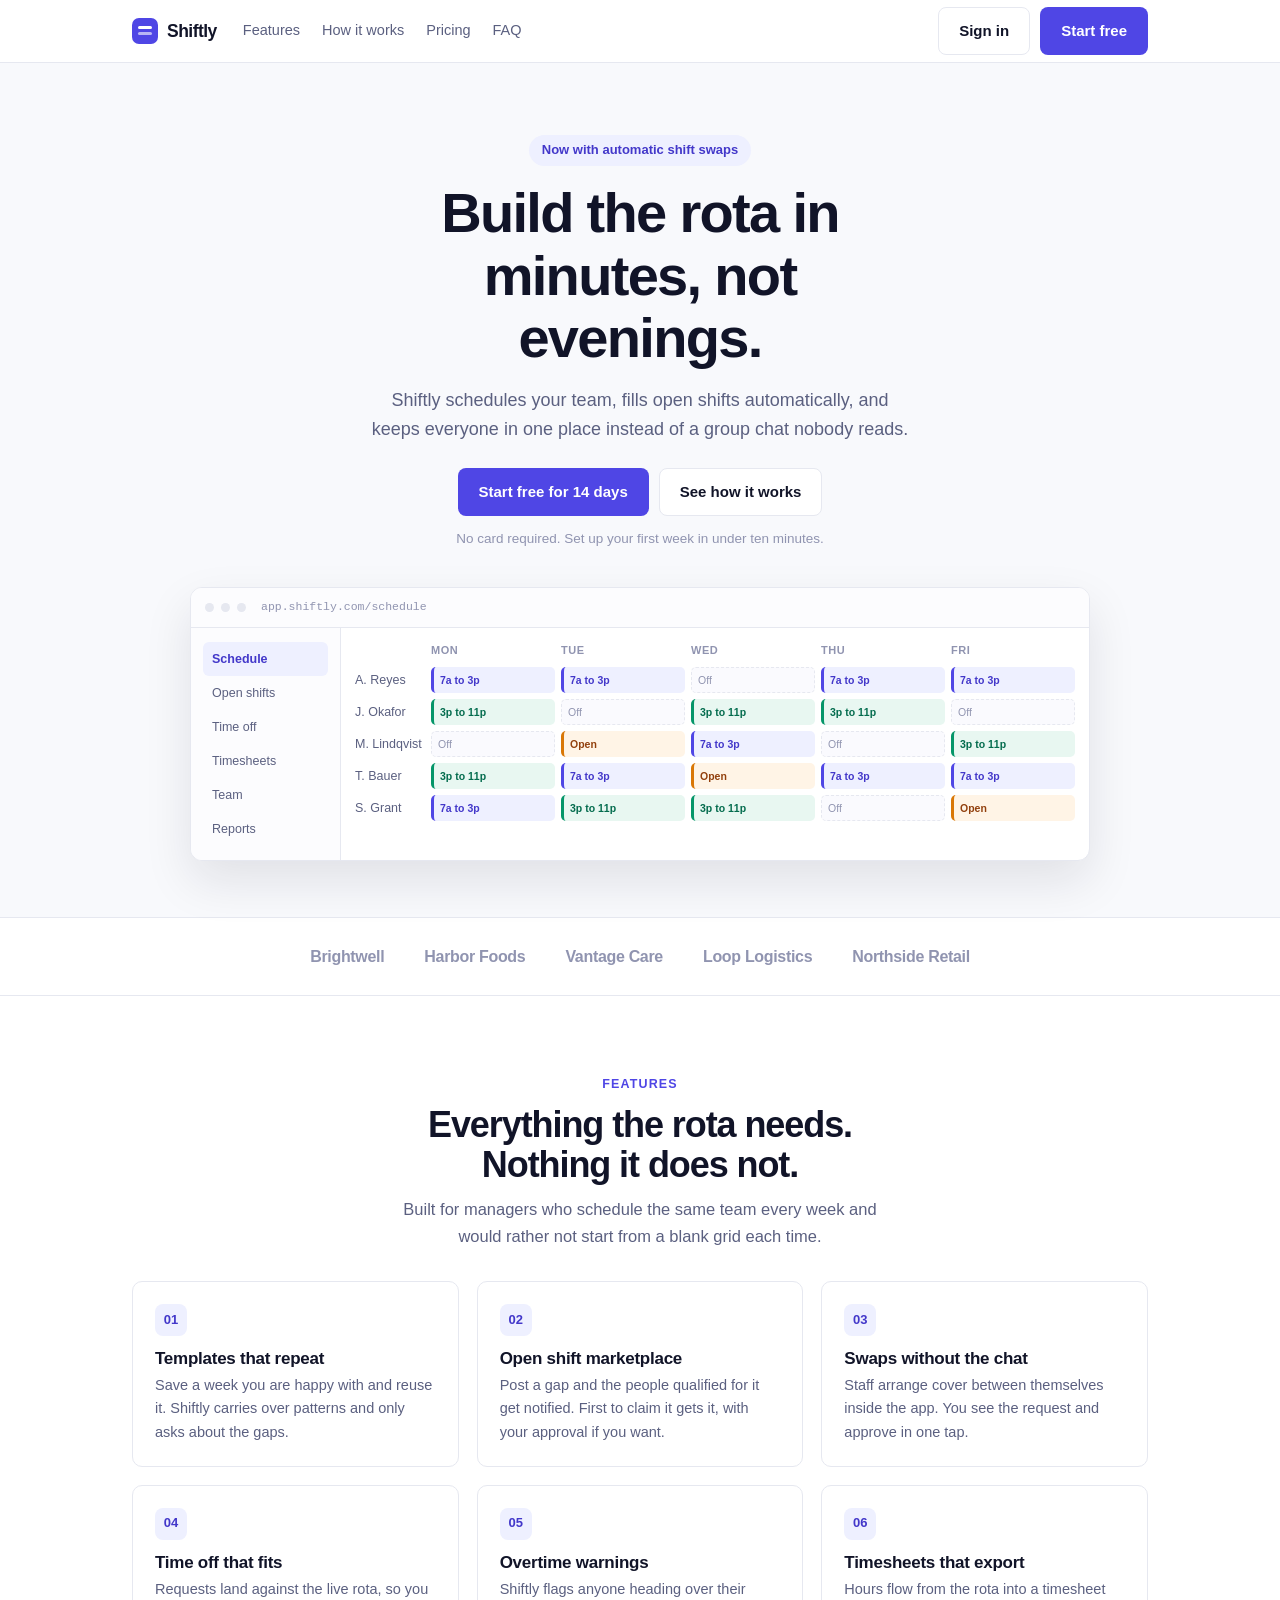
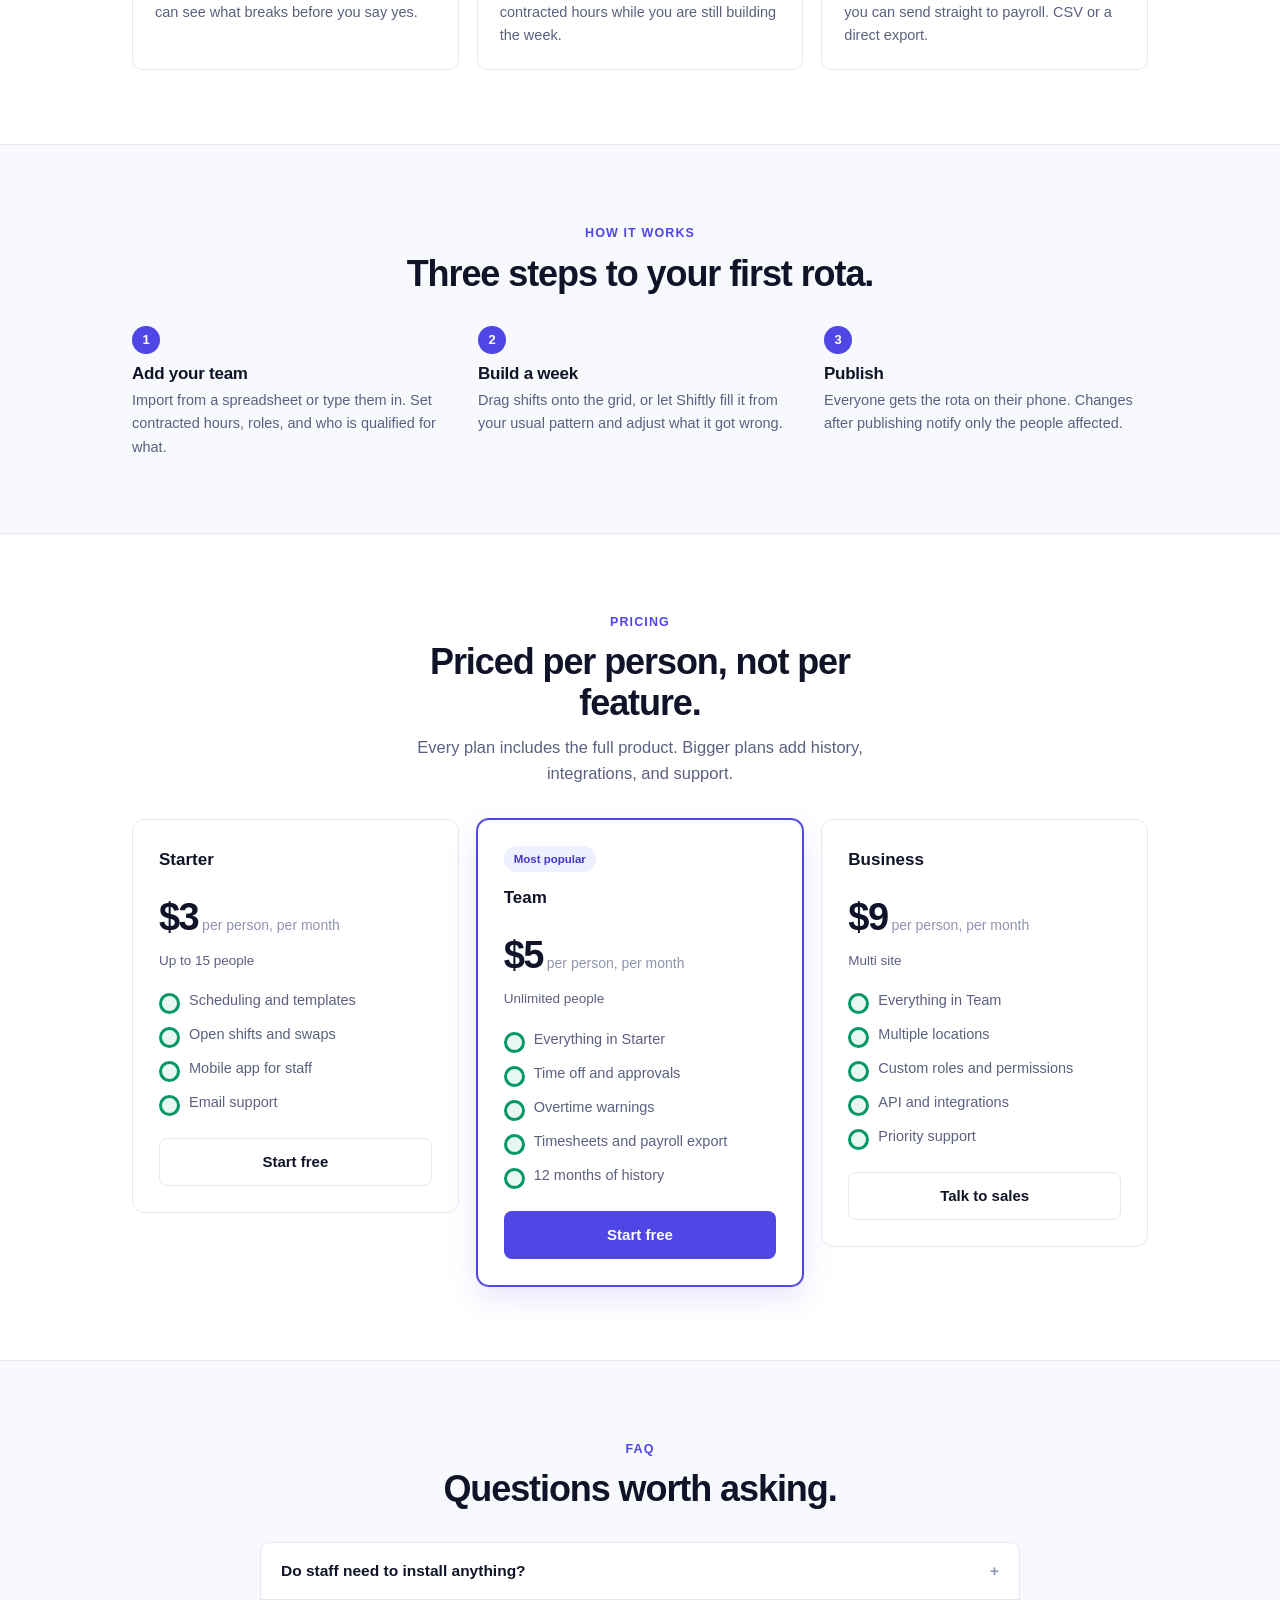
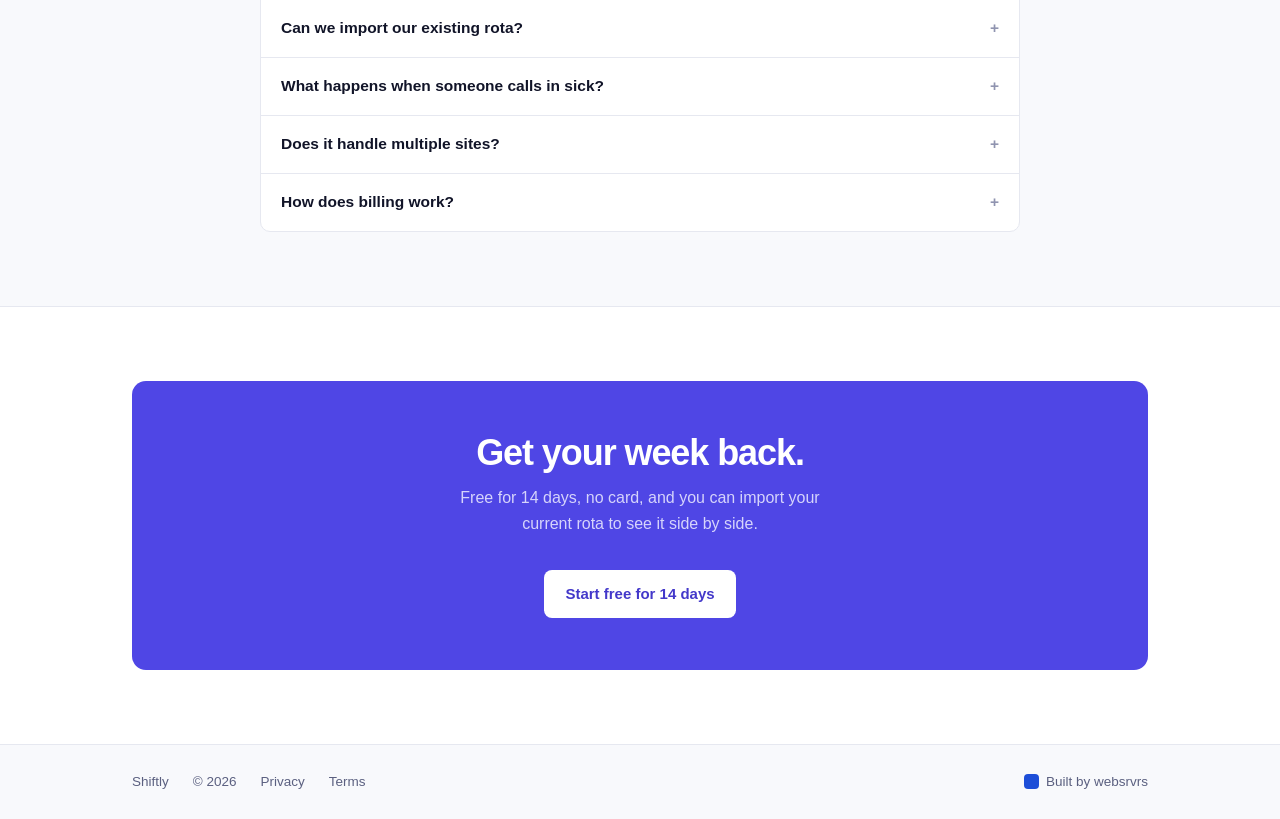
<file: work/saas/index.html>
<!DOCTYPE html>
<html lang="en">
<head>
<meta charset="UTF-8" />
<meta name="viewport" content="width=device-width, initial-scale=1.0" />
<title>Shiftly · Scheduling for shift teams</title>
<meta name="description" content="Build the rota in minutes, fill open shifts automatically, and stop losing hours to the group chat. Scheduling software for teams that work in shifts." />
<meta name="theme-color" content="#ffffff" />
<link rel="icon" href="data:image/svg+xml,%3Csvg xmlns='http://www.w3.org/2000/svg' viewBox='0 0 64 64'%3E%3Crect width='64' height='64' rx='14' fill='%234f46e5'/%3E%3Crect x='17' y='19' width='30' height='8' rx='4' fill='white'/%3E%3Crect x='17' y='33' width='20' height='8' rx='4' fill='white' opacity='.65'/%3E%3C/svg%3E" />
<style>
:root{
  --ind:#4f46e5; --ind-d:#4338ca; --ind-s:#eef0ff; --grn:#059669;
  --bg:#ffffff; --soft:#f8f9fc; --line:#e6e8f0; --ink:#111428; --mut:#5b6080; --faint:#9094b0;
  --sans:-apple-system,BlinkMacSystemFont,"Segoe UI",Roboto,Helvetica,Arial,sans-serif;
  --mono:ui-monospace,SFMono-Regular,Menlo,Consolas,monospace;
}
*{box-sizing:border-box}
body{margin:0;background:var(--bg);color:var(--ink);font-family:var(--sans);font-size:16px;line-height:1.6;-webkit-font-smoothing:antialiased}
a{color:inherit;text-decoration:none}
.wrap{max-width:1080px;margin:0 auto;padding-inline:clamp(18px,4vw,32px)}
h1,h2,h3{margin:0;line-height:1.12;letter-spacing:-.03em;font-weight:800}
h1{font-size:clamp(34px,5.4vw,56px)} h2{font-size:clamp(24px,3.2vw,36px)} h3{font-size:17px;letter-spacing:-.015em}
p{margin:0 0 12px} p:last-child{margin-bottom:0}
.btn{display:inline-flex;align-items:center;justify-content:center;gap:8px;font-weight:600;font-size:15px;padding:11px 20px;border-radius:8px;border:1px solid transparent;cursor:pointer}
.btn-p{background:var(--ind);color:#fff}.btn-p:hover{background:var(--ind-d)}
.btn-g{background:#fff;color:var(--ink);border-color:var(--line)}.btn-g:hover{border-color:var(--mut)}

.nav{border-bottom:1px solid var(--line);position:sticky;top:0;background:rgba(255,255,255,.92);backdrop-filter:blur(8px);z-index:40}
.nav-in{display:flex;align-items:center;gap:26px;height:62px}
.lg{display:flex;align-items:center;gap:9px;font-weight:800;font-size:17.5px;letter-spacing:-.03em}
.lg i{width:26px;height:26px;border-radius:7px;background:var(--ind);display:block;font-style:normal;position:relative}
.lg i::after{content:"";position:absolute;left:6px;top:8px;width:14px;height:3px;border-radius:2px;background:#fff;box-shadow:0 6px 0 rgba(255,255,255,.6)}
.nav nav{display:flex;gap:22px}
.nav nav a{font-size:14.5px;color:var(--mut)}.nav nav a:hover{color:var(--ink)}
.nav .r{margin-left:auto;display:flex;align-items:center;gap:10px}

.hero{padding-block:clamp(40px,6vw,72px) clamp(34px,5vw,56px);text-align:center;background:var(--soft);border-bottom:1px solid var(--line)}
.pill{display:inline-flex;align-items:center;gap:8px;background:var(--ind-s);color:var(--ind-d);border-radius:999px;padding:5px 13px;font-size:13px;font-weight:600}
.hero h1{margin:16px auto 0;max-width:17ch}
.hero p.s{margin:16px auto 0;max-width:54ch;font-size:18px;color:var(--mut)}
.hero .acts{margin-top:24px;display:flex;justify-content:center;flex-wrap:wrap;gap:10px}
.hero .fine{margin-top:12px;font-size:13.5px;color:var(--faint)}

/* app mock */
.mock{margin:38px auto 0;max-width:900px;background:#fff;border:1px solid var(--line);border-radius:12px;box-shadow:0 20px 48px rgba(17,20,40,.1);overflow:hidden;text-align:left}
.mock-bar{display:flex;align-items:center;gap:7px;padding:10px 14px;border-bottom:1px solid var(--line);background:#fcfcfe}
.mock-bar i{width:9px;height:9px;border-radius:50%;background:var(--line);display:block}
.mock-bar b{margin-left:8px;font-family:var(--mono);font-size:11.5px;color:var(--faint);font-weight:400}
.mock-body{display:grid;grid-template-columns:150px 1fr}
.side{border-right:1px solid var(--line);padding:14px 12px;background:#fcfcfe}
.side .s{font-size:12.5px;color:var(--mut);padding:7px 9px;border-radius:6px}
.side .s.on{background:var(--ind-s);color:var(--ind-d);font-weight:600}
.cal{padding:14px}
.cal .hd{display:grid;grid-template-columns:70px repeat(5,1fr);gap:6px;font-size:11px;color:var(--faint);font-weight:600;text-transform:uppercase;letter-spacing:.05em;margin-bottom:8px}
.cal .rw{display:grid;grid-template-columns:70px repeat(5,1fr);gap:6px;margin-bottom:6px;align-items:center}
.cal .nm{font-size:12.5px;color:var(--mut);white-space:nowrap;overflow:hidden;text-overflow:ellipsis}
.chip{height:26px;border-radius:5px;background:var(--ind-s);border-left:3px solid var(--ind);font-size:10.5px;color:var(--ind-d);display:flex;align-items:center;padding-left:6px;font-weight:600}
.chip.g{background:#e8f7f1;border-left-color:var(--grn);color:#046c4e}
.chip.o{background:#fff4e6;border-left-color:#d97706;color:#92400e}
.chip.e{background:#fafafe;border:1px dashed var(--line);border-left:1px dashed var(--line);color:var(--faint);font-weight:400}

.logos{padding-block:26px;border-bottom:1px solid var(--line)}
.logos-in{display:flex;flex-wrap:wrap;align-items:center;justify-content:center;gap:14px 40px}
.logos span{font-weight:700;color:var(--faint);font-size:16px;letter-spacing:-.02em}

.sect{padding-block:clamp(44px,6vw,74px)}
.sect.soft{background:var(--soft);border-block:1px solid var(--line)}
.head{max-width:58ch;margin:0 auto 32px;text-align:center}
.kick{font-size:12.5px;font-weight:700;letter-spacing:.09em;text-transform:uppercase;color:var(--ind)}
.head h2{margin-top:9px}
.head p{margin-top:11px;color:var(--mut);font-size:16.5px}

.feats{display:grid;grid-template-columns:repeat(3,1fr);gap:18px}
.ft{background:#fff;border:1px solid var(--line);border-radius:10px;padding:22px}
.ft .ic{width:32px;height:32px;border-radius:8px;background:var(--ind-s);display:grid;place-items:center;color:var(--ind-d);font-weight:800;font-size:13px}
.ft h3{margin:13px 0 6px}
.ft p{color:var(--mut);font-size:14.5px}

.steps{display:grid;grid-template-columns:repeat(3,1fr);gap:22px;counter-reset:s}
.st{position:relative;padding-top:38px}
.st::before{counter-increment:s;content:counter(s);position:absolute;top:0;left:0;width:28px;height:28px;border-radius:50%;background:var(--ind);color:#fff;display:grid;place-items:center;font-size:13px;font-weight:700}
.st h3{margin-bottom:6px}
.st p{color:var(--mut);font-size:14.5px}

.plans{display:grid;grid-template-columns:repeat(3,1fr);gap:18px;align-items:start}
.pl{background:#fff;border:1px solid var(--line);border-radius:12px;padding:26px;display:flex;flex-direction:column}
.pl.best{border-color:var(--ind);box-shadow:0 0 0 1px var(--ind),0 12px 30px rgba(79,70,229,.14)}
.pl .tg{align-self:flex-start;font-size:11.5px;font-weight:700;color:var(--ind-d);background:var(--ind-s);padding:4px 10px;border-radius:999px;margin-bottom:12px}
.pl .nm{font-weight:700;font-size:17px}
.pl .pr{margin:14px 0 2px;font-size:38px;font-weight:800;letter-spacing:-.04em}
.pl .pr span{font-size:14px;font-weight:500;color:var(--faint);letter-spacing:0}
.pl .sub{color:var(--mut);font-size:13.5px}
.pl ul{list-style:none;margin:18px 0 22px;padding:0;display:grid;gap:9px}
.pl li{display:flex;gap:9px;font-size:14.5px;color:var(--mut)}
.pl li::before{content:"";width:15px;height:15px;border-radius:50%;background:#e8f7f1;border:3px solid var(--grn);flex:none;margin-top:4px}
.pl .btn{margin-top:auto;width:100%}

.faq{max-width:760px;margin:0 auto;border:1px solid var(--line);border-radius:10px;overflow:hidden;background:#fff}
details{border-bottom:1px solid var(--line)}details:last-child{border-bottom:0}
summary{list-style:none;cursor:pointer;padding:16px 20px;display:flex;justify-content:space-between;gap:16px;font-weight:600;font-size:15.5px}
summary::-webkit-details-marker{display:none}
summary:hover{color:var(--ind)}
summary .p{color:var(--faint);transition:transform .15s}
details[open] summary .p{transform:rotate(45deg);color:var(--ind)}
details .a{padding:0 20px 16px;color:var(--mut);font-size:14.5px}

.cta{text-align:center;background:var(--ind);color:#fff;border-radius:14px;padding:clamp(32px,5vw,52px)}
.cta h2{color:#fff;max-width:18ch;margin:0 auto}
.cta p{margin-top:12px;color:#d6d4fb;max-width:46ch;margin-inline:auto}
.cta .btn{margin-top:22px}
.cta .btn-w{background:#fff;color:var(--ind-d)}

.foot{border-top:1px solid var(--line);background:var(--soft);padding-block:26px;font-size:13.5px;color:var(--mut)}
.foot-in{display:flex;flex-wrap:wrap;gap:12px 24px;align-items:center}
.built{margin-left:auto;display:inline-flex;align-items:center;gap:7px}
.built i{width:15px;height:15px;border-radius:4px;background:#1d4ed8;display:block;font-style:normal}

@media(max-width:900px){
  .feats,.steps,.plans{grid-template-columns:1fr}
  .nav nav{display:none}
  .mock-body{grid-template-columns:1fr}
  .side{display:none}
}
@media(max-width:620px){
  .cal .hd,.cal .rw{grid-template-columns:56px repeat(3,1fr)}
  .cal .hd span:nth-child(n+5),.cal .rw>div:nth-child(n+5){display:none}
  .hero .acts .btn{width:100%}
}
</style>
</head>
<body>

<header class="nav">
  <div class="wrap nav-in">
    <a href="#" class="lg"><i></i>Shiftly</a>
    <nav><a href="#features">Features</a><a href="#how">How it works</a><a href="#pricing">Pricing</a><a href="#faq">FAQ</a></nav>
    <div class="r"><a href="#" class="btn btn-g">Sign in</a><a href="#pricing" class="btn btn-p">Start free</a></div>
  </div>
</header>

<section class="hero">
  <div class="wrap">
    <span class="pill">Now with automatic shift swaps</span>
    <h1>Build the rota in minutes, not evenings.</h1>
    <p class="s">Shiftly schedules your team, fills open shifts automatically, and keeps everyone in one place instead of a group chat nobody reads.</p>
    <div class="acts">
      <a href="#pricing" class="btn btn-p">Start free for 14 days</a>
      <a href="#how" class="btn btn-g">See how it works</a>
    </div>
    <p class="fine">No card required. Set up your first week in under ten minutes.</p>

    <div class="mock">
      <div class="mock-bar"><i></i><i></i><i></i><b>app.shiftly.com/schedule</b></div>
      <div class="mock-body">
        <div class="side">
          <div class="s on">Schedule</div><div class="s">Open shifts</div><div class="s">Time off</div>
          <div class="s">Timesheets</div><div class="s">Team</div><div class="s">Reports</div>
        </div>
        <div class="cal">
          <div class="hd"><span></span><span>Mon</span><span>Tue</span><span>Wed</span><span>Thu</span><span>Fri</span></div>
          <div class="rw"><div class="nm">A. Reyes</div><div class="chip">7a to 3p</div><div class="chip">7a to 3p</div><div class="chip e">Off</div><div class="chip">7a to 3p</div><div class="chip">7a to 3p</div></div>
          <div class="rw"><div class="nm">J. Okafor</div><div class="chip g">3p to 11p</div><div class="chip e">Off</div><div class="chip g">3p to 11p</div><div class="chip g">3p to 11p</div><div class="chip e">Off</div></div>
          <div class="rw"><div class="nm">M. Lindqvist</div><div class="chip e">Off</div><div class="chip o">Open</div><div class="chip">7a to 3p</div><div class="chip e">Off</div><div class="chip g">3p to 11p</div></div>
          <div class="rw"><div class="nm">T. Bauer</div><div class="chip g">3p to 11p</div><div class="chip">7a to 3p</div><div class="chip o">Open</div><div class="chip">7a to 3p</div><div class="chip">7a to 3p</div></div>
          <div class="rw"><div class="nm">S. Grant</div><div class="chip">7a to 3p</div><div class="chip g">3p to 11p</div><div class="chip g">3p to 11p</div><div class="chip e">Off</div><div class="chip o">Open</div></div>
        </div>
      </div>
    </div>
  </div>
</section>

<div class="logos"><div class="wrap logos-in">
  <span>Brightwell</span><span>Harbor Foods</span><span>Vantage Care</span><span>Loop Logistics</span><span>Northside Retail</span>
</div></div>

<section class="sect" id="features">
  <div class="wrap">
    <div class="head"><span class="kick">Features</span><h2>Everything the rota needs. Nothing it does not.</h2><p>Built for managers who schedule the same team every week and would rather not start from a blank grid each time.</p></div>
    <div class="feats">
      <div class="ft"><div class="ic">01</div><h3>Templates that repeat</h3><p>Save a week you are happy with and reuse it. Shiftly carries over patterns and only asks about the gaps.</p></div>
      <div class="ft"><div class="ic">02</div><h3>Open shift marketplace</h3><p>Post a gap and the people qualified for it get notified. First to claim it gets it, with your approval if you want.</p></div>
      <div class="ft"><div class="ic">03</div><h3>Swaps without the chat</h3><p>Staff arrange cover between themselves inside the app. You see the request and approve in one tap.</p></div>
      <div class="ft"><div class="ic">04</div><h3>Time off that fits</h3><p>Requests land against the live rota, so you can see what breaks before you say yes.</p></div>
      <div class="ft"><div class="ic">05</div><h3>Overtime warnings</h3><p>Shiftly flags anyone heading over their contracted hours while you are still building the week.</p></div>
      <div class="ft"><div class="ic">06</div><h3>Timesheets that export</h3><p>Hours flow from the rota into a timesheet you can send straight to payroll. CSV or a direct export.</p></div>
    </div>
  </div>
</section>

<section class="sect soft" id="how">
  <div class="wrap">
    <div class="head"><span class="kick">How it works</span><h2>Three steps to your first rota.</h2></div>
    <div class="steps">
      <div class="st"><h3>Add your team</h3><p>Import from a spreadsheet or type them in. Set contracted hours, roles, and who is qualified for what.</p></div>
      <div class="st"><h3>Build a week</h3><p>Drag shifts onto the grid, or let Shiftly fill it from your usual pattern and adjust what it got wrong.</p></div>
      <div class="st"><h3>Publish</h3><p>Everyone gets the rota on their phone. Changes after publishing notify only the people affected.</p></div>
    </div>
  </div>
</section>

<section class="sect" id="pricing">
  <div class="wrap">
    <div class="head"><span class="kick">Pricing</span><h2>Priced per person, not per feature.</h2><p>Every plan includes the full product. Bigger plans add history, integrations, and support.</p></div>
    <div class="plans">
      <div class="pl">
        <div class="nm">Starter</div>
        <div class="pr">$3<span> per person, per month</span></div>
        <div class="sub">Up to 15 people</div>
        <ul><li>Scheduling and templates</li><li>Open shifts and swaps</li><li>Mobile app for staff</li><li>Email support</li></ul>
        <a href="#" class="btn btn-g">Start free</a>
      </div>
      <div class="pl best">
        <span class="tg">Most popular</span>
        <div class="nm">Team</div>
        <div class="pr">$5<span> per person, per month</span></div>
        <div class="sub">Unlimited people</div>
        <ul><li>Everything in Starter</li><li>Time off and approvals</li><li>Overtime warnings</li><li>Timesheets and payroll export</li><li>12 months of history</li></ul>
        <a href="#" class="btn btn-p">Start free</a>
      </div>
      <div class="pl">
        <div class="nm">Business</div>
        <div class="pr">$9<span> per person, per month</span></div>
        <div class="sub">Multi site</div>
        <ul><li>Everything in Team</li><li>Multiple locations</li><li>Custom roles and permissions</li><li>API and integrations</li><li>Priority support</li></ul>
        <a href="#" class="btn btn-g">Talk to sales</a>
      </div>
    </div>
  </div>
</section>

<section class="sect soft" id="faq">
  <div class="wrap">
    <div class="head"><span class="kick">FAQ</span><h2>Questions worth asking.</h2></div>
    <div class="faq">
      <details><summary><span>Do staff need to install anything?</span><span class="p">+</span></summary><div class="a">There is an app, but it is optional. Staff can view the rota and claim shifts from a link in a text message if they would rather not install anything.</div></details>
      <details><summary><span>Can we import our existing rota?</span><span class="p">+</span></summary><div class="a">Yes. Upload a spreadsheet of people and shifts and Shiftly will map the columns. Most teams are set up inside an afternoon.</div></details>
      <details><summary><span>What happens when someone calls in sick?</span><span class="p">+</span></summary><div class="a">Mark the shift open and everyone qualified gets notified at once. In most teams it is claimed before the manager has finished their coffee.</div></details>
      <details><summary><span>Does it handle multiple sites?</span><span class="p">+</span></summary><div class="a">On the Business plan, yes. You can schedule across locations, share staff between them, and report on each separately.</div></details>
      <details><summary><span>How does billing work?</span><span class="p">+</span></summary><div class="a">You pay for people who are actually scheduled in a given month. Seasonal teams are not charged for staff sitting idle out of season.</div></details>
    </div>
  </div>
</section>

<section class="sect">
  <div class="wrap">
    <div class="cta">
      <h2>Get your week back.</h2>
      <p>Free for 14 days, no card, and you can import your current rota to see it side by side.</p>
      <a href="#" class="btn btn-w">Start free for 14 days</a>
    </div>
  </div>
</section>

<footer class="foot">
  <div class="wrap foot-in">
    <span>Shiftly</span><span>&#169; 2026</span><span>Privacy</span><span>Terms</span>
    <span class="built"><i></i><a href="../../">Built by websrvrs</a></span>
  </div>
</footer>

</body>
</html>
</file>
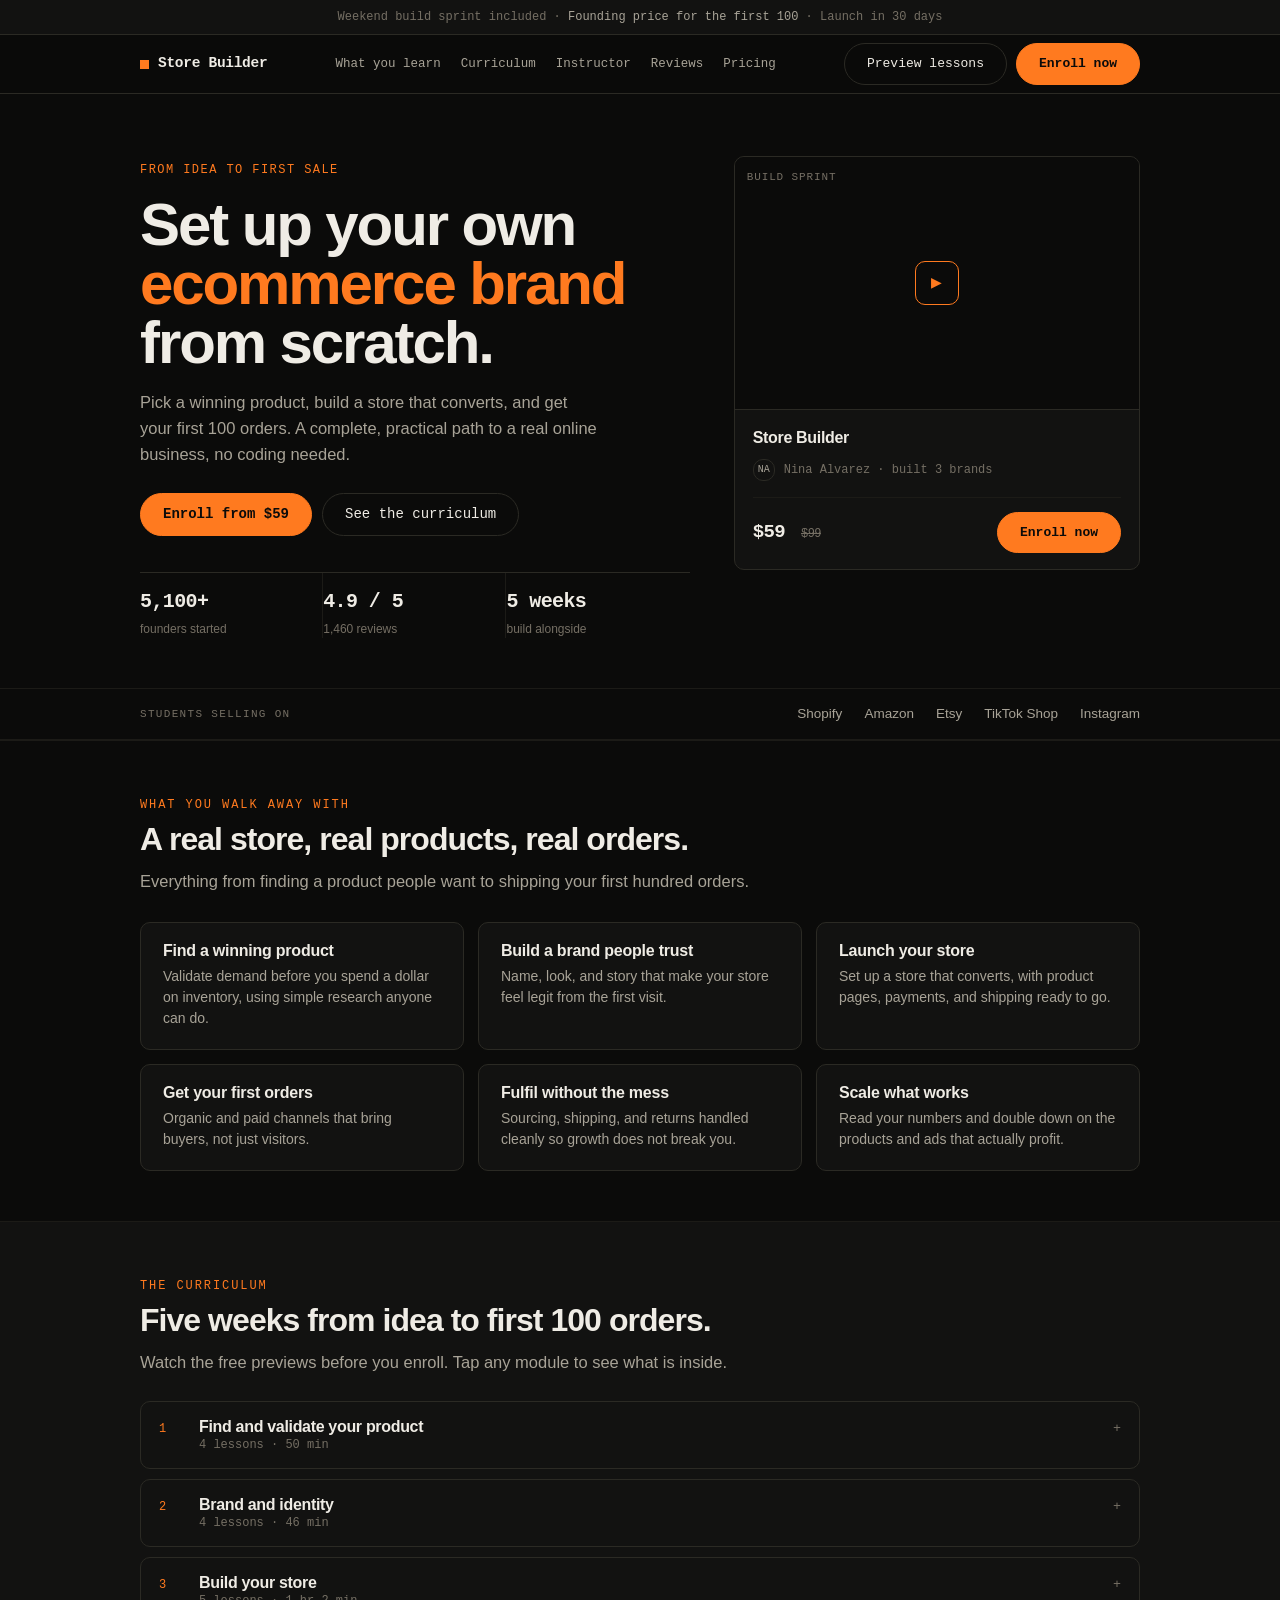
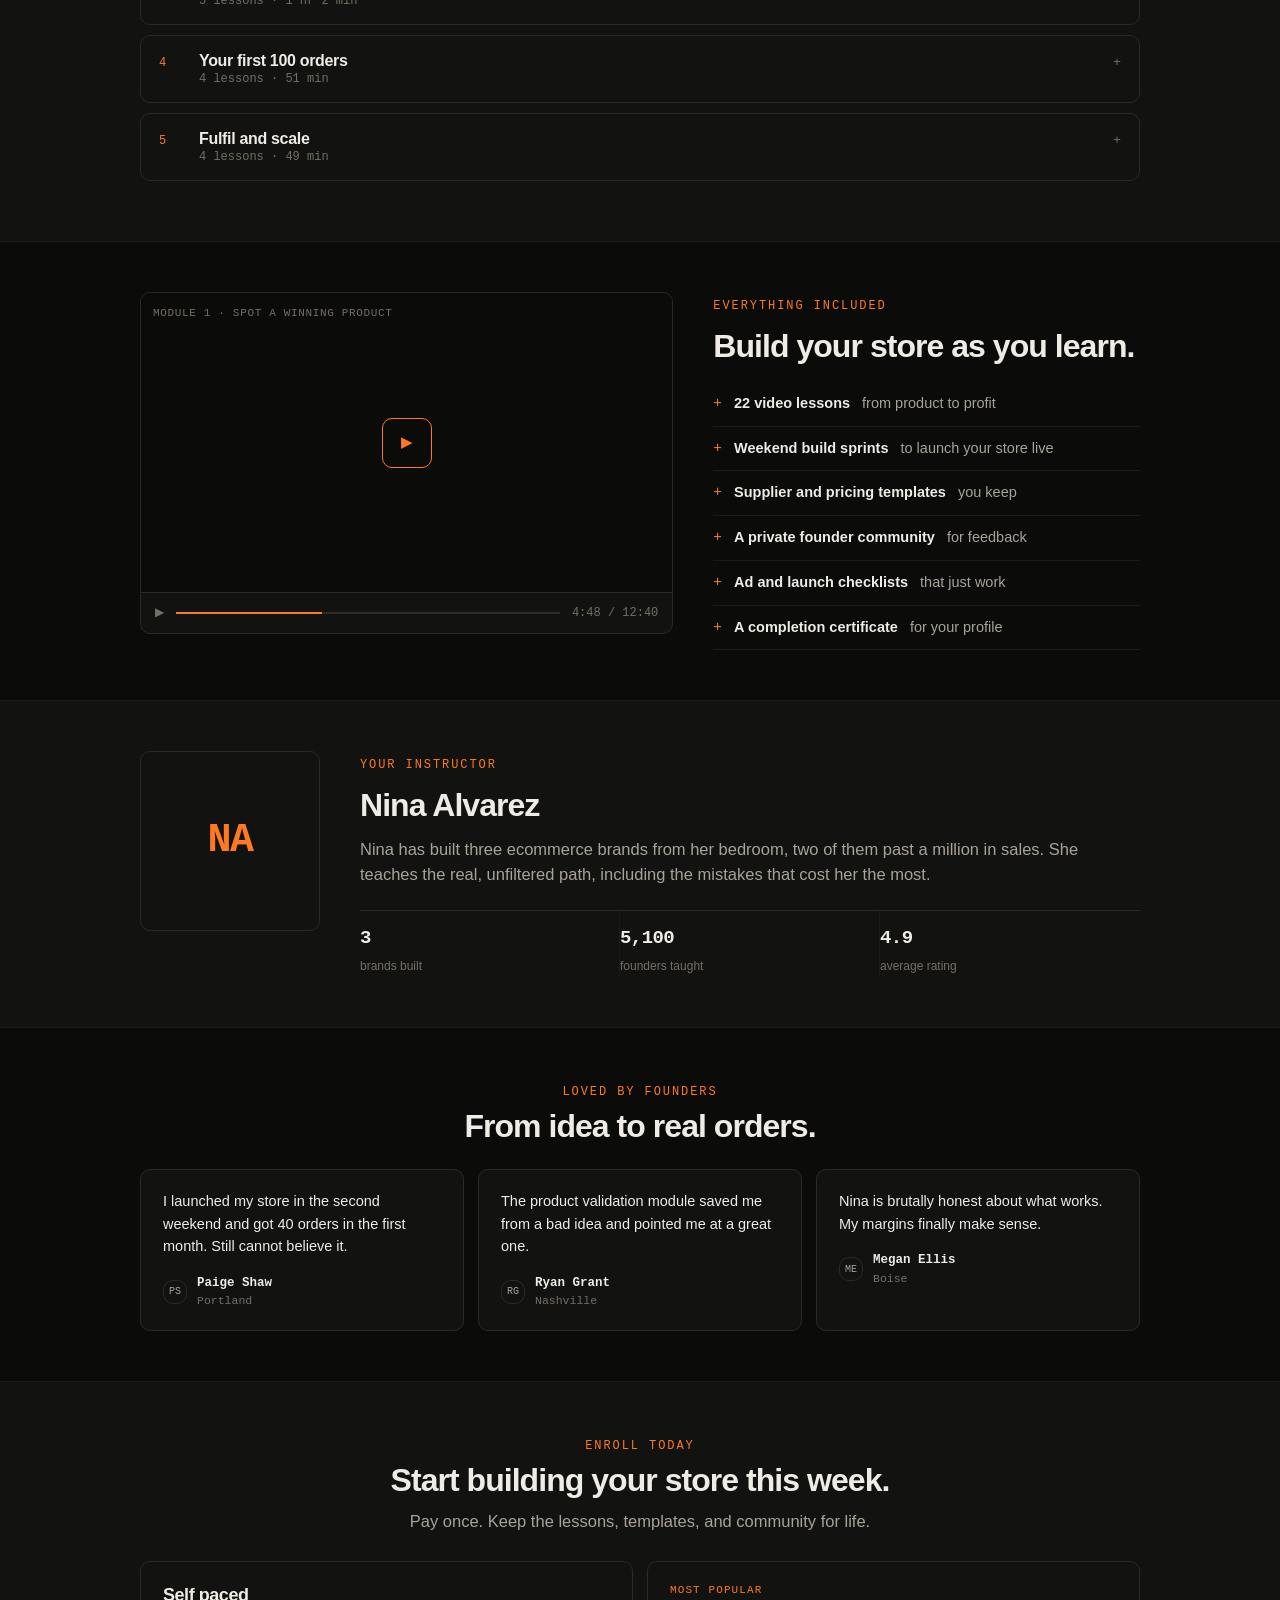
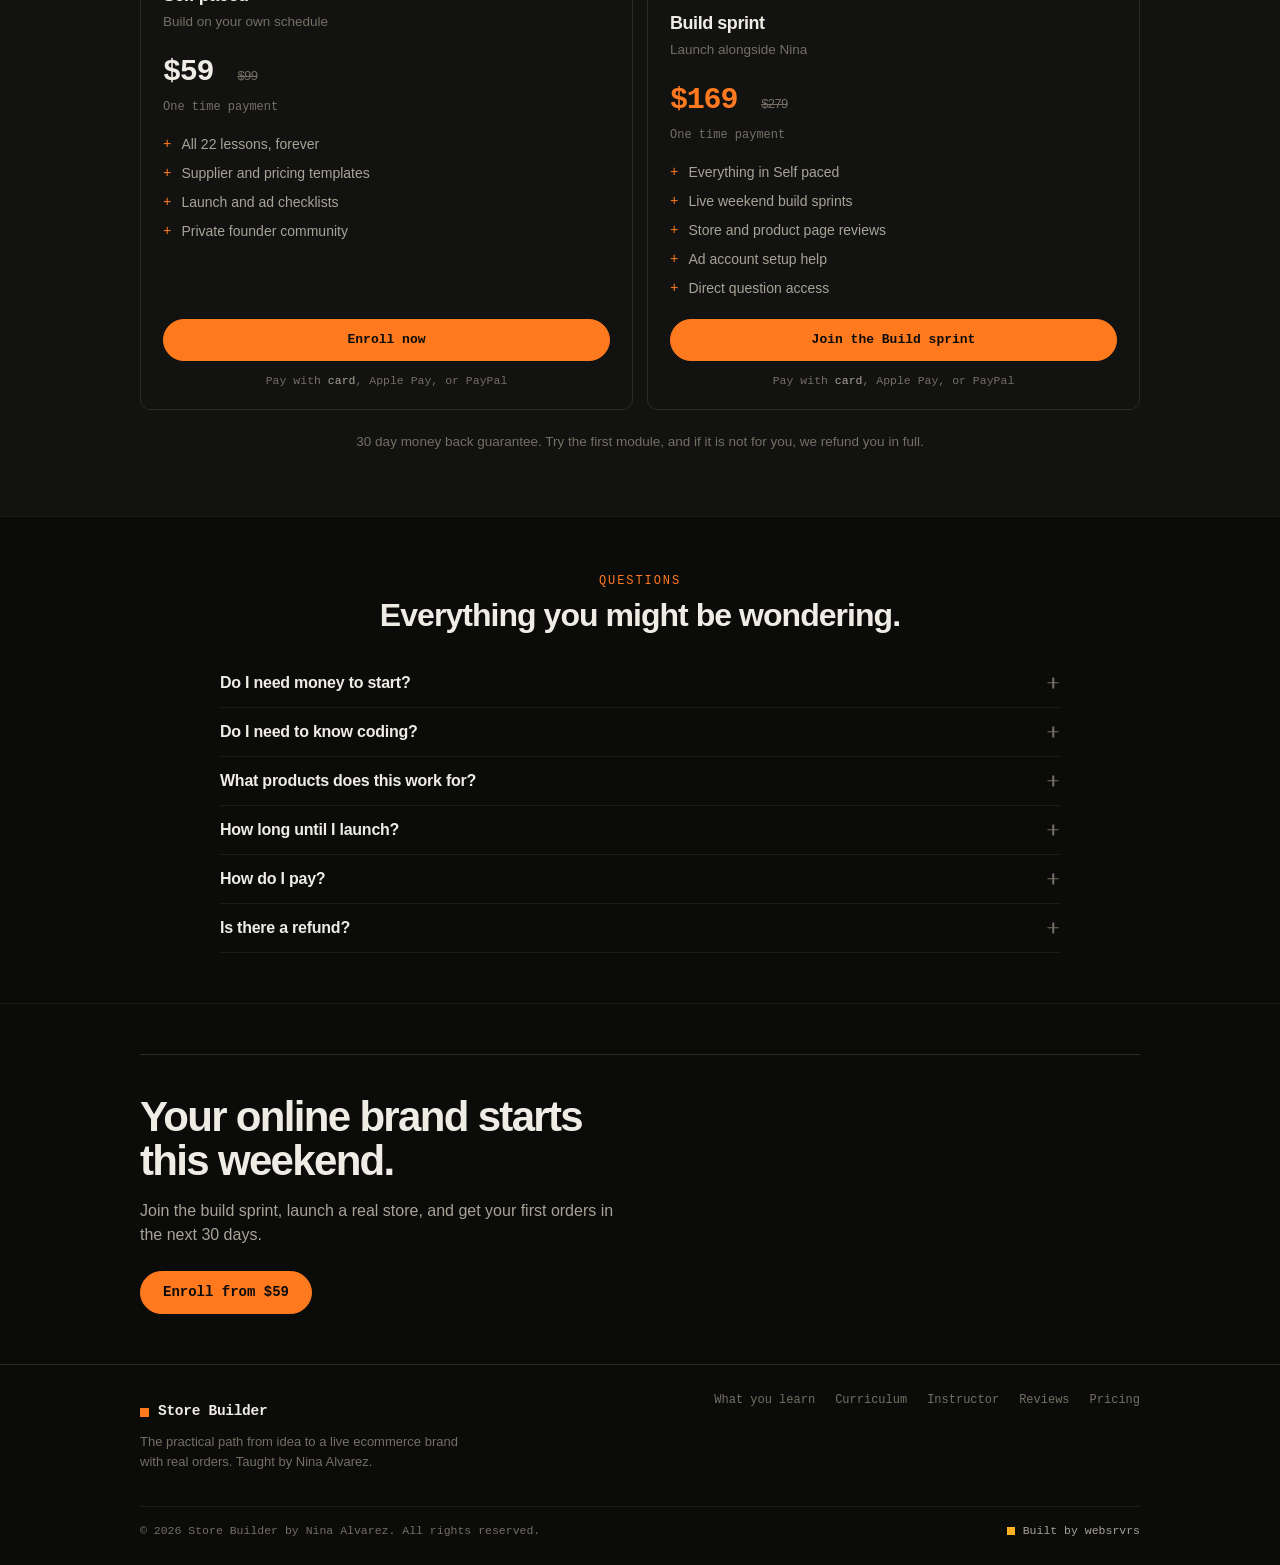
<file: work/storefront/index.html>
<!DOCTYPE html>
<html lang="en">
<head>
  <meta charset="UTF-8" />
  <meta name="viewport" content="width=device-width, initial-scale=1.0" />
  <title>Store Builder · Set Up Your Own Ecommerce Brand</title>
  <meta name="description" content="Go from idea to a live, selling online store. Product, brand, store setup, and your first 100 orders. Taught by Nina Alvarez. Enroll now." />
  <meta name="theme-color" content="#0b0b0a" />
  <link rel="icon" href="data:image/svg+xml,%3Csvg xmlns='http://www.w3.org/2000/svg' viewBox='0 0 64 64'%3E%3Crect width='64' height='64' fill='%230b0b0a'/%3E%3Crect x='10' y='10' width='44' height='44' fill='%23ff7a1f'/%3E%3C/svg%3E" />
  <link rel="stylesheet" href="../skeleton.css" />
  <style>:root { --accent: #ff7a1f; }</style>
</head>
<body id="top" class="v-retail">
  <div class="announce">Weekend build sprint included · <b>Founding price for the first 100</b> · Launch in 30 days</div>

  <header class="header" id="header">
    <div class="container nav">
      <a href="#top" class="brand"><span class="mark">S</span> Store Builder</a>
      <nav class="nav-links"><a href="#learn">What you learn</a><a href="#curriculum">Curriculum</a><a href="#instructor">Instructor</a><a href="#reviews">Reviews</a><a href="#pricing">Pricing</a></nav>
      <div class="nav-cta"><a href="#curriculum" class="btn btn-ghost">Preview lessons</a><a href="#pricing" class="btn btn-grad">Enroll now</a></div>
      <button class="nav-toggle" id="navToggle" aria-label="Menu"><span></span><span></span><span></span></button>
    </div>
  </header>

  <main>
    <section class="hero">
      <div class="container hero-grid">
        <div>
          <span class="pill">From idea to first sale</span>
          <h1 class="display">Set up your own <span class="grad-text">ecommerce brand</span> from scratch.</h1>
          <p class="lead">Pick a winning product, build a store that converts, and get your first 100 orders. A complete, practical path to a real online business, no coding needed.</p>
          <div class="hero-actions"><a href="#pricing" class="btn btn-grad btn-lg">Enroll from $59</a><a href="#curriculum" class="btn btn-ghost btn-lg">See the curriculum</a></div>
          <div class="hero-meta"><div class="m"><b>5,100+</b><span>founders started</span></div><div class="m"><b class="rating">4.9 / 5</b><span>1,460 reviews</span></div><div class="m"><b>5 weeks</b><span>build alongside</span></div></div>
        </div>
        <div class="course-card" aria-hidden="true">
          <div class="cc-cover"><span class="badge">Build sprint</span><div class="pbtn">▶</div></div>
          <div class="cc-body"><div class="cc-title">Store Builder</div><div class="cc-instr"><span class="av">NA</span> Nina Alvarez · built 3 brands</div><div class="cc-buy"><div class="cc-price">$59 <small>$99</small></div><a class="btn btn-grad" href="#pricing">Enroll now</a></div></div>
        </div>
      </div>
    </section>

    <div class="proof"><div class="container proof-inner"><span class="lab">Students selling on</span><div class="brands"><span>Shopify</span><span>Amazon</span><span>Etsy</span><span>TikTok Shop</span><span>Instagram</span></div></div></div>

    <section class="section" id="learn">
      <div class="container">
        <div class="section-head"><span class="eyebrow">What you walk away with</span><h2 class="h2">A real store, real products, real orders.</h2><p class="lead">Everything from finding a product people want to shipping your first hundred orders.</p></div>
        <div class="grid grid-3 mt-40">
          <div class="card"><h3 class="h3">Find a winning product</h3><p>Validate demand before you spend a dollar on inventory, using simple research anyone can do.</p></div>
          <div class="card"><h3 class="h3">Build a brand people trust</h3><p>Name, look, and story that make your store feel legit from the first visit.</p></div>
          <div class="card"><h3 class="h3">Launch your store</h3><p>Set up a store that converts, with product pages, payments, and shipping ready to go.</p></div>
          <div class="card"><h3 class="h3">Get your first orders</h3><p>Organic and paid channels that bring buyers, not just visitors.</p></div>
          <div class="card"><h3 class="h3">Fulfil without the mess</h3><p>Sourcing, shipping, and returns handled cleanly so growth does not break you.</p></div>
          <div class="card"><h3 class="h3">Scale what works</h3><p>Read your numbers and double down on the products and ads that actually profit.</p></div>
        </div>
      </div>
    </section>

    <section class="section bg-soft" id="curriculum">
      <div class="container">
        <div class="section-head"><span class="eyebrow">The curriculum</span><h2 class="h2">Five weeks from idea to first 100 orders.</h2><p class="lead">Watch the free previews before you enroll. Tap any module to see what is inside.</p></div>
        <div class="curr">
          <div class="mod"><button class="mod-head"><span class="n">1</span><span class="t"><b>Find and validate your product</b><span>4 lessons · 50 min</span></span><span class="chev">+</span></button><div class="mod-body">
            <div class="lesson">How to spot a winning product <span class="free">Free preview</span><span class="dur">12:40</span></div>
            <div class="lesson">Validating demand for free <span class="dur">12:20</span></div>
            <div class="lesson">Pricing and margins that work <span class="dur">12:50</span></div>
            <div class="lesson">Sourcing suppliers you can trust <span class="dur">12:30</span></div>
          </div></div>
          <div class="mod"><button class="mod-head"><span class="n">2</span><span class="t"><b>Brand and identity</b><span>4 lessons · 46 min</span></span><span class="chev">+</span></button><div class="mod-body">
            <div class="lesson">Naming your brand <span class="free">Free preview</span><span class="dur">11:10</span></div>
            <div class="lesson">Logo and look, made simple <span class="dur">11:40</span></div>
            <div class="lesson">Product photos that sell <span class="dur">11:50</span></div>
            <div class="lesson">Your brand story <span class="dur">11:20</span></div>
          </div></div>
          <div class="mod"><button class="mod-head"><span class="n">3</span><span class="t"><b>Build your store</b><span>5 lessons · 1 hr 2 min</span></span><span class="chev">+</span></button><div class="mod-body">
            <div class="lesson">Choosing your platform <span class="dur">12:15</span></div>
            <div class="lesson">Product pages that convert <span class="dur">12:40</span></div>
            <div class="lesson">Payments and checkout setup <span class="dur">12:00</span></div>
            <div class="lesson">Shipping and delivery <span class="dur">12:25</span></div>
            <div class="lesson">Launch day checklist <span class="dur">12:40</span></div>
          </div></div>
          <div class="mod"><button class="mod-head"><span class="n">4</span><span class="t"><b>Your first 100 orders</b><span>4 lessons · 51 min</span></span><span class="chev">+</span></button><div class="mod-body">
            <div class="lesson">Organic traffic that works <span class="dur">12:50</span></div>
            <div class="lesson">Your first paid ads <span class="dur">13:20</span></div>
            <div class="lesson">Influencer and creator seeding <span class="dur">12:10</span></div>
            <div class="lesson">Turning buyers into repeat buyers <span class="dur">12:40</span></div>
          </div></div>
          <div class="mod"><button class="mod-head"><span class="n">5</span><span class="t"><b>Fulfil and scale</b><span>4 lessons · 49 min</span></span><span class="chev">+</span></button><div class="mod-body">
            <div class="lesson">Fulfilment without the chaos <span class="dur">12:00</span></div>
            <div class="lesson">Handling returns and support <span class="dur">11:40</span></div>
            <div class="lesson">Reading your store analytics <span class="dur">12:30</span></div>
            <div class="lesson">Your 90 day growth plan <span class="dur">12:50</span></div>
          </div></div>
        </div>
      </div>
    </section>

    <section class="section">
      <div class="container player-wrap">
        <div class="player" aria-hidden="true"><div class="player-video"><span class="badge">Module 1 · Spot a winning product</span><div class="pbtn">▶</div></div><div class="player-bar"><span>▶</span><div class="track"><i></i></div><span class="time">4:48 / 12:40</span></div></div>
        <div>
          <span class="eyebrow">Everything included</span><h2 class="h2 mt-24">Build your store as you learn.</h2>
          <ul class="incl"><li><b>22 video lessons</b> from product to profit</li><li><b>Weekend build sprints</b> to launch your store live</li><li><b>Supplier and pricing templates</b> you keep</li><li><b>A private founder community</b> for feedback</li><li><b>Ad and launch checklists</b> that just work</li><li><b>A completion certificate</b> for your profile</li></ul>
        </div>
      </div>
    </section>

    <section class="section bg-soft" id="instructor">
      <div class="container instructor">
        <div class="avatar" aria-hidden="true"><span class="init">NA</span></div>
        <div><span class="eyebrow">Your instructor</span><h2 class="h2 mt-24">Nina Alvarez</h2><p class="lead mt-24">Nina has built three ecommerce brands from her bedroom, two of them past a million in sales. She teaches the real, unfiltered path, including the mistakes that cost her the most.</p><div class="stats"><div class="s"><b>3</b><span>brands built</span></div><div class="s"><b>5,100</b><span>founders taught</span></div><div class="s"><b>4.9</b><span>average rating</span></div></div></div>
      </div>
    </section>

    <section class="section" id="reviews">
      <div class="container">
        <div class="section-head center"><span class="eyebrow">Loved by founders</span><h2 class="h2">From idea to real orders.</h2></div>
        <div class="tgrid">
          <div class="tcard"><p>I launched my store in the second weekend and got 40 orders in the first month. Still cannot believe it.</p><div class="who"><span class="av">PS</span><span><b>Paige Shaw</b><span>Portland</span></span></div></div>
          <div class="tcard"><p>The product validation module saved me from a bad idea and pointed me at a great one.</p><div class="who"><span class="av">RG</span><span><b>Ryan Grant</b><span>Nashville</span></span></div></div>
          <div class="tcard"><p>Nina is brutally honest about what works. My margins finally make sense.</p><div class="who"><span class="av">ME</span><span><b>Megan Ellis</b><span>Boise</span></span></div></div>
        </div>
      </div>
    </section>

    <section class="section bg-soft" id="pricing">
      <div class="container">
        <div class="section-head center"><span class="eyebrow">Enroll today</span><h2 class="h2">Start building your store this week.</h2><p class="lead">Pay once. Keep the lessons, templates, and community for life.</p></div>
        <div class="plans">
          <div class="plan"><div class="pname">Self paced</div><div class="ptag">Build on your own schedule</div><div class="price">$59 <small>$99</small></div><div class="plan-note">One time payment</div><ul><li>All 22 lessons, forever</li><li>Supplier and pricing templates</li><li>Launch and ad checklists</li><li>Private founder community</li></ul><a href="#" class="btn btn-ink">Enroll now</a><div class="upi">Pay with <b>card</b>, Apple Pay, or PayPal</div></div>
          <div class="plan feat"><span class="badge">Most popular</span><div class="pname">Build sprint</div><div class="ptag">Launch alongside Nina</div><div class="price">$169 <small>$279</small></div><div class="plan-note">One time payment</div><ul><li>Everything in Self paced</li><li>Live weekend build sprints</li><li>Store and product page reviews</li><li>Ad account setup help</li><li>Direct question access</li></ul><a href="#" class="btn btn-ink">Join the Build sprint</a><div class="upi">Pay with <b>card</b>, Apple Pay, or PayPal</div></div>
        </div>
        <p class="guarantee">30 day money back guarantee. Try the first module, and if it is not for you, we refund you in full.</p>
      </div>
    </section>

    <section class="section">
      <div class="container">
        <div class="section-head center"><span class="eyebrow">Questions</span><h2 class="h2">Everything you might be wondering.</h2></div>
        <div class="faq">
          <div class="faq-item"><button class="faq-q">Do I need money to start? <span class="ic"></span></button><div class="faq-a"><p>You can validate a product and set up a store for very little. We show you how to start lean and only invest once demand is proven.</p></div></div>
          <div class="faq-item"><button class="faq-q">Do I need to know coding? <span class="ic"></span></button><div class="faq-a"><p>No. We use no code tools for the store, so you focus on product, brand, and sales, not development.</p></div></div>
          <div class="faq-item"><button class="faq-q">What products does this work for? <span class="ic"></span></button><div class="faq-a"><p>The system works for physical products across most categories. The research method helps you find one that actually sells.</p></div></div>
          <div class="faq-item"><button class="faq-q">How long until I launch? <span class="ic"></span></button><div class="faq-a"><p>Most students have a live store within two to three weeks, and their first orders inside the first month.</p></div></div>
          <div class="faq-item"><button class="faq-q">How do I pay? <span class="ic"></span></button><div class="faq-a"><p>Checkout is instant with card, Apple Pay, or PayPal, and your access opens right after payment.</p></div></div>
          <div class="faq-item"><button class="faq-q">Is there a refund? <span class="ic"></span></button><div class="faq-a"><p>Yes. Try the first module, and if it is not right for you within 7 days, we refund you in full.</p></div></div>
        </div>
      </div>
    </section>

    <section class="section"><div class="container"><div class="final"><h2 class="h2">Your online brand starts this weekend.</h2><p>Join the build sprint, launch a real store, and get your first orders in the next 30 days.</p><a href="#pricing" class="btn btn-ghost btn-lg">Enroll from $59</a></div></div></section>
  </main>

  <footer class="footer">
    <div class="container">
      <div class="footer-top"><div><div class="brand"><span class="mark">S</span> Store Builder</div><p class="tag">The practical path from idea to a live ecommerce brand with real orders. Taught by Nina Alvarez.</p></div><nav class="footer-links"><a href="#learn">What you learn</a><a href="#curriculum">Curriculum</a><a href="#instructor">Instructor</a><a href="#reviews">Reviews</a><a href="#pricing">Pricing</a></nav></div>
      <div class="powered"><span>© 2026 Store Builder by Nina Alvarez. All rights reserved.</span><span class="kk"><span class="dot">k</span> <a href="../../">Built by websrvrs</a></span></div>
    </div>
  </footer>
  <script src="../skeleton.js"></script>
</body>
</html>
</file>
<file: styles.css>
/* ============================================================
   websrvrs — web services and AI automation.
   Light, professional, calm. Two practice accents: blue for web,
   teal for automation. Flat fills, soft borders, system fonts.
   ============================================================ */

:root {
  --bg: #ffffff;
  --bg-soft: #f7f8fa;
  --bg-sink: #f1f3f7;
  --line: #e3e7ee;
  --line-strong: #cbd3e0;

  --ink: #0f172a;
  --ink-soft: #334155;
  --muted: #64748b;
  --faint: #94a3b8;

  --web: #1d4ed8;
  --web-soft: #eef2ff;
  --ai: #0d9488;
  --ai-soft: #effbf8;
  --warn: #b45309;

  --r: 8px;
  --r-sm: 5px;
  --maxw: 1120px;
  --pad: clamp(20px, 5vw, 40px);
  --sect: clamp(56px, 8vw, 88px);

  --sans: -apple-system, BlinkMacSystemFont, "Segoe UI", Roboto, Helvetica, Arial, sans-serif;
  --mono: ui-monospace, SFMono-Regular, "SF Mono", Menlo, Consolas, "Liberation Mono", monospace;
  --shadow: 0 1px 2px rgba(15, 23, 42, .04), 0 4px 12px rgba(15, 23, 42, .05);
}

* { box-sizing: border-box; }
html { scroll-behavior: smooth; }
body {
  margin: 0; background: var(--bg); color: var(--ink);
  font-family: var(--sans); font-size: 16px; line-height: 1.6;
  -webkit-font-smoothing: antialiased;
}
img { max-width: 100%; display: block; }
a { color: var(--web); text-decoration: none; }
a:hover { text-decoration: underline; }

.wrap { width: 100%; max-width: var(--maxw); margin: 0 auto; padding-inline: var(--pad); }
.mono { font-family: var(--mono); }
.muted { color: var(--muted); }

h1, h2, h3, h4 { margin: 0; font-weight: 700; line-height: 1.15; letter-spacing: -0.02em; color: var(--ink); }
h1 { font-size: clamp(34px, 5vw, 54px); letter-spacing: -0.03em; }
h2 { font-size: clamp(24px, 3vw, 34px); }
h3 { font-size: 18px; }
p { margin: 0 0 14px; }
p:last-child { margin-bottom: 0; }

/* ---------- Header ---------- */
.mast { background: rgba(255,255,255,.9); backdrop-filter: blur(8px); border-bottom: 1px solid var(--line); position: sticky; top: 0; z-index: 60; }
.mast-in { display: flex; align-items: center; gap: 28px; height: 64px; }
.brand { display: inline-flex; align-items: center; gap: 9px; font-weight: 700; font-size: 17px; letter-spacing: -0.02em; color: var(--ink); }
.brand:hover { text-decoration: none; }
.brand .mk { width: 24px; height: 24px; border-radius: var(--r-sm); background: var(--web); display: grid; place-items: center; color: #fff; font-family: var(--mono); font-size: 13px; font-weight: 700; }
.mast nav { display: flex; gap: 24px; }
.mast nav a { color: var(--ink-soft); font-size: 15px; font-weight: 500; }
.mast nav a:hover { color: var(--web); text-decoration: none; }
.mast .right { margin-left: auto; display: flex; align-items: center; gap: 12px; }
.telhdr { font-weight: 600; font-size: 15px; color: var(--ink); white-space: nowrap; }
.telhdr:hover { color: var(--web); text-decoration: none; }
.burger { display: none; background: none; border: 1px solid var(--line-strong); border-radius: var(--r-sm); padding: 6px 8px; cursor: pointer; }
.burger span { display: block; width: 16px; height: 2px; background: var(--ink); margin: 3px 0; }

/* ---------- Buttons ---------- */
.btn {
  display: inline-flex; align-items: center; justify-content: center; gap: 7px;
  font-family: var(--sans); font-size: 15px; font-weight: 600;
  padding: 10px 20px; border-radius: var(--r-sm); cursor: pointer;
  border: 1px solid transparent; background: var(--bg-sink); color: var(--ink);
  transition: background .14s, border-color .14s, color .14s;
}
.btn:hover { text-decoration: none; background: #e6eaf2; }
.btn-primary { background: var(--web); color: #fff; }
.btn-primary:hover { background: #1b43bd; color: #fff; }
.btn-ai { background: var(--ai); color: #fff; }
.btn-ai:hover { background: #0b7f75; color: #fff; }
.btn-ghost { background: transparent; border-color: var(--line-strong); color: var(--ink); }
.btn-ghost:hover { background: var(--bg-soft); border-color: var(--muted); }
.btn-sm { padding: 7px 14px; font-size: 14px; }

/* ---------- Hero ---------- */
.hero { padding-block: clamp(56px, 8vw, 104px) clamp(48px, 7vw, 80px); background: #0f172a; color: #fff; }
.hero h1 { color: #fff; font-size: clamp(46px, 9vw, 92px); letter-spacing: -0.045em; max-width: 13ch; margin-top: 18px; }
.hero .kick { color: rgba(255,255,255,.62); }
.hero .kick i { background: #60a5fa; }
.btn-ondark { background: transparent; border-color: rgba(255,255,255,.32); color: #fff; }
.btn-ondark:hover { background: rgba(255,255,255,.09); border-color: #fff; color: #fff; }
.stats { margin: 40px 0 0; display: grid; grid-template-columns: repeat(4, 1fr); border-top: 1px solid rgba(255,255,255,.16); }
.stats div { padding: 20px 20px 0 0; border-right: 1px solid rgba(255,255,255,.1); }
.stats div:last-child { border-right: 0; }
.stats dt { font-family: var(--mono); font-size: 12px; letter-spacing: .08em; text-transform: uppercase; color: rgba(255,255,255,.55); }
.stats dd { margin: 9px 0 0; font-size: clamp(30px, 4.2vw, 46px); font-weight: 800; letter-spacing: -0.045em; color: #fff; line-height: 1; }
.kick { display: inline-flex; align-items: center; gap: 8px; font-family: var(--mono); font-size: 12.5px; letter-spacing: .06em; text-transform: uppercase; color: var(--muted); }
.kick i { width: 7px; height: 7px; border-radius: 50%; background: var(--web); display: block; }
.hero h1 { margin-top: 16px; max-width: 17ch; }
.hero .sub { margin-top: 20px; max-width: 58ch; font-size: clamp(17px, 1.7vw, 21px); color: rgba(255,255,255,.74); }
.hero .acts { margin-top: 26px; display: flex; flex-wrap: wrap; gap: 10px; }

/* ---------- Sections ---------- */
.sect { padding-block: var(--sect); }
.sect.sink { background: var(--bg-soft); border-block: 1px solid var(--line); }
.shead { max-width: 64ch; margin-bottom: 30px; }
.lbl { font-family: var(--mono); font-size: 12.5px; letter-spacing: .08em; text-transform: uppercase; color: var(--muted); }
.lbl.web { color: var(--web); }
.lbl.ai { color: var(--ai); }
.shead h2 { margin-top: 10px; }
.shead p { margin-top: 12px; color: var(--muted); font-size: 16.5px; }

/* ---------- Practice cards ---------- */
.practices { display: grid; grid-template-columns: repeat(2, 1fr); gap: 20px; }
.prac { border: 1px solid var(--line); border-radius: var(--r); padding: 28px; background: var(--bg); box-shadow: var(--shadow); display: flex; flex-direction: column; }
.prac .tag { display: inline-block; align-self: flex-start; font-family: var(--mono); font-size: 11.5px; letter-spacing: .07em; text-transform: uppercase; padding: 4px 10px; border-radius: 999px; }
.prac.web .tag { background: var(--web-soft); color: var(--web); }
.prac.ai .tag { background: var(--ai-soft); color: var(--ai); }
.prac h3 { margin: 16px 0 8px; font-size: 21px; }
.prac > p { color: var(--muted); font-size: 15.5px; }
.prac ul { list-style: none; padding: 0; margin: 18px 0 22px; display: grid; gap: 9px; }
.prac li { display: flex; gap: 10px; font-size: 15px; color: var(--ink-soft); }
.prac li::before { content: ""; width: 6px; height: 6px; border-radius: 50%; margin-top: 9px; flex: none; }
.prac.web li::before { background: var(--web); }
.prac.ai li::before { background: var(--ai); }
.prac .btn { margin-top: auto; align-self: flex-start; }

/* ---------- Tables ---------- */
.tbl-scroll { overflow-x: auto; border: 1px solid var(--line); border-radius: var(--r); background: var(--bg); }
table { width: 100%; border-collapse: collapse; font-size: 15px; }
th { text-align: left; font-family: var(--mono); font-size: 11.5px; letter-spacing: .07em; text-transform: uppercase; font-weight: 600; color: var(--muted); padding: 13px 18px; background: var(--bg-soft); border-bottom: 1px solid var(--line); white-space: nowrap; }
td { padding: 17px 18px; border-bottom: 1px solid var(--line); vertical-align: top; color: var(--ink-soft); }
tr:last-child td { border-bottom: 0; }
tbody tr:hover td { background: var(--bg-soft); }
td.svc { font-weight: 600; color: var(--ink); white-space: nowrap; }
td.svc small { display: block; font-weight: 400; font-size: 13px; color: var(--faint); margin-top: 3px; }
td.turn { font-family: var(--mono); font-size: 14px; color: var(--muted); white-space: nowrap; }
td.from { font-family: var(--mono); font-size: 16px; font-weight: 700; color: var(--ink); white-space: nowrap; }
td.from small { display: block; font-family: var(--sans); font-size: 12px; font-weight: 400; color: var(--faint); margin-top: 3px; }
.tbl-note { margin-top: 12px; font-size: 13.5px; color: var(--faint); }

/* ---------- Steps ---------- */
.steps { display: grid; gap: 0; border: 1px solid var(--line); border-radius: var(--r); overflow: hidden; background: var(--bg); }
.step { display: grid; grid-template-columns: 56px 190px 1fr; gap: 18px; padding: 20px 22px; border-bottom: 1px solid var(--line); align-items: baseline; }
.step:last-child { border-bottom: 0; }
.step .n { font-family: var(--mono); font-size: 13px; font-weight: 700; color: var(--web); }
.step .t { font-weight: 600; color: var(--ink); }
.step .d { color: var(--muted); font-size: 15px; }

/* ---------- Why grid ---------- */
.why { display: grid; grid-template-columns: repeat(3, 1fr); gap: 18px; }
.why .c { border: 1px solid var(--line); border-radius: var(--r); padding: 22px; background: var(--bg); }
.why .c h3 { font-size: 16px; margin-bottom: 7px; }
.why .c p { color: var(--muted); font-size: 14.5px; margin: 0; }

/* ---------- Work ---------- */
.cara-head { display: flex; align-items: center; gap: 14px; margin-bottom: 16px; }
.cara-head .hint { font-family: var(--mono); font-size: 12.5px; color: var(--faint); }
.cara-head .navs { margin-left: auto; display: flex; gap: 8px; }
.track { display: flex; gap: 18px; overflow-x: auto; scroll-snap-type: x mandatory; scroll-behavior: smooth; padding-bottom: 14px; }
.track::-webkit-scrollbar { height: 7px; }
.track::-webkit-scrollbar-thumb { background: var(--line-strong); border-radius: 4px; }
.card {
  flex: 0 0 auto; width: 348px; scroll-snap-align: start; background: var(--bg);
  border: 1px solid var(--line); border-radius: var(--r); overflow: hidden;
  box-shadow: var(--shadow); transition: border-color .15s, transform .15s, box-shadow .15s;
}
.card:hover { border-color: var(--web); transform: translateY(-3px); box-shadow: 0 6px 22px rgba(15,23,42,.1); text-decoration: none; }
.card-bar { display: flex; align-items: center; gap: 6px; padding: 9px 12px; background: var(--bg-soft); border-bottom: 1px solid var(--line); }
.card-bar i { width: 7px; height: 7px; border-radius: 50%; background: var(--line-strong); display: block; }
.card-bar .u { font-family: var(--mono); font-size: 10.5px; color: var(--faint); margin-left: 5px; overflow: hidden; text-overflow: ellipsis; white-space: nowrap; }
.card-view { height: 236px; overflow: hidden; background: #fff; position: relative; }
.card-view iframe { width: 1280px; height: 870px; border: 0; transform: scale(.2719); transform-origin: 0 0; pointer-events: none; }
.card-cap { padding: 15px 16px; border-top: 1px solid var(--line); }
.card-cap b { display: block; font-size: 15.5px; color: var(--ink); }
.card-cap span { display: block; font-size: 13.5px; color: var(--muted); margin-top: 4px; }

/* ---------- FAQ ---------- */
.faq { border: 1px solid var(--line); border-radius: var(--r); overflow: hidden; background: var(--bg); }
details { border-bottom: 1px solid var(--line); }
details:last-child { border-bottom: 0; }
summary { list-style: none; cursor: pointer; padding: 17px 22px; display: flex; align-items: center; justify-content: space-between; gap: 18px; font-weight: 600; font-size: 16px; color: var(--ink); }
summary::-webkit-details-marker { display: none; }
summary:hover { color: var(--web); }
summary .pl { font-family: var(--mono); color: var(--faint); transition: transform .15s; flex: none; }
details[open] summary .pl { transform: rotate(45deg); color: var(--web); }
details .ans { padding: 0 22px 18px; color: var(--muted); font-size: 15px; max-width: 80ch; }

/* ---------- Contact ---------- */
.cta { border: 1px solid var(--line); border-radius: var(--r); background: var(--bg); box-shadow: var(--shadow); padding: clamp(28px, 4vw, 44px); }
.cta h2 { max-width: 20ch; }
.cta p { margin-top: 14px; color: var(--muted); max-width: 58ch; font-size: 16.5px; }
.cta .acts { margin-top: 24px; display: flex; flex-wrap: wrap; gap: 10px; }
.cta .mailto { margin-top: 20px; font-family: var(--mono); font-size: 14px; color: var(--muted); }

/* ---------- Footer ---------- */
.foot { border-top: 1px solid var(--line); background: var(--bg-soft); padding-block: 30px; }
.foot-in { display: flex; flex-wrap: wrap; align-items: center; gap: 12px 26px; font-size: 13.5px; color: var(--muted); }
.foot-in nav { display: flex; flex-wrap: wrap; gap: 10px 20px; margin-left: auto; }
.foot-in nav a { color: var(--muted); }

/* ---------- Motion ---------- */
.js .rise { opacity: 0; transform: translateY(12px); transition: opacity .45s ease, transform .45s ease; }
.js .rise.in { opacity: 1; transform: none; }
@media (prefers-reduced-motion: reduce) {
  html { scroll-behavior: auto; }
  .js .rise { opacity: 1; transform: none; transition: none; }
  .track { scroll-behavior: auto; }
  .card:hover { transform: none; }
}

/* ---------- Responsive ---------- */
@media (max-width: 900px) {
  .practices, .why { grid-template-columns: 1fr; }
  .mast nav { display: none; }
  .burger { display: block; }
  .mast.open nav { display: flex; position: absolute; top: 64px; left: 0; right: 0; flex-direction: column; gap: 0; background: #fff; border-bottom: 1px solid var(--line); padding: 6px var(--pad) 16px; }
  .mast.open nav a { padding: 11px 0; border-bottom: 1px solid var(--line); width: 100%; }
  .telhdr { display: none; }
  .stats { grid-template-columns: repeat(2, 1fr); }
  .stats div:nth-child(2n) { border-right: 0; }
  .stats div { padding-bottom: 18px; }
  .step { grid-template-columns: 44px 1fr; }
  .step .d { grid-column: 2; }
}
@media (max-width: 600px) {
  .card { width: 282px; }
  .card-view { height: 192px; }
  .card-view iframe { transform: scale(.2203); }
  .hero .acts .btn, .cta .acts .btn { width: 100%; }
}
</file>
<file: work/skeleton.css>
/* ============================================================
   websrvrs demo skeleton — one base, re-themed per course.
   A course sets only --accent. Warm near-black, hairline rules,
   sharp 2px corners, monospace for anything measured.
   No gradients. No decoration. No motion.
   ============================================================ */

:root {
  --accent: #ff3d6e;

  --bg: #0b0b0a;
  --bg-2: #121211;
  --rule: #2b2a24;
  --rule-dim: #1c1b17;

  --fg: #efece5;
  --fg-dim: #a8a397;
  --fg-mute: #756f64;

  --r: 2px;
  --maxw: 1080px;
  --pad: clamp(20px, 5vw, 40px);
  --sect: 50px;

  --sans: -apple-system, BlinkMacSystemFont, "Segoe UI", Roboto, Helvetica, Arial, sans-serif;
  --mono: ui-monospace, SFMono-Regular, "SF Mono", Menlo, Consolas, "Liberation Mono", monospace;
}

* { box-sizing: border-box; }
html { scroll-behavior: smooth; }
body { margin: 0; background: var(--bg); color: var(--fg); font-family: var(--sans); font-size: 16px; line-height: 1.5; -webkit-font-smoothing: antialiased; }
img { max-width: 100%; display: block; }
a { color: inherit; text-decoration: none; }
::selection { background: var(--accent); color: #0b0b0a; }

.container { width: 100%; max-width: var(--maxw); margin: 0 auto; padding-inline: var(--pad); }
.section { padding-block: var(--sect); border-top: 1px solid var(--rule-dim); }
.bg-soft { background: var(--bg-2); }
.mono { font-family: var(--mono); }
.muted { color: var(--fg-dim); }

h1, h2, h3 { margin: 0; font-weight: 800; line-height: 1.05; letter-spacing: -0.03em; }
.display { font-size: clamp(34px, 5.6vw, 60px); line-height: 0.98; letter-spacing: -0.045em; }
.h2 { font-size: clamp(22px, 3vw, 32px); }
.h3 { font-size: 16px; font-weight: 700; letter-spacing: -0.015em; }
.lead { font-size: 16.5px; color: var(--fg-dim); line-height: 1.55; }
.grad-text { color: var(--accent); }
.eyebrow { font-family: var(--mono); font-size: 12px; letter-spacing: .16em; text-transform: uppercase; color: var(--accent); }
.rating { font-family: var(--mono); }

/* Buttons */
.btn { display: inline-flex; align-items: center; justify-content: center; font-family: var(--mono); font-size: 13px; font-weight: 500; padding: 9px 18px; border-radius: var(--r); cursor: pointer; border: 1px solid var(--rule); background: transparent; color: var(--fg); transition: border-color .12s, background .12s, color .12s; }
.btn:hover { border-color: var(--fg-dim); }
.btn-grad, .btn-ink { background: var(--accent); border-color: var(--accent); color: #0b0b0a; font-weight: 700; }
.btn-grad:hover, .btn-ink:hover { filter: brightness(1.12); color: #0b0b0a; }
.btn-ghost { background: transparent; }
.btn-lg { padding: 11px 22px; font-size: 14px; }

/* Announce */
.announce { border-bottom: 1px solid var(--rule); background: var(--bg-2); color: var(--fg-mute); text-align: center; font-family: var(--mono); font-size: 12px; padding: 8px 16px; }
.announce b { color: var(--fg-dim); font-weight: 500; }

/* Header */
.header { position: sticky; top: 0; z-index: 60; background: rgba(11,11,10,.88); backdrop-filter: blur(8px); border-bottom: 1px solid var(--rule); }
.nav { display: flex; align-items: center; justify-content: space-between; height: 58px; gap: 16px; }
.brand { display: inline-flex; align-items: center; gap: 9px; font-family: var(--mono); font-weight: 700; font-size: 14.5px; letter-spacing: -0.02em; color: var(--fg); }
.brand .mark { width: 9px; height: 9px; background: var(--accent); display: block; font-size: 0; color: transparent; }
.nav-links { display: flex; align-items: center; gap: 20px; }
.nav-links a { font-family: var(--mono); font-size: 12.5px; color: var(--fg-dim); }
.nav-links a:hover { color: var(--accent); }
.nav-cta { display: flex; align-items: center; gap: 9px; }
.nav-toggle { display: none; background: none; border: 0; padding: 6px; cursor: pointer; }
.nav-toggle span { display: block; width: 18px; height: 1.5px; background: var(--fg); margin: 4px 0; }

/* Hero */
.hero { padding-top: clamp(34px, 6vw, 62px); padding-bottom: var(--sect); }
.hero-grid { display: grid; grid-template-columns: 1.15fr 0.85fr; gap: 44px; align-items: start; }
.hero .pill { display: inline-block; font-family: var(--mono); font-size: 12px; letter-spacing: .12em; text-transform: uppercase; color: var(--accent); }
.hero h1 { margin-top: 16px; }
.hero .lead { margin-top: 18px; max-width: 50ch; }
.hero-actions { margin-top: 26px; display: flex; flex-wrap: wrap; gap: 10px; }
.hero-meta { margin-top: 36px; display: grid; grid-template-columns: repeat(3, 1fr); border-top: 1px solid var(--rule); }
.hero-meta .m { padding: 14px 18px 0 0; border-right: 1px solid var(--rule-dim); }
.hero-meta .m:last-child { border-right: 0; }
.hero-meta .m b { display: block; font-family: var(--mono); font-weight: 700; font-size: 20px; letter-spacing: -0.03em; }
.hero-meta .m span { display: block; font-size: 12px; color: var(--fg-mute); margin-top: 3px; }

/* Course card */
.course-card { border: 1px solid var(--rule); border-radius: var(--r); background: var(--bg-2); overflow: hidden; }
.cc-cover { aspect-ratio: 16 / 10; border-bottom: 1px solid var(--rule); position: relative; display: grid; place-items: center; background: var(--bg); }
.cc-cover .badge { position: absolute; top: 12px; left: 12px; font-family: var(--mono); font-size: 11px; letter-spacing: .08em; text-transform: uppercase; color: var(--fg-mute); }
.cc-cover .pbtn { width: 44px; height: 44px; border: 1px solid var(--accent); border-radius: var(--r); display: grid; place-items: center; color: var(--accent); font-size: 14px; }
.cc-body { padding: 16px 18px; }
.cc-title { font-weight: 700; font-size: 16px; letter-spacing: -0.02em; }
.cc-instr { display: flex; align-items: center; gap: 9px; margin-top: 9px; font-family: var(--mono); font-size: 12px; color: var(--fg-mute); }
.cc-instr .av { width: 22px; height: 22px; border: 1px solid var(--rule); border-radius: var(--r); display: grid; place-items: center; color: var(--fg-dim); font-size: 10px; }
.cc-buy { display: flex; align-items: center; justify-content: space-between; gap: 12px; margin-top: 16px; padding-top: 14px; border-top: 1px solid var(--rule-dim); }
.cc-price { font-family: var(--mono); font-weight: 700; font-size: 19px; letter-spacing: -0.03em; }
.cc-price small { font-weight: 400; font-size: 12px; color: var(--fg-mute); text-decoration: line-through; margin-left: 5px; }

/* Proof strip */
.proof { border-top: 1px solid var(--rule-dim); border-bottom: 1px solid var(--rule-dim); }
.proof-inner { display: flex; flex-wrap: wrap; align-items: center; justify-content: space-between; gap: 10px 24px; padding-block: 15px; }
.proof .lab { font-family: var(--mono); font-size: 11px; letter-spacing: .12em; text-transform: uppercase; color: var(--fg-mute); }
.proof .brands { display: flex; flex-wrap: wrap; gap: 8px 22px; color: var(--fg-dim); font-size: 13.5px; }

/* Section head */
.section-head { max-width: 70ch; }
.section-head .h2 { margin-top: 8px; }
.section-head .lead { margin-top: 12px; }
.center { text-align: center; margin-inline: auto; }
.mt-40 { margin-top: 28px; } .mt-24 { margin-top: 14px; }

/* Outcome rows */
.grid { display: grid; border-top: 1px solid var(--rule); }
.grid-3 { grid-template-columns: repeat(3, 1fr); }
.card { padding: 18px 22px 18px 0; border-bottom: 1px solid var(--rule-dim); border-right: 1px solid var(--rule-dim); }
.card:nth-child(3n) { border-right: 0; padding-right: 0; }
.card:nth-last-child(-n+3) { border-bottom: 0; }
.card h3 { margin-bottom: 6px; }
.card p { margin: 0; color: var(--fg-dim); font-size: 14px; }

/* Curriculum */
.curr { margin-top: 26px; border-top: 1px solid var(--rule); }
.mod { border-bottom: 1px solid var(--rule-dim); }
.mod-head { width: 100%; text-align: left; background: none; border: 0; cursor: pointer; padding: 16px 0; display: flex; align-items: baseline; gap: 18px; color: var(--fg); font-family: var(--sans); }
.mod-head:hover .t b { color: var(--accent); }
.mod-head .n { font-family: var(--mono); font-size: 12px; color: var(--accent); width: 22px; flex: none; }
.mod-head .t { flex: 1; }
.mod-head .t b { font-weight: 700; font-size: 16px; letter-spacing: -0.02em; display: block; }
.mod-head .t span { font-family: var(--mono); font-size: 12px; color: var(--fg-mute); }
.mod-head .chev { font-family: var(--mono); color: var(--fg-mute); transition: transform .12s; }
.mod.open .chev { transform: rotate(45deg); }
.mod-body { max-height: 0; overflow: hidden; transition: max-height .25s ease; }
.lesson { display: flex; align-items: baseline; gap: 12px; padding: 10px 0 10px 40px; border-top: 1px solid var(--rule-dim); font-size: 14.5px; color: var(--fg-dim); }
.lesson .dur { margin-left: auto; font-family: var(--mono); font-size: 12px; color: var(--fg-mute); }
.lesson .free { font-family: var(--mono); font-size: 11px; letter-spacing: .06em; text-transform: uppercase; color: var(--accent); }

/* Player + includes */
.player-wrap { display: grid; grid-template-columns: 1.25fr 1fr; gap: 40px; align-items: start; }
.player { border: 1px solid var(--rule); border-radius: var(--r); overflow: hidden; background: var(--bg-2); }
.player-video { aspect-ratio: 16 / 9; background: var(--bg); position: relative; display: grid; place-items: center; }
.player-video .pbtn { width: 50px; height: 50px; border: 1px solid var(--accent); border-radius: var(--r); display: grid; place-items: center; color: var(--accent); font-size: 15px; }
.player-video .badge { position: absolute; top: 12px; left: 12px; font-family: var(--mono); font-size: 11px; letter-spacing: .06em; text-transform: uppercase; color: var(--fg-mute); }
.player-bar { display: flex; align-items: center; gap: 12px; padding: 11px 14px; color: var(--fg-mute); font-size: 12px; border-top: 1px solid var(--rule); font-family: var(--mono); }
.player-bar .track { flex: 1; height: 2px; background: var(--rule); overflow: hidden; }
.player-bar .track i { display: block; height: 100%; width: 38%; background: var(--accent); }
.player-bar .time { font-size: 12px; }
.incl { list-style: none; padding: 0; margin: 18px 0 0; border-top: 1px solid var(--rule); }
.incl li { display: flex; gap: 12px; font-size: 14.5px; color: var(--fg-dim); padding: 11px 0; border-bottom: 1px solid var(--rule-dim); }
.incl li b { color: var(--fg); font-weight: 600; }
.incl li::before { content: "+"; font-family: var(--mono); color: var(--accent); flex: none; }

/* Instructor */
.instructor { display: grid; grid-template-columns: 180px 1fr; gap: 40px; align-items: start; }
.avatar { aspect-ratio: 1; border: 1px solid var(--rule); border-radius: var(--r); display: grid; place-items: center; background: var(--bg-2); }
.avatar .init { font-family: var(--mono); font-weight: 700; font-size: 40px; letter-spacing: -0.04em; color: var(--accent); }
.instructor .stats { display: grid; grid-template-columns: repeat(3, 1fr); margin-top: 22px; border-top: 1px solid var(--rule); }
.instructor .stats .s { padding: 13px 16px 0 0; border-right: 1px solid var(--rule-dim); }
.instructor .stats .s:last-child { border-right: 0; }
.instructor .stats .s b { display: block; font-family: var(--mono); font-weight: 700; font-size: 19px; letter-spacing: -0.03em; }
.instructor .stats .s span { font-size: 12px; color: var(--fg-mute); }

/* Reviews */
.tgrid { display: grid; grid-template-columns: repeat(3, 1fr); margin-top: 26px; border-top: 1px solid var(--rule); }
.tcard { padding: 20px 24px 20px 0; border-right: 1px solid var(--rule-dim); }
.tcard:last-child { border-right: 0; padding-right: 0; }
.tcard p { margin: 0 0 16px; font-size: 14.5px; color: var(--fg); line-height: 1.55; }
.tcard .who { display: flex; align-items: center; gap: 10px; font-family: var(--mono); }
.tcard .who .av { width: 24px; height: 24px; border: 1px solid var(--rule); border-radius: var(--r); display: grid; place-items: center; font-size: 10px; color: var(--fg-dim); }
.tcard .who b { font-size: 12.5px; display: block; font-weight: 600; color: var(--fg); }
.tcard .who span { font-size: 11.5px; color: var(--fg-mute); }

/* Pricing */
.plans { display: grid; grid-template-columns: repeat(2, 1fr); gap: 0; margin-top: 26px; border-top: 1px solid var(--rule); }
.plan { padding: 24px 28px 24px 0; border-right: 1px solid var(--rule-dim); display: flex; flex-direction: column; }
.plan:last-child { border-right: 0; padding-right: 0; }
.plan .badge { align-self: flex-start; font-family: var(--mono); font-size: 11px; letter-spacing: .1em; text-transform: uppercase; color: var(--accent); margin-bottom: 12px; }
.plan .pname { font-weight: 700; font-size: 18px; letter-spacing: -0.025em; }
.plan .ptag { font-size: 13.5px; color: var(--fg-mute); margin-top: 3px; }
.plan .price { margin: 18px 0 3px; font-family: var(--mono); font-weight: 700; font-size: 30px; letter-spacing: -0.04em; }
.plan.feat .price { color: var(--accent); }
.plan .price small { font-weight: 400; font-size: 13px; color: var(--fg-mute); text-decoration: line-through; margin-left: 7px; }
.plan .plan-note { font-family: var(--mono); font-size: 12px; color: var(--fg-mute); }
.plan ul { list-style: none; padding: 0; margin: 18px 0 20px; display: grid; gap: 8px; }
.plan li { display: flex; gap: 10px; font-size: 14px; color: var(--fg-dim); }
.plan li::before { content: "+"; font-family: var(--mono); color: var(--accent); }
.plan .btn { margin-top: auto; width: 100%; }
.upi { margin-top: 11px; text-align: center; font-family: var(--mono); font-size: 11.5px; color: var(--fg-mute); }
.upi b { color: var(--fg-dim); font-weight: 500; }
.guarantee { text-align: center; margin-top: 22px; font-size: 13.5px; color: var(--fg-mute); }

/* FAQ */
.faq { max-width: 840px; margin: 26px auto 0; border-top: 1px solid var(--rule); }
.faq-item { border-bottom: 1px solid var(--rule-dim); }
.faq-q { width: 100%; text-align: left; background: none; border: 0; cursor: pointer; padding: 15px 0; display: flex; align-items: center; justify-content: space-between; gap: 18px; font-family: var(--sans); font-weight: 600; font-size: 16px; letter-spacing: -0.015em; color: var(--fg); }
.faq-q:hover { color: var(--accent); }
.faq-q .ic { flex: none; width: 14px; height: 14px; position: relative; }
.faq-q .ic::before, .faq-q .ic::after { content: ""; position: absolute; background: var(--fg-mute); left: 50%; top: 50%; transform: translate(-50%,-50%); transition: .15s; }
.faq-q .ic::before { width: 11px; height: 1.5px; }
.faq-q .ic::after { width: 1.5px; height: 11px; }
.faq-item.open .ic::after { transform: translate(-50%,-50%) scaleY(0); }
.faq-a { overflow: hidden; max-height: 0; transition: max-height .25s ease; }
.faq-a p { margin: 0 0 16px; color: var(--fg-dim); font-size: 14.5px; max-width: 78ch; }

/* Final */
.final { border-top: 1px solid var(--rule); padding-top: 40px; }
.final h2 { font-size: clamp(26px, 4vw, 42px); letter-spacing: -0.04em; max-width: 20ch; }
.final p { color: var(--fg-dim); max-width: 54ch; margin: 16px 0 0; font-size: 16px; }
.final .btn { margin-top: 24px; }
.final .btn-ghost { background: var(--accent); border-color: var(--accent); color: #0b0b0a; font-weight: 700; }
.final .btn-ghost:hover { filter: brightness(1.12); color: #0b0b0a; }

/* Footer */
.footer { padding-block: 26px; border-top: 1px solid var(--rule); }
.footer-top { display: flex; flex-wrap: wrap; justify-content: space-between; gap: 20px; align-items: flex-start; }
.footer .tag { color: var(--fg-mute); margin-top: 9px; max-width: 44ch; font-size: 13px; }
.footer-links { display: flex; flex-wrap: wrap; gap: 9px 20px; }
.footer-links a { color: var(--fg-mute); font-family: var(--mono); font-size: 12px; }
.footer-links a:hover { color: var(--accent); }
.powered { margin-top: 22px; padding-top: 15px; border-top: 1px solid var(--rule-dim); display: flex; flex-wrap: wrap; justify-content: space-between; gap: 10px; align-items: center; font-family: var(--mono); font-size: 11.5px; color: var(--fg-mute); }
.powered .kk { display: inline-flex; align-items: center; gap: 8px; color: var(--fg-dim); }
.powered .kk .dot { width: 8px; height: 8px; background: #ffb020; display: block; font-size: 0; color: transparent; }

/* Responsive */
@media (max-width: 900px) {
  .hero-grid, .player-wrap, .instructor { grid-template-columns: 1fr; }
  .course-card { order: -1; }
  .grid-3, .tgrid { grid-template-columns: repeat(2, 1fr); }
  .card:nth-child(3n) { border-right: 1px solid var(--rule-dim); padding-right: 22px; }
  .card:nth-child(2n) { border-right: 0; padding-right: 0; }
  .card:nth-last-child(-n+3) { border-bottom: 1px solid var(--rule-dim); }
  .card:nth-last-child(-n+2) { border-bottom: 0; }
  .tcard { border-right: 0; padding-right: 0; border-bottom: 1px solid var(--rule-dim); }
  .tcard:last-child { border-bottom: 0; }
  .nav-links, .nav-cta .btn-ghost { display: none; }
  .nav-toggle { display: block; }
  .header.open .nav-links { display: flex; position: absolute; top: 58px; left: 0; right: 0; flex-direction: column; align-items: flex-start; background: var(--bg); border-bottom: 1px solid var(--rule); padding: 4px var(--pad) 14px; gap: 0; }
  .header.open .nav-links a { padding: 10px 0; width: 100%; border-bottom: 1px solid var(--rule-dim); font-size: 14px; }
}
@media (max-width: 620px) {
  body { font-size: 15px; }
  .grid-3, .tgrid, .plans, .hero-meta, .instructor .stats { grid-template-columns: 1fr; }
  .card, .plan { border-right: 0 !important; padding-right: 0 !important; border-bottom: 1px solid var(--rule-dim) !important; }
  .card:last-child, .plan:last-child { border-bottom: 0 !important; }
  .hero-meta .m, .instructor .stats .s { border-right: 0; border-bottom: 1px solid var(--rule-dim); padding-bottom: 12px; }
  .hero-actions .btn { width: 100%; }
  .lesson { padding-left: 22px; }
}


/* ============================================================
   VARIANTS — one skeleton, five identities.
   Each course sets a variant class on <body> plus its --accent.
   Structure is shared; voice, type, density and shape are not.
   ============================================================ */

/* --- v-bold : loud creator energy, oversized caps --------- */
.v-bold .display { text-transform: uppercase; letter-spacing: -0.055em; font-size: clamp(38px, 6.6vw, 74px); line-height: 0.9; }
.v-bold .h2 { text-transform: uppercase; letter-spacing: -0.035em; }
.v-bold .eyebrow, .v-bold .hero .pill { letter-spacing: .28em; }
.v-bold .btn { text-transform: uppercase; letter-spacing: .08em; font-weight: 700; }
.v-bold .hero-meta .m b { font-size: 26px; }
.v-bold .card h3, .v-bold .mod-head .t b { text-transform: uppercase; letter-spacing: -0.01em; }
.v-bold .plan .price { font-size: 36px; }

/* --- v-terminal : monospace data desk, zero radius -------- */
.v-terminal { --sans: var(--mono); --r: 0; }
.v-terminal .display { font-size: clamp(30px, 4.4vw, 48px); letter-spacing: -0.03em; font-weight: 700; }
.v-terminal h1, .v-terminal h2, .v-terminal h3 { letter-spacing: -0.02em; }
.v-terminal .eyebrow::before { content: "$ "; }
.v-terminal .lead, .v-terminal .card p, .v-terminal .lesson { font-size: 13.5px; }
.v-terminal .section { border-top-color: var(--rule); }
.v-terminal .card { border-right: 1px solid var(--rule); border-bottom: 1px solid var(--rule); padding-left: 18px; }
.v-terminal .card:nth-child(3n) { border-right: 1px solid var(--rule); padding-right: 18px; }
.v-terminal .grid { border-left: 1px solid var(--rule); }
.v-terminal .mod-head .t b { font-weight: 600; }
.v-terminal .cc-cover, .v-terminal .player-video { outline: 1px solid var(--rule); outline-offset: -7px; }

/* --- v-retail : soft product surfaces, rounded ------------ */
.v-retail { --r: 10px; }
.v-retail .grid, .v-retail .tgrid, .v-retail .plans { border-top: 0; gap: 14px; }
.v-retail .card, .v-retail .tcard, .v-retail .plan {
  background: var(--bg-2); border: 1px solid var(--rule); border-radius: var(--r);
  padding: 20px 22px; border-right: 1px solid var(--rule); border-bottom: 1px solid var(--rule);
}
.v-retail .card:nth-child(3n), .v-retail .tcard:last-child, .v-retail .plan:last-child { padding-right: 22px; border-right: 1px solid var(--rule); }
.v-retail .card:nth-last-child(-n+3) { border-bottom: 1px solid var(--rule); }
.v-retail .btn { border-radius: 999px; padding: 10px 22px; }
.v-retail .curr, .v-retail .incl, .v-retail .faq { border-top: 0; }
.v-retail .mod { border: 1px solid var(--rule); border-radius: var(--r); margin-bottom: 10px; }
.v-retail .mod-head { padding-inline: 18px; }
.v-retail .lesson { padding-inline: 18px 18px; }
.v-retail .display { letter-spacing: -0.035em; }

/* --- v-editorial : serif calm, generous measure ----------- */
.v-editorial h1, .v-editorial h2, .v-editorial h3,
.v-editorial .display, .v-editorial .h2, .v-editorial .h3 {
  font-family: Georgia, "Times New Roman", serif; font-weight: 600; letter-spacing: -0.02em;
}
.v-editorial .display { font-size: clamp(34px, 5vw, 56px); line-height: 1.04; }
.v-editorial { --sect: 68px; }
.v-editorial .lead { font-size: 17.5px; line-height: 1.7; max-width: 56ch; }
.v-editorial .section-head { max-width: 62ch; }
.v-editorial .card p, .v-editorial .tcard p { line-height: 1.65; }
.v-editorial .eyebrow { font-style: italic; text-transform: none; letter-spacing: .04em; font-size: 13px; }
.v-editorial .btn { border-radius: 4px; }
.v-editorial .avatar { border-radius: 50%; }

/* --- v-punch : results first, numbers forward ------------- */
.v-punch .display { font-size: clamp(36px, 6vw, 66px); letter-spacing: -0.05em; }
.v-punch .grad-text { border-bottom: 4px solid var(--accent); }
.v-punch .hero-meta { border-top: 2px solid var(--accent); }
.v-punch .hero-meta .m b { font-size: 28px; color: var(--accent); }
.v-punch .instructor .stats { border-top: 2px solid var(--accent); }
.v-punch .instructor .stats .s b { font-size: 24px; }
.v-punch .plan.feat { outline: 2px solid var(--accent); outline-offset: -1px; }
.v-punch .section-head .h2 { border-left: 4px solid var(--accent); padding-left: 16px; margin-left: -20px; }
.v-punch .btn { font-weight: 700; }
</file>
